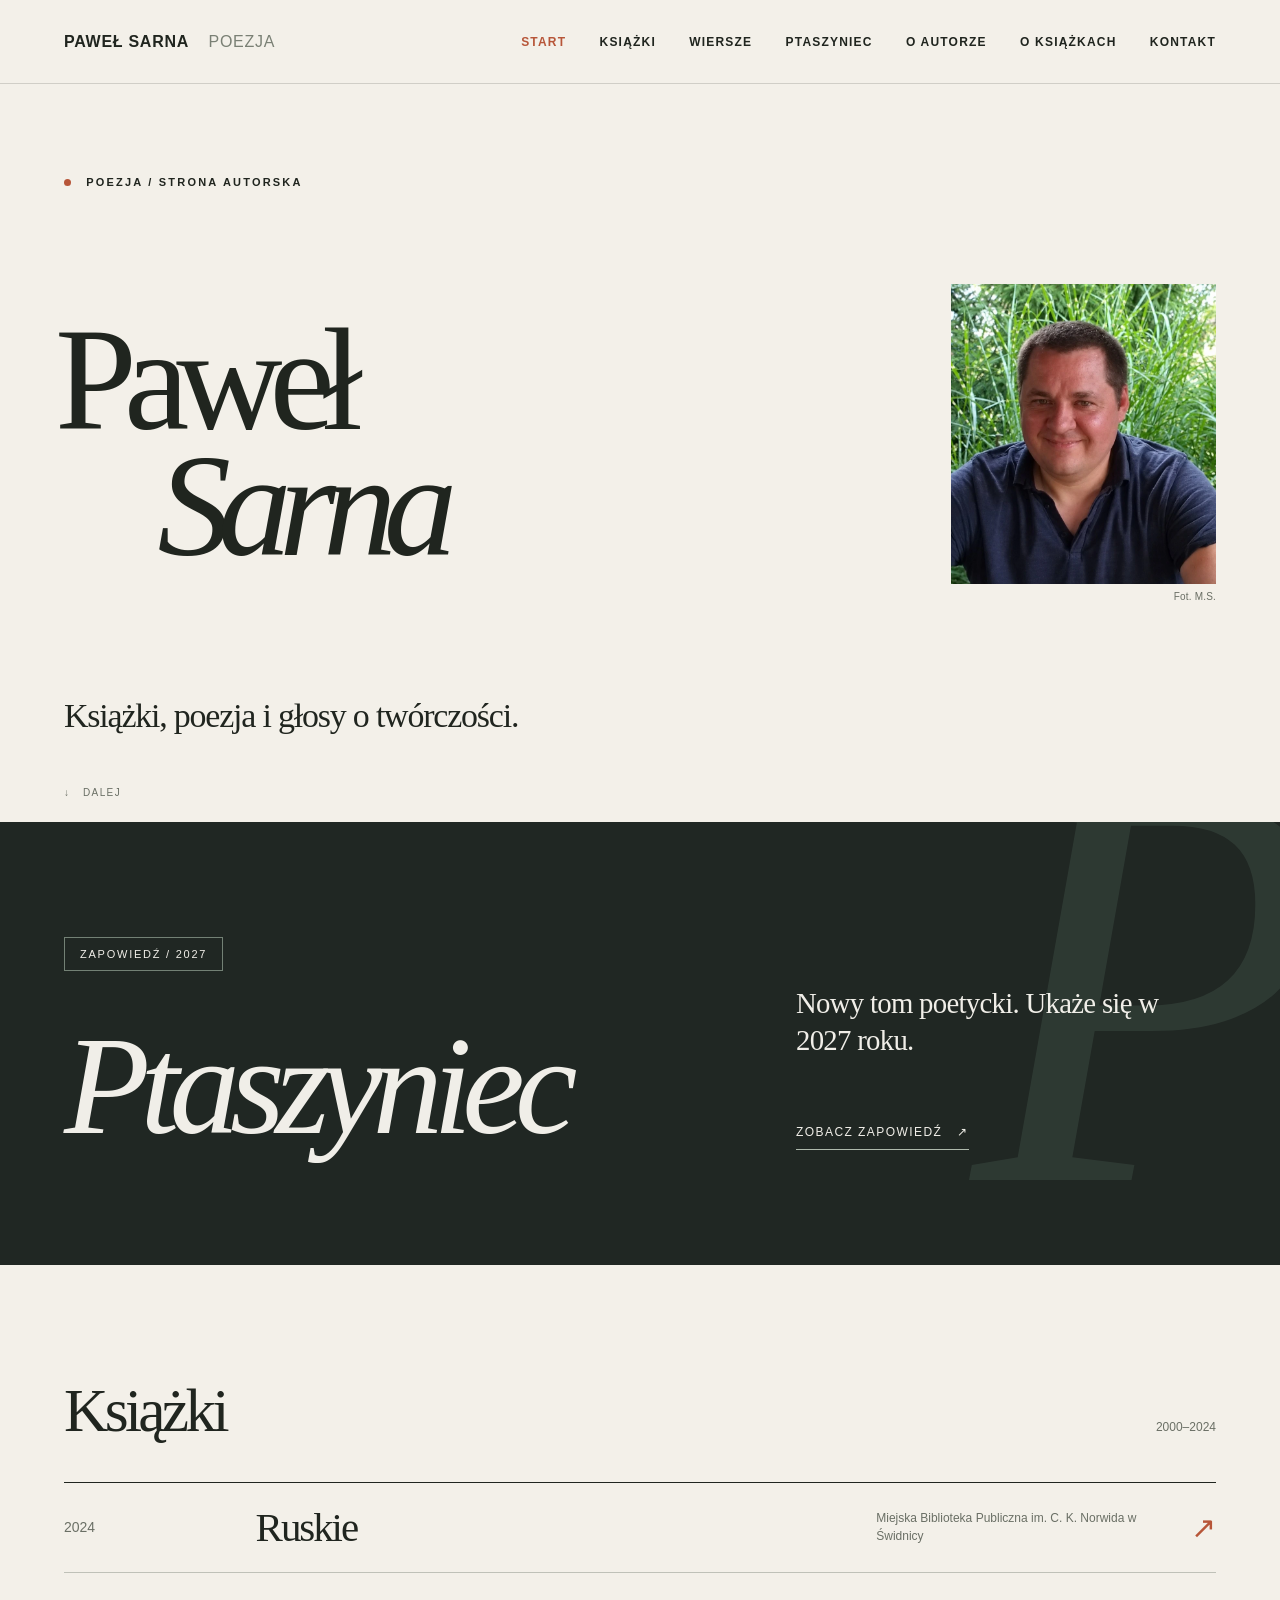
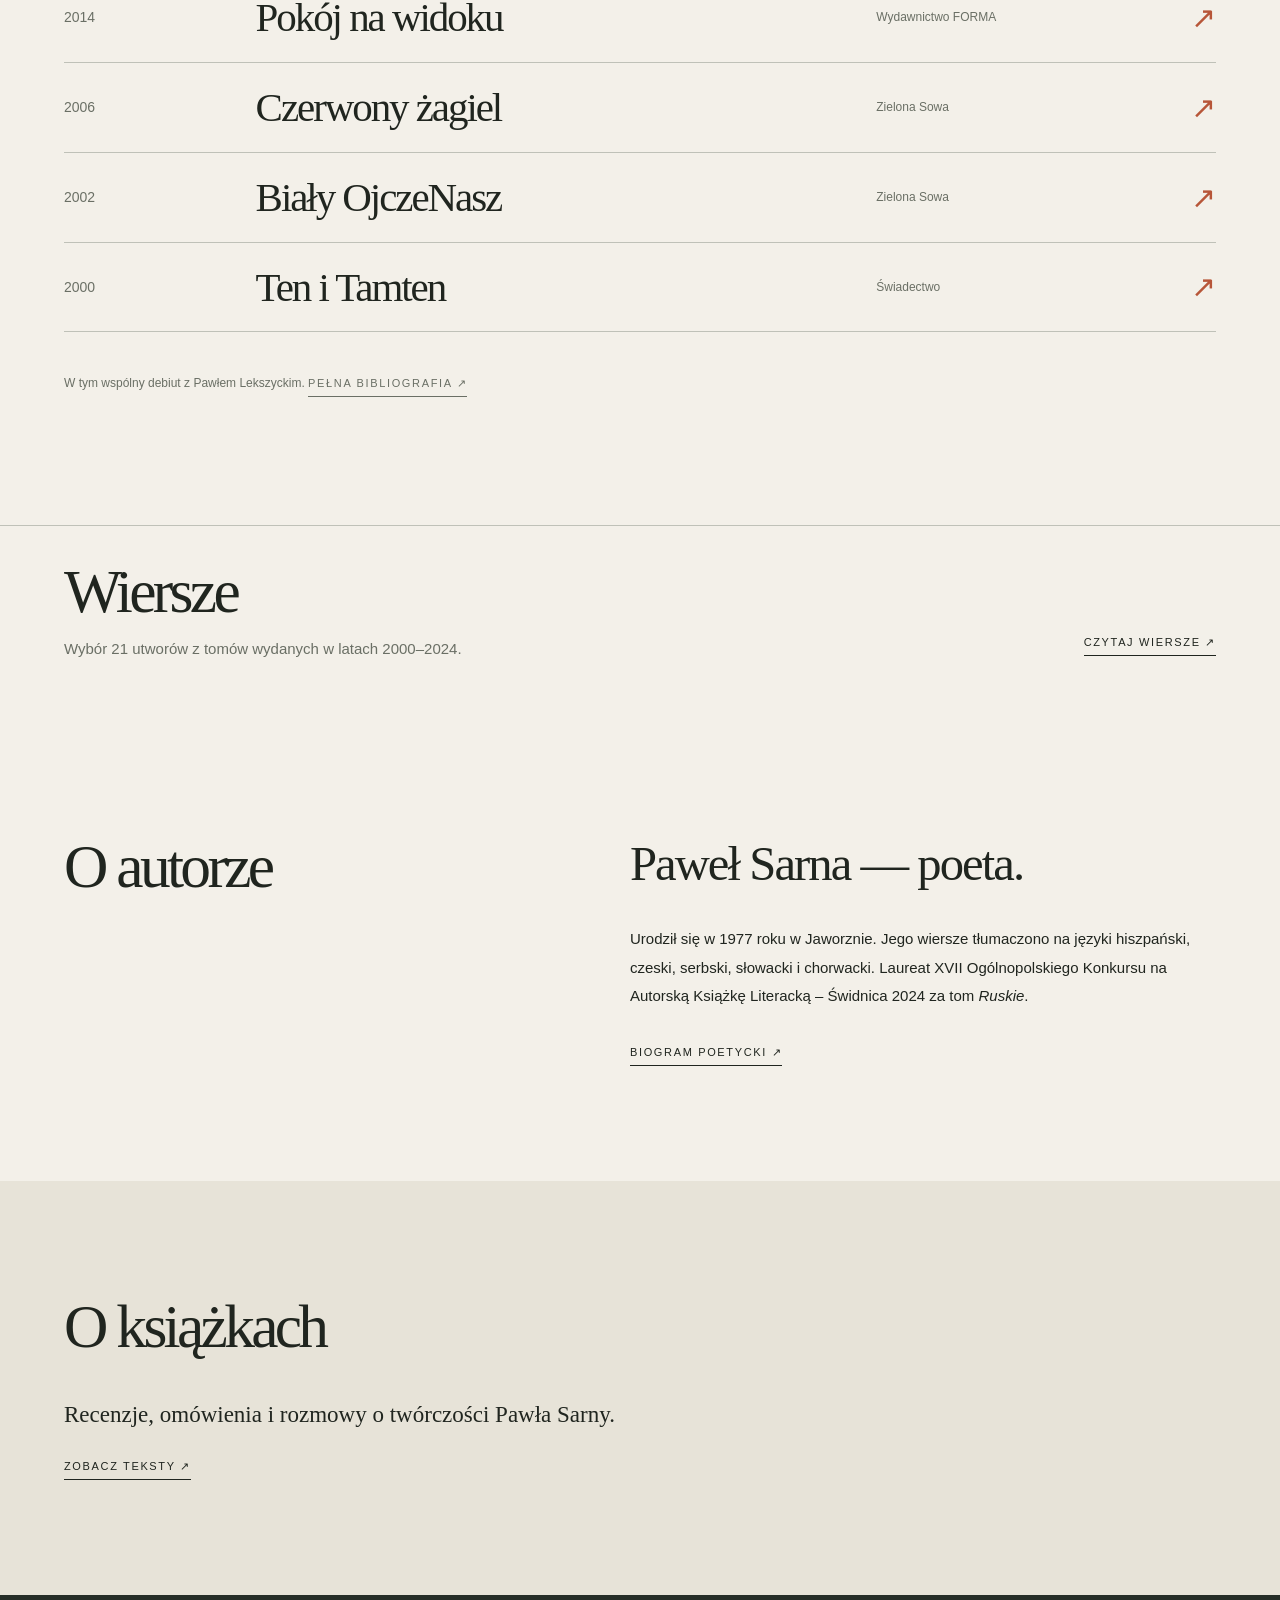
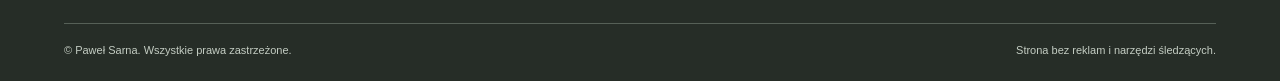
<file: index.html>
<!doctype html><html lang="pl"><head><meta charset="utf-8"><meta name="viewport" content="width=device-width, initial-scale=1"><meta name="color-scheme" content="light"><meta name="theme-color" content="#f3f0e9"><link rel="icon" type="image/svg+xml" href="favicon.svg"><link rel="stylesheet" href="style.css?v=naglowki-36-64-20261114"><script defer src="script.js"></script><title>Paweł Sarna – poeta | Wiersze, książki i biogram</title><meta name="description" content="Paweł Sarna – poeta. Wiersze, książki, biogram, recenzje i zapowiedź nowego tomu „Ptaszyniec” (2027)."><meta property="og:title" content="Paweł Sarna – poeta | Wiersze, książki i biogram"><meta property="og:description" content="Paweł Sarna – poeta. Wiersze, książki, biogram, recenzje i zapowiedź nowego tomu „Ptaszyniec” (2027)."><meta property="og:type" content="website"><link rel="canonical" href="https://pawelsarna.github.io/"><meta name="author" content="Paweł Sarna"><meta property="og:url" content="https://pawelsarna.github.io/"><meta property="og:site_name" content="Paweł Sarna — poezja"><meta property="og:locale" content="pl_PL"><meta property="og:image" content="https://pawelsarna.github.io/og-pawel-sarna.png"><meta property="og:image:secure_url" content="https://pawelsarna.github.io/og-pawel-sarna.png"><meta property="og:image:type" content="image/png"><meta property="og:image:width" content="1200"><meta property="og:image:height" content="630"><meta property="og:image:alt" content="Paweł Sarna — poezja, oficjalna strona autorska"><meta name="twitter:card" content="summary_large_image"><meta name="twitter:title" content="Paweł Sarna – poeta | Wiersze, książki i biogram"><meta name="twitter:description" content="Paweł Sarna – poeta. Wiersze, książki, biogram, recenzje i zapowiedź nowego tomu „Ptaszyniec” (2027)."><meta name="twitter:image" content="https://pawelsarna.github.io/og-pawel-sarna.png"><script type="application/ld+json">{"@context":"https://schema.org","@graph":[{"@type":"Person","@id":"https://pawelsarna.github.io/#autor","name":"Paweł Sarna","url":"https://pawelsarna.github.io/","description":"Polski poeta, autor tomów Ten i Tamten, Biały OjczeNasz, Czerwony żagiel, Pokój na widoku i Ruskie.","birthDate":"1977","birthPlace":{"@type":"Place","name":"Jaworzno"},"hasOccupation":{"@type":"Occupation","name":"Poeta"}},{"@type":"WebSite","@id":"https://pawelsarna.github.io/#witryna","url":"https://pawelsarna.github.io/","name":"Paweł Sarna – poezja","inLanguage":"pl","publisher":{"@id":"https://pawelsarna.github.io/#autor"}},{"@type":"WebPage","@id":"https://pawelsarna.github.io/#strona","url":"https://pawelsarna.github.io/","name":"Paweł Sarna – poeta | Wiersze, książki i biogram","description":"Paweł Sarna – poeta. Wiersze, książki, biogram, recenzje i zapowiedź nowego tomu „Ptaszyniec” (2027).","inLanguage":"pl","isPartOf":{"@id":"https://pawelsarna.github.io/#witryna"},"about":{"@id":"https://pawelsarna.github.io/#autor"},"mainEntity":{"@id":"https://pawelsarna.github.io/#autor"}}]}</script><meta name="google-site-verification" content="Xz0HZo8JojsOXzrcu-SVGrXaliGndkDuEV7CHBp7d40"></head><body><a class="skip" href="#tresc">Przejdź do treści</a><header class="site-header"><div class="shell nav"><a class="brand" href="index.html" aria-label="Paweł Sarna, strona główna">Paweł Sarna <span>poezja</span></a><button class="nav-toggle" aria-label="Otwórz lub zamknij menu" aria-expanded="false" aria-controls="menu">Menu ☰</button><nav id="menu" class="nav-links" aria-label="Nawigacja główna"><a href="index.html" class="active" aria-current="page">Start</a><a href="ksiazki.html">Książki</a><a href="wiersze.html">Wiersze</a><a href="ptaszyniec.html">Ptaszyniec</a><a href="o-autorze.html">O autorze</a><a href="o-ksiazkach.html">O książkach</a><a href="kontakt.html">Kontakt</a></nav></div></header><main id="tresc"><section class="shell hero" aria-labelledby="main-title"><div class="hero-top"><div class="eyebrow"><span class="point"></span> Poezja / Strona autorska</div></div><div class="hero-main"><h1 class="hero-name" id="main-title">Paweł<span class="surname">Sarna</span></h1><figure class="hero-portrait"><img src="assets/pawel-sarna-portret-ostry.webp" alt="Portret Pawła Sarny" width="818" height="925" fetchpriority="high" decoding="async"><figcaption>Fot. M.S.</figcaption></figure></div><div class="hero-bottom"><p class="hero-deck">Książki, poezja i głosy o twórczości.</p></div><div class="scroll-note">↓ &nbsp; Dalej</div></section><section class="feature" aria-labelledby="pt-title"><div class="feature-watermark" aria-hidden="true">P</div><div class="shell"><div class="feature-inner"><div><div class="feature-status">Zapowiedź / 2027</div><h2 id="pt-title">Ptaszyniec</h2></div><div class="feature-text"><p>Nowy tom poetycki. Ukaże się w 2027 roku.</p><a class="feature-link" href="ptaszyniec.html">Zobacz zapowiedź <span aria-hidden="true">↗</span></a></div></div></div></section><section class="shell section" id="ksiazki"><div class="section-head"><h2>Książki</h2><p>2000–2024</p></div><div class="book-table"><a class="book-row" href="ksiazki.html#ruskie"><span class="book-year">2024</span><span class="book-name">Ruskie</span><span class="book-pub">Miejska Biblioteka Publiczna im. C. K. Norwida w Świdnicy</span><span class="book-arrow" aria-hidden="true">↗</span></a><a class="book-row" href="ksiazki.html#pokoj"><span class="book-year">2014</span><span class="book-name">Pokój na widoku</span><span class="book-pub">Wydawnictwo FORMA</span><span class="book-arrow" aria-hidden="true">↗</span></a><a class="book-row" href="ksiazki.html#czerwony"><span class="book-year">2006</span><span class="book-name">Czerwony żagiel</span><span class="book-pub">Zielona Sowa</span><span class="book-arrow" aria-hidden="true">↗</span></a><a class="book-row" href="ksiazki.html#bialy"><span class="book-year">2002</span><span class="book-name">Biały OjczeNasz</span><span class="book-pub">Zielona Sowa</span><span class="book-arrow" aria-hidden="true">↗</span></a><a class="book-row" href="ksiazki.html#ten"><span class="book-year">2000</span><span class="book-name">Ten i Tamten</span><span class="book-pub">Świadectwo</span><span class="book-arrow" aria-hidden="true">↗</span></a></div><p class="book-note">W tym wspólny debiut z Pawłem Lekszyckim. <a class="text-link" href="ksiazki.html">Pełna bibliografia ↗</a></p></section><section class="shell home-poetry" id="wybor-wierszy" aria-labelledby="home-poetry-title"><div class="home-poetry-copy"><h2 id="home-poetry-title">Wiersze</h2><p>Wybór 21 utworów z tomów wydanych w latach 2000–2024.</p></div><a class="text-link" href="wiersze.html">Czytaj wiersze ↗</a></section><section class="shell section split home-bio" aria-labelledby="home-bio-title"><div><h2 id="home-bio-title">O autorze</h2></div><div><p class="bio-lead">Paweł Sarna — poeta.</p><p class="bio-p">Urodził się w 1977 roku w Jaworznie. Jego wiersze tłumaczono na języki hiszpański, czeski, serbski, słowacki i chorwacki. Laureat XVII Ogólnopolskiego Konkursu na Autorską Książkę Literacką – Świdnica 2024 za tom <em>Ruskie</em>.</p><a class="text-link" href="o-autorze.html">Biogram poetycki ↗</a></div></section><section class="press section"><div class="shell"><div class="section-head"><h2>O książkach</h2></div><p class="press-summary">Recenzje, omówienia i rozmowy o twórczości Pawła Sarny.</p><a class="text-link" href="o-ksiazkach.html">Zobacz teksty ↗</a></div></section></main><footer class="footer"><div class="shell"><div class="footer-bottom"><span>© Paweł Sarna. Wszystkie prawa zastrzeżone.</span><span>Strona bez reklam i narzędzi śledzących.</span></div></div></footer></body></html>
</file>
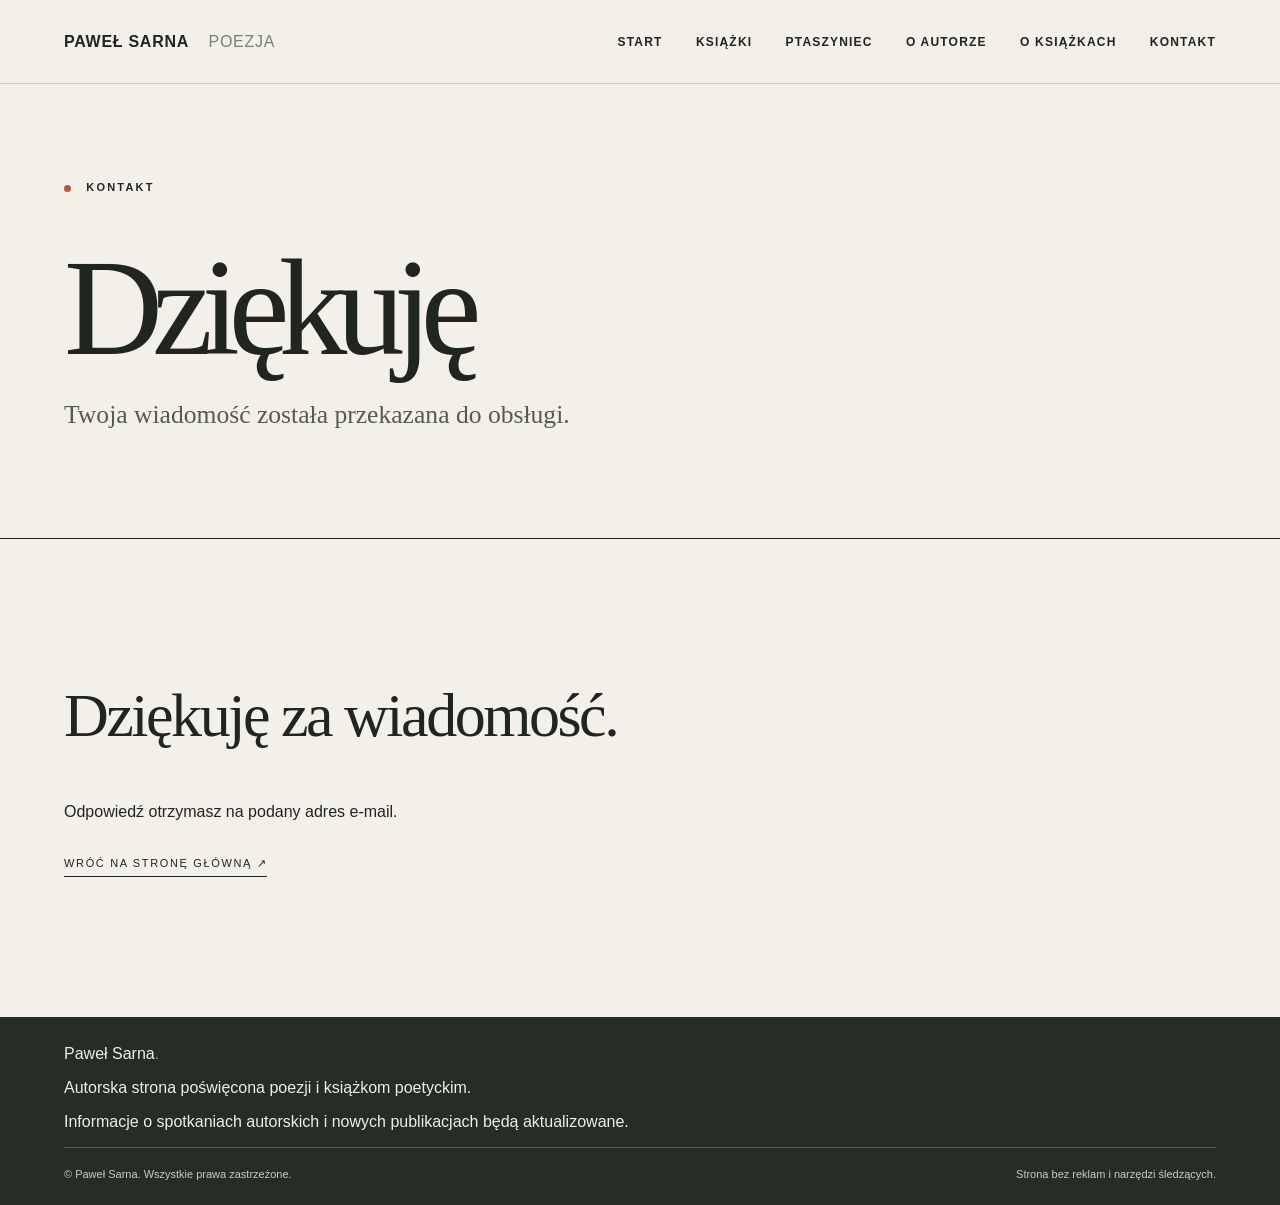
<file: dziekuje.html>
<!doctype html><html lang="pl"><head><meta charset="utf-8"><meta name="viewport" content="width=device-width, initial-scale=1"><meta name="color-scheme" content="light"><meta name="theme-color" content="#f3f0e9"><link rel="icon" type="image/svg+xml" href="favicon.svg"><link rel="stylesheet" href="style.css"><script defer src="script.js"></script><title>Wiadomość wysłana – Paweł Sarna</title><meta name="robots" content="noindex"><meta name="description" content="Potwierdzenie przekazania wiadomości do autora."><meta property="og:title" content="Wiadomość wysłana – Paweł Sarna"><meta property="og:description" content="Potwierdzenie przekazania wiadomości do autora."><meta property="og:type" content="website"><link rel="canonical" href="https://pawelsarna.github.io/dziekuje.html"><meta name="author" content="Paweł Sarna"><meta property="og:url" content="https://pawelsarna.github.io/dziekuje.html"><meta property="og:site_name" content="Paweł Sarna — poezja"><meta property="og:locale" content="pl_PL"><meta property="og:image" content="https://pawelsarna.github.io/og-pawel-sarna.png"><meta property="og:image:secure_url" content="https://pawelsarna.github.io/og-pawel-sarna.png"><meta property="og:image:type" content="image/png"><meta property="og:image:width" content="1200"><meta property="og:image:height" content="630"><meta property="og:image:alt" content="Paweł Sarna — poezja, oficjalna strona autorska"><meta name="twitter:card" content="summary_large_image"><meta name="twitter:title" content="Wiadomość wysłana – Paweł Sarna"><meta name="twitter:description" content="Potwierdzenie przekazania wiadomości do autora."><meta name="twitter:image" content="https://pawelsarna.github.io/og-pawel-sarna.png"></head><body><a class="skip" href="#tresc">Przejdź do treści</a><header class="site-header"><div class="shell nav"><a class="brand" href="index.html" aria-label="Paweł Sarna, strona główna">Paweł Sarna <span>poezja</span></a><button class="nav-toggle" aria-label="Otwórz lub zamknij menu" aria-expanded="false" aria-controls="menu">Menu ☰</button><nav id="menu" class="nav-links" aria-label="Nawigacja główna"><a href="index.html">Start</a><a href="ksiazki.html">Książki</a><a href="ptaszyniec.html">Ptaszyniec</a><a href="o-autorze.html">O autorze</a><a href="o-ksiazkach.html">O książkach</a><a href="kontakt.html">Kontakt</a></nav></div></header><main id="tresc"><section class="shell page-hero"><div class="eyebrow"><span class="point"></span> Kontakt</div><h1>Dziękuję</h1><p>Twoja wiadomość została przekazana do obsługi.</p></section><section class="shell contact-confirmation"><h2>Dziękuję za wiadomość.</h2><p>Odpowiedź otrzymasz na podany adres e-mail.</p><a class="text-link" href="index.html">Wróć na stronę główną ↗</a></section></main><footer class="footer"><div class="shell"><div class="footer-inner"><div class="footer-title">Paweł Sarna<span style="color:#c67e65">.</span></div><div><p>Autorska strona poświęcona poezji i książkom poetyckim.</p><p>Informacje o spotkaniach autorskich i nowych publikacjach będą aktualizowane.</p></div></div><div class="footer-bottom"><span>© Paweł Sarna. Wszystkie prawa zastrzeżone.</span><span>Strona bez reklam i narzędzi śledzących.</span></div></div></footer></body></html>
</file>
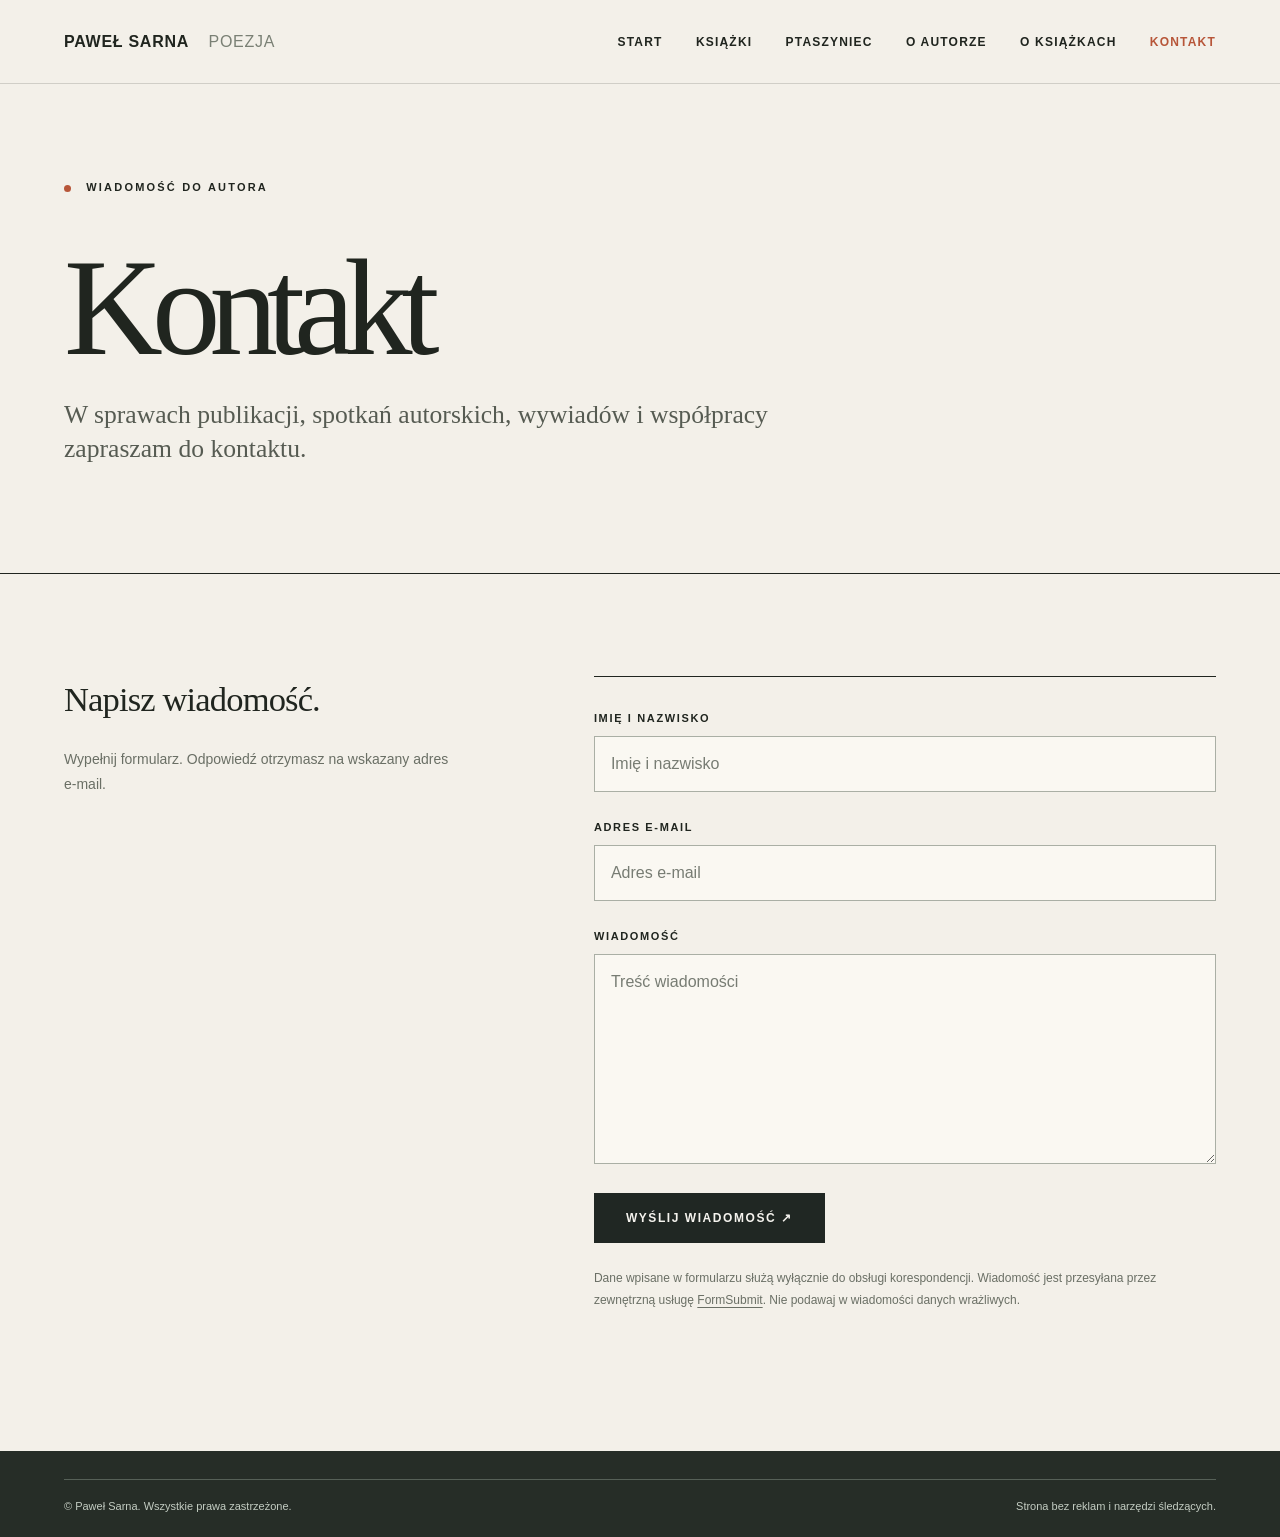
<file: kontakt.html>
<!doctype html><html lang="pl"><head><meta charset="utf-8"><meta name="viewport" content="width=device-width, initial-scale=1"><meta name="color-scheme" content="light"><meta name="theme-color" content="#f3f0e9"><link rel="icon" type="image/svg+xml" href="favicon.svg"><link rel="stylesheet" href="style.css?v=footer-20261114"><script defer src="script.js"></script><title>Kontakt z Pawłem Sarną | Spotkania autorskie i współpraca</title><meta name="description" content="Skontaktuj się z poetą Pawłem Sarną w sprawach publikacji, spotkań autorskich, wywiadów i współpracy. Formularz kontaktowy."><meta property="og:title" content="Kontakt z Pawłem Sarną | Spotkania autorskie i współpraca"><meta property="og:description" content="Skontaktuj się z poetą Pawłem Sarną w sprawach publikacji, spotkań autorskich, wywiadów i współpracy. Formularz kontaktowy."><meta property="og:type" content="website"><link rel="canonical" href="https://pawelsarna.github.io/kontakt.html"><meta name="author" content="Paweł Sarna"><meta property="og:url" content="https://pawelsarna.github.io/kontakt.html"><meta property="og:site_name" content="Paweł Sarna — poezja"><meta property="og:locale" content="pl_PL"><meta property="og:image" content="https://pawelsarna.github.io/og-pawel-sarna.png"><meta property="og:image:secure_url" content="https://pawelsarna.github.io/og-pawel-sarna.png"><meta property="og:image:type" content="image/png"><meta property="og:image:width" content="1200"><meta property="og:image:height" content="630"><meta property="og:image:alt" content="Paweł Sarna — poezja, oficjalna strona autorska"><meta name="twitter:card" content="summary_large_image"><meta name="twitter:title" content="Kontakt z Pawłem Sarną | Spotkania autorskie i współpraca"><meta name="twitter:description" content="Skontaktuj się z poetą Pawłem Sarną w sprawach publikacji, spotkań autorskich, wywiadów i współpracy. Formularz kontaktowy."><meta name="twitter:image" content="https://pawelsarna.github.io/og-pawel-sarna.png"><script type="application/ld+json">{"@context":"https://schema.org","@graph":[{"@type":"Person","@id":"https://pawelsarna.github.io/#autor","name":"Paweł Sarna","url":"https://pawelsarna.github.io/","description":"Polski poeta, autor tomów Ten i Tamten, Biały OjczeNasz, Czerwony żagiel, Pokój na widoku i Ruskie.","birthDate":"1977","birthPlace":{"@type":"Place","name":"Jaworzno"},"hasOccupation":{"@type":"Occupation","name":"Poeta"}},{"@type":"WebSite","@id":"https://pawelsarna.github.io/#witryna","url":"https://pawelsarna.github.io/","name":"Paweł Sarna – poezja","inLanguage":"pl","publisher":{"@id":"https://pawelsarna.github.io/#autor"}},{"@type":"ContactPage","@id":"https://pawelsarna.github.io/kontakt.html#strona","url":"https://pawelsarna.github.io/kontakt.html","name":"Kontakt z Pawłem Sarną | Spotkania autorskie i współpraca","description":"Skontaktuj się z poetą Pawłem Sarną w sprawach publikacji, spotkań autorskich, wywiadów i współpracy. Formularz kontaktowy.","inLanguage":"pl","isPartOf":{"@id":"https://pawelsarna.github.io/#witryna"},"about":{"@id":"https://pawelsarna.github.io/#autor"}}]}</script></head><body><a class="skip" href="#tresc">Przejdź do treści</a><header class="site-header"><div class="shell nav"><a class="brand" href="index.html" aria-label="Paweł Sarna, strona główna">Paweł Sarna <span>poezja</span></a><button class="nav-toggle" aria-label="Otwórz lub zamknij menu" aria-expanded="false" aria-controls="menu">Menu ☰</button><nav id="menu" class="nav-links" aria-label="Nawigacja główna"><a href="index.html">Start</a><a href="ksiazki.html">Książki</a><a href="ptaszyniec.html">Ptaszyniec</a><a href="o-autorze.html">O autorze</a><a href="o-ksiazkach.html">O książkach</a><a href="kontakt.html" class="active" aria-current="page">Kontakt</a></nav></div></header><main id="tresc"><section class="shell page-hero"><div class="eyebrow"><span class="point"></span> Wiadomość do autora</div><h1>Kontakt</h1><p>W sprawach publikacji, spotkań autorskich, wywiadów i współpracy zapraszam do kontaktu.</p></section><section class="shell contact-section"><div class="contact-layout"><div><p class="contact-intro">Napisz wiadomość.</p><p class="contact-info">Wypełnij formularz. Odpowiedź otrzymasz na wskazany adres e-mail.</p></div><form class="contact-form" method="POST" action="https://formsubmit.co/sarna.p@gmail.com"><input type="hidden" name="_subject" value="Kontakt ze strony autorskiej — Paweł Sarna"><input type="hidden" name="_next" value="https://pawelsarna.github.io/dziekuje.html"><input type="hidden" name="_template" value="table"><input type="text" name="_honey" tabindex="-1" autocomplete="off" aria-hidden="true" style="position:absolute;left:-10000px;width:1px;height:1px;opacity:0"><div class="contact-field"><label for="nadawca">Imię i nazwisko</label><input id="nadawca" name="name" type="text" autocomplete="name" maxlength="120" placeholder="Imię i nazwisko" required></div><div class="contact-field"><label for="email">Adres e-mail</label><input id="email" name="email" type="email" autocomplete="email" maxlength="254" placeholder="Adres e-mail" required></div><div class="contact-field"><label for="wiadomosc">Wiadomość</label><textarea id="wiadomosc" name="message" placeholder="Treść wiadomości" required minlength="5" maxlength="8000"></textarea></div><button class="contact-submit" type="submit">Wyślij wiadomość ↗</button><p class="contact-privacy">Dane wpisane w formularzu służą wyłącznie do obsługi korespondencji. Wiadomość jest przesyłana przez zewnętrzną usługę <a href="https://formsubmit.co/" target="_blank" rel="noopener noreferrer">FormSubmit</a>. Nie podawaj w wiadomości danych wrażliwych.</p></form></div></section></main><footer class="footer"><div class="shell"><div class="footer-bottom"><span>© Paweł Sarna. Wszystkie prawa zastrzeżone.</span><span>Strona bez reklam i narzędzi śledzących.</span></div></div></footer></body></html>
</file>
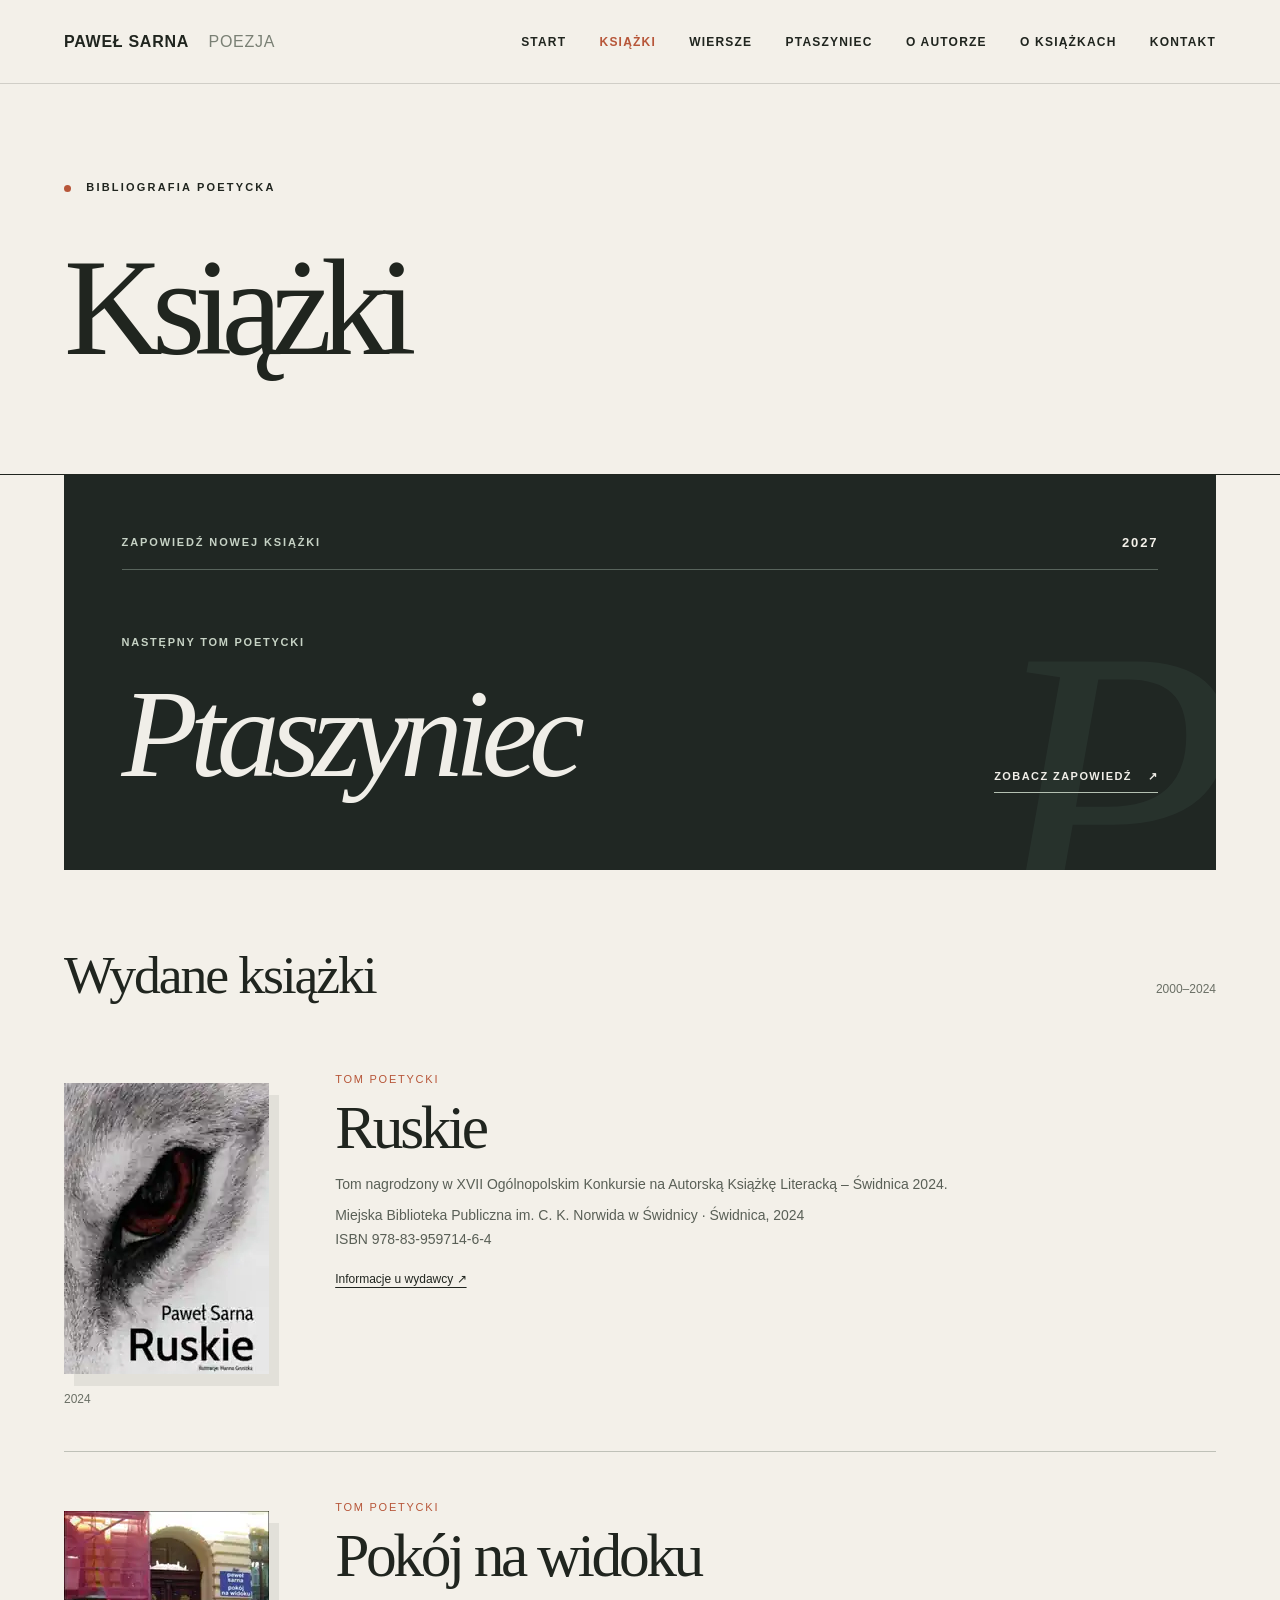
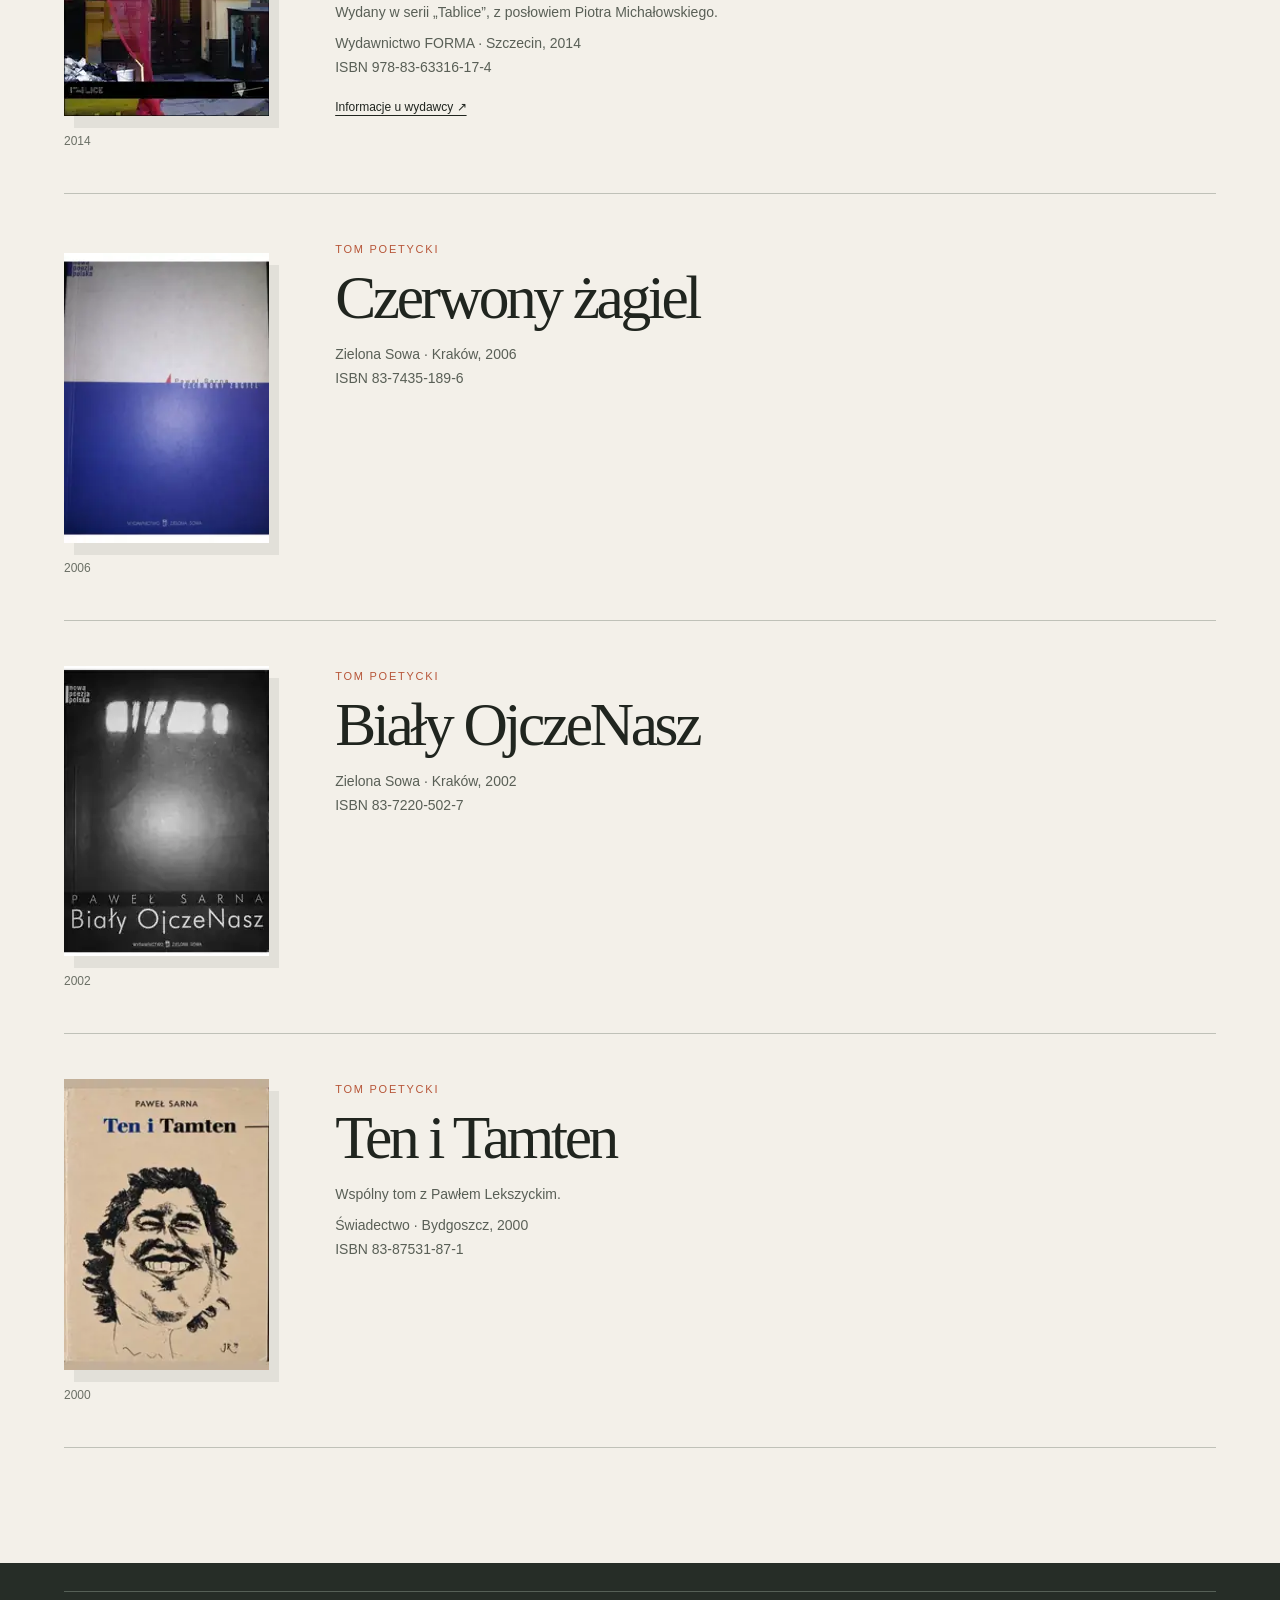
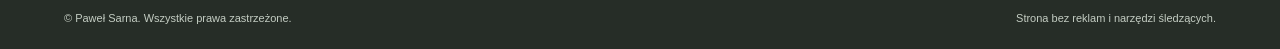
<file: ksiazki.html>
<!doctype html><html lang="pl"><head><meta charset="utf-8"><meta name="viewport" content="width=device-width, initial-scale=1"><meta name="color-scheme" content="light"><meta name="theme-color" content="#f3f0e9"><link rel="icon" type="image/svg+xml" href="favicon.svg"><link rel="stylesheet" href="style.css?v=footer-20261114"><script defer src="script.js"></script><title>Książki Pawła Sarny | Ruskie, Pokój na widoku i inne</title><meta name="description" content="Bibliografia poetycka Pawła Sarny: Ten i Tamten, Biały OjczeNasz, Czerwony żagiel, Pokój na widoku, Ruskie i zapowiedź Ptaszyńca."><meta property="og:title" content="Książki Pawła Sarny | Ruskie, Pokój na widoku i inne"><meta property="og:description" content="Bibliografia poetycka Pawła Sarny: Ten i Tamten, Biały OjczeNasz, Czerwony żagiel, Pokój na widoku, Ruskie i zapowiedź Ptaszyńca."><meta property="og:type" content="website"><link rel="canonical" href="https://pawelsarna.github.io/ksiazki.html"><meta name="author" content="Paweł Sarna"><meta property="og:url" content="https://pawelsarna.github.io/ksiazki.html"><meta property="og:site_name" content="Paweł Sarna — poezja"><meta property="og:locale" content="pl_PL"><meta property="og:image" content="https://pawelsarna.github.io/og-pawel-sarna.png"><meta property="og:image:secure_url" content="https://pawelsarna.github.io/og-pawel-sarna.png"><meta property="og:image:type" content="image/png"><meta property="og:image:width" content="1200"><meta property="og:image:height" content="630"><meta property="og:image:alt" content="Paweł Sarna — poezja, oficjalna strona autorska"><meta name="twitter:card" content="summary_large_image"><meta name="twitter:title" content="Książki Pawła Sarny | Ruskie, Pokój na widoku i inne"><meta name="twitter:description" content="Bibliografia poetycka Pawła Sarny: Ten i Tamten, Biały OjczeNasz, Czerwony żagiel, Pokój na widoku, Ruskie i zapowiedź Ptaszyńca."><meta name="twitter:image" content="https://pawelsarna.github.io/og-pawel-sarna.png"><script type="application/ld+json">{"@context":"https://schema.org","@graph":[{"@type":"Person","@id":"https://pawelsarna.github.io/#autor","name":"Paweł Sarna","url":"https://pawelsarna.github.io/","description":"Polski poeta, autor tomów Ten i Tamten, Biały OjczeNasz, Czerwony żagiel, Pokój na widoku i Ruskie.","birthDate":"1977","birthPlace":{"@type":"Place","name":"Jaworzno"},"hasOccupation":{"@type":"Occupation","name":"Poeta"}},{"@type":"WebSite","@id":"https://pawelsarna.github.io/#witryna","url":"https://pawelsarna.github.io/","name":"Paweł Sarna – poezja","inLanguage":"pl","publisher":{"@id":"https://pawelsarna.github.io/#autor"}},{"@type":"Book","@id":"https://pawelsarna.github.io/ksiazki.html#ruskie","url":"https://pawelsarna.github.io/ksiazki.html#ruskie","name":"Ruskie","author":{"@id":"https://pawelsarna.github.io/#autor"},"datePublished":"2024","isbn":"978-83-959714-6-4","genre":"Poezja","inLanguage":"pl","publisher":{"@type":"Organization","name":"Miejska Biblioteka Publiczna im. C. K. Norwida w Świdnicy"},"image":"https://pawelsarna.github.io/assets/ruskie.webp"},{"@type":"Book","@id":"https://pawelsarna.github.io/ksiazki.html#pokoj","url":"https://pawelsarna.github.io/ksiazki.html#pokoj","name":"Pokój na widoku","author":{"@id":"https://pawelsarna.github.io/#autor"},"datePublished":"2014","isbn":"978-83-63316-17-4","genre":"Poezja","inLanguage":"pl","publisher":{"@type":"Organization","name":"Wydawnictwo FORMA"},"image":"https://pawelsarna.github.io/assets/pokoj-na-widoku.webp"},{"@type":"Book","@id":"https://pawelsarna.github.io/ksiazki.html#czerwony","url":"https://pawelsarna.github.io/ksiazki.html#czerwony","name":"Czerwony żagiel","author":{"@id":"https://pawelsarna.github.io/#autor"},"datePublished":"2006","isbn":"83-7435-189-6","genre":"Poezja","inLanguage":"pl","publisher":{"@type":"Organization","name":"Zielona Sowa"},"image":"https://pawelsarna.github.io/assets/czerwony-zagiel.webp"},{"@type":"Book","@id":"https://pawelsarna.github.io/ksiazki.html#bialy","url":"https://pawelsarna.github.io/ksiazki.html#bialy","name":"Biały OjczeNasz","author":{"@id":"https://pawelsarna.github.io/#autor"},"datePublished":"2002","isbn":"83-7220-502-7","genre":"Poezja","inLanguage":"pl","publisher":{"@type":"Organization","name":"Zielona Sowa"},"image":"https://pawelsarna.github.io/assets/bialy-ojczenasz.webp"},{"@type":"Book","@id":"https://pawelsarna.github.io/ksiazki.html#ten","url":"https://pawelsarna.github.io/ksiazki.html#ten","name":"Ten i Tamten","author":[{"@id":"https://pawelsarna.github.io/#autor"},{"@type":"Person","name":"Paweł Lekszycki"}],"datePublished":"2000","isbn":"83-87531-87-1","genre":"Poezja","inLanguage":"pl","publisher":{"@type":"Organization","name":"Świadectwo"},"image":"https://pawelsarna.github.io/assets/ten-i-tamten.webp"},{"@type":"CollectionPage","@id":"https://pawelsarna.github.io/ksiazki.html#strona","url":"https://pawelsarna.github.io/ksiazki.html","name":"Książki Pawła Sarny | Ruskie, Pokój na widoku i inne","description":"Bibliografia poetycka Pawła Sarny: Ten i Tamten, Biały OjczeNasz, Czerwony żagiel, Pokój na widoku, Ruskie i zapowiedź Ptaszyńca.","inLanguage":"pl","isPartOf":{"@id":"https://pawelsarna.github.io/#witryna"},"about":{"@id":"https://pawelsarna.github.io/#autor"},"mainEntity":[{"@id":"https://pawelsarna.github.io/ksiazki.html#ruskie"},{"@id":"https://pawelsarna.github.io/ksiazki.html#pokoj"},{"@id":"https://pawelsarna.github.io/ksiazki.html#czerwony"},{"@id":"https://pawelsarna.github.io/ksiazki.html#bialy"},{"@id":"https://pawelsarna.github.io/ksiazki.html#ten"}]}]}</script></head><body><a class="skip" href="#tresc">Przejdź do treści</a><header class="site-header"><div class="shell nav"><a class="brand" href="index.html" aria-label="Paweł Sarna, strona główna">Paweł Sarna <span>poezja</span></a><button class="nav-toggle" aria-label="Otwórz lub zamknij menu" aria-expanded="false" aria-controls="menu">Menu ☰</button><nav id="menu" class="nav-links" aria-label="Nawigacja główna"><a href="index.html">Start</a><a href="ksiazki.html" class="active" aria-current="page">Książki</a><a href="wiersze.html">Wiersze</a><a href="ptaszyniec.html">Ptaszyniec</a><a href="o-autorze.html">O autorze</a><a href="o-ksiazkach.html">O książkach</a><a href="kontakt.html">Kontakt</a></nav></div></header><main id="tresc"><section class="shell page-hero"><div class="eyebrow"><span class="point"></span> Bibliografia poetycka</div><h1>Książki</h1></section><section class="shell books-preview" id="ptaszyniec" aria-labelledby="new-book-title"><div class="books-preview-inner"><div class="books-preview-meta"><span>Zapowiedź nowej książki</span><span>2027</span></div><div class="books-preview-body"><div><p class="books-preview-kicker">Następny tom poetycki</p><h2 id="new-book-title"><em>Ptaszyniec</em></h2></div><div class="books-preview-info"><a href="ptaszyniec.html">Zobacz zapowiedź <span aria-hidden="true">↗</span></a></div></div></div></section><div class="shell published-books-heading"><h2>Wydane książki</h2><span>2000–2024</span></div><div class="shell section"><article class="book-detail book-detail--with-cover" id="ruskie"><div class="book-cover-wrap"><a class="book-cover-link book-cover-link--local" href="assets/ruskie.webp" target="_blank" rel="noopener noreferrer" aria-label="Otwórz okładkę tomu Ruskie"><img src="assets/ruskie.webp" alt="Okładka tomu Ruskie Pawła Sarny, 2024, zbliżenie oka z czerwoną tęczówką" loading="lazy" decoding="async" width="205" height="291"></a><span class="book-cover-year">2024</span></div><div><span class="year-badge">Tom poetycki</span><h2>Ruskie</h2><p>Tom nagrodzony w XVII Ogólnopolskim Konkursie na Autorską Książkę Literacką – Świdnica 2024.</p><p>Miejska Biblioteka Publiczna im. C. K. Norwida w Świdnicy · Świdnica, 2024<br>ISBN 978-83-959714-6-4</p><a href="https://mbp.swidnica.pl/2024/05/27/27394/" target="_blank" rel="noopener noreferrer">Informacje u wydawcy ↗</a></div></article><article class="book-detail book-detail--with-cover" id="pokoj"><div class="book-cover-wrap"><a class="book-cover-link book-cover-link--local" href="assets/pokoj-na-widoku.webp" target="_blank" rel="noopener noreferrer" aria-label="Otwórz okładkę książki Pokój na widoku"><img src="assets/pokoj-na-widoku.webp" alt="Okładka tomu Pokój na widoku Pawła Sarny, 2014; fotografia wejścia do kamienicy, po lewej czerwone rusztowanie" loading="lazy" decoding="async" width="220" height="220"></a><span class="book-cover-year">2014</span></div><div><span class="year-badge">Tom poetycki</span><h2>Pokój na widoku</h2><p>Wydany w serii „Tablice”, z posłowiem Piotra Michałowskiego.</p><p>Wydawnictwo FORMA · Szczecin, 2014<br>ISBN 978-83-63316-17-4</p><a href="https://ww.wforma.eu/sarna-pawel.html" target="_blank" rel="noopener noreferrer">Informacje u wydawcy ↗</a></div></article><article class="book-detail book-detail--with-cover" id="czerwony"><div class="book-cover-wrap"><a class="book-cover-link book-cover-link--local" href="assets/czerwony-zagiel.webp" target="_blank" rel="noopener noreferrer" aria-label="Otwórz okładkę książki Czerwony żagiel"><img src="assets/czerwony-zagiel.webp" alt="Okładka tomu Czerwony żagiel Pawła Sarny, 2006, biała i niebieska" loading="lazy" decoding="async" width="260" height="368"></a><span class="book-cover-year">2006</span></div><div><span class="year-badge">Tom poetycki</span><h2>Czerwony żagiel</h2><p>Zielona Sowa · Kraków, 2006<br>ISBN 83-7435-189-6</p></div></article><article class="book-detail book-detail--with-cover" id="bialy"><div class="book-cover-wrap"><img src="assets/bialy-ojczenasz.webp" alt="Okładka tomu Biały OjczeNasz Pawła Sarny, 2002" loading="lazy" decoding="async" width="205" height="290"><span class="book-cover-year">2002</span></div><div><span class="year-badge">Tom poetycki</span><h2>Biały OjczeNasz</h2><p>Zielona Sowa · Kraków, 2002<br>ISBN 83-7220-502-7</p></div></article><article class="book-detail book-detail--with-cover" id="ten"><div class="book-cover-wrap"><img src="assets/ten-i-tamten.webp" alt="Okładka części Pawła Sarny książki Ten i Tamten, 2000" loading="lazy" width="195" height="277"><span class="book-cover-year">2000</span></div><div><span class="year-badge">Tom poetycki</span><h2>Ten i Tamten</h2><p>Wspólny tom z Pawłem Lekszyckim.</p><p>Świadectwo · Bydgoszcz, 2000<br>ISBN 83-87531-87-1</p></div></article></div></main><footer class="footer"><div class="shell"><div class="footer-bottom"><span>© Paweł Sarna. Wszystkie prawa zastrzeżone.</span><span>Strona bez reklam i narzędzi śledzących.</span></div></div></footer></body></html>
</file>
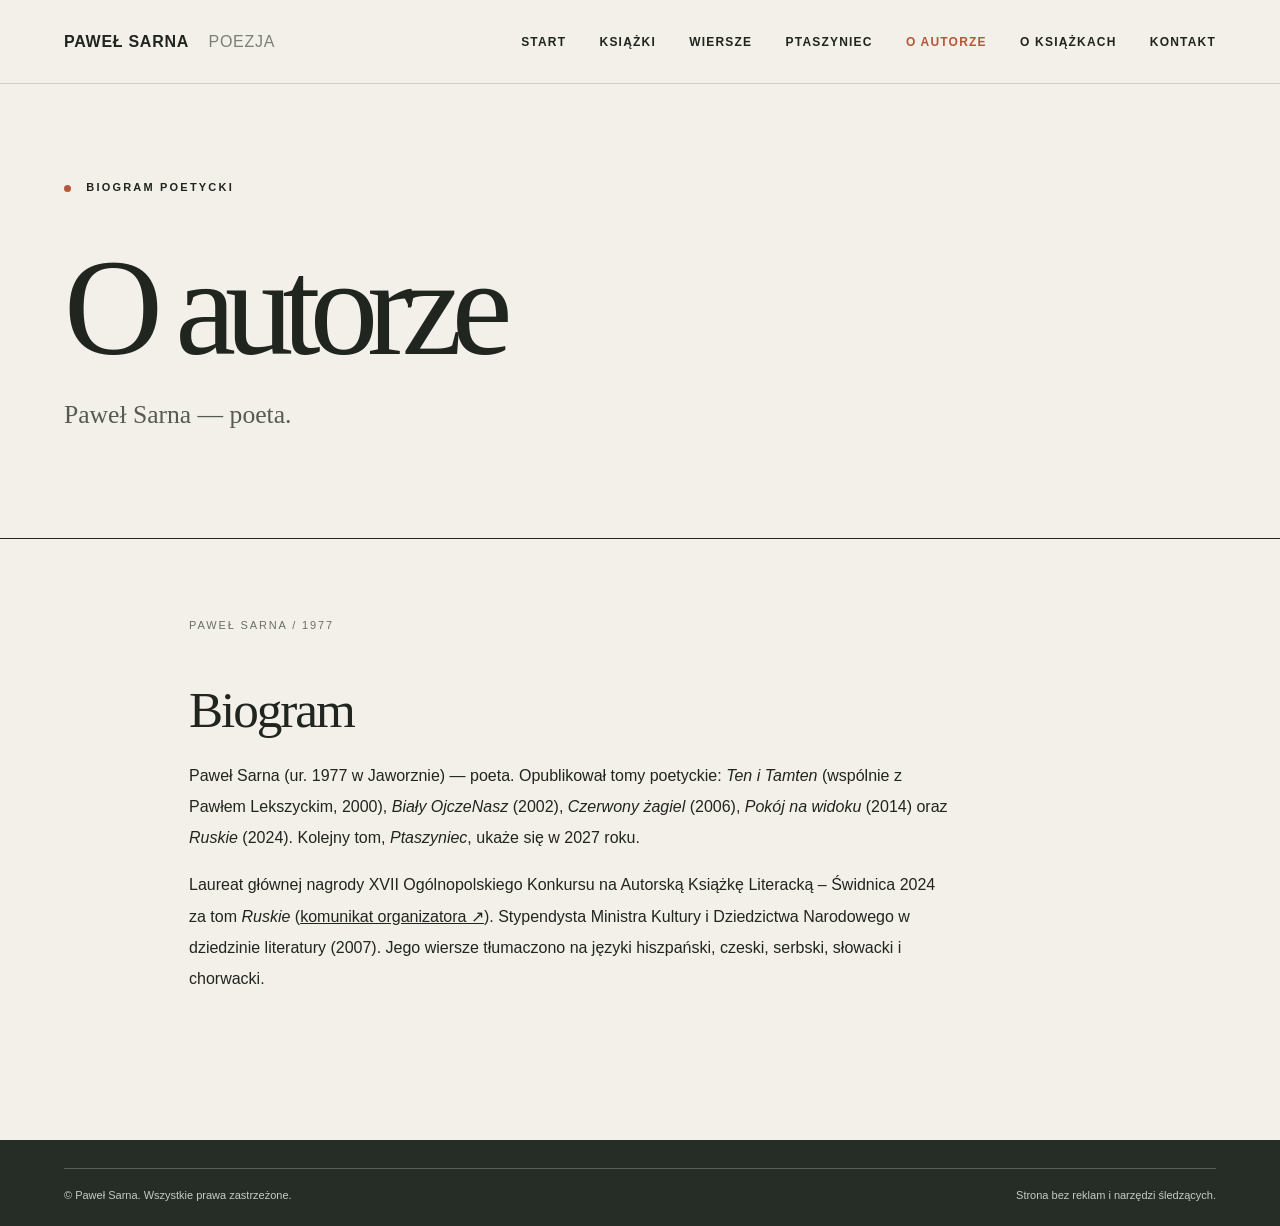
<file: o-autorze.html>
<!doctype html><html lang="pl"><head><meta charset="utf-8"><meta name="viewport" content="width=device-width, initial-scale=1"><meta name="color-scheme" content="light"><meta name="theme-color" content="#f3f0e9"><link rel="icon" type="image/svg+xml" href="favicon.svg"><link rel="stylesheet" href="style.css?v=footer-20261114"><script defer src="script.js"></script><title>Paweł Sarna – biogram poety, nagrody i przekłady</title><meta name="description" content="Paweł Sarna (ur. 1977) – poeta. Poznaj jego biogram, książki, nagrody literackie i języki, na które tłumaczono jego wiersze."><meta property="og:title" content="Paweł Sarna – biogram poety, nagrody i przekłady"><meta property="og:description" content="Paweł Sarna (ur. 1977) – poeta. Poznaj jego biogram, książki, nagrody literackie i języki, na które tłumaczono jego wiersze."><meta property="og:type" content="website"><link rel="canonical" href="https://pawelsarna.github.io/o-autorze.html"><meta name="author" content="Paweł Sarna"><meta property="og:url" content="https://pawelsarna.github.io/o-autorze.html"><meta property="og:site_name" content="Paweł Sarna — poezja"><meta property="og:locale" content="pl_PL"><meta property="og:image" content="https://pawelsarna.github.io/og-pawel-sarna.png"><meta property="og:image:secure_url" content="https://pawelsarna.github.io/og-pawel-sarna.png"><meta property="og:image:type" content="image/png"><meta property="og:image:width" content="1200"><meta property="og:image:height" content="630"><meta property="og:image:alt" content="Paweł Sarna — poezja, oficjalna strona autorska"><meta name="twitter:card" content="summary_large_image"><meta name="twitter:title" content="Paweł Sarna – biogram poety, nagrody i przekłady"><meta name="twitter:description" content="Paweł Sarna (ur. 1977) – poeta. Poznaj jego biogram, książki, nagrody literackie i języki, na które tłumaczono jego wiersze."><meta name="twitter:image" content="https://pawelsarna.github.io/og-pawel-sarna.png"><script type="application/ld+json">{"@context":"https://schema.org","@graph":[{"@type":"Person","@id":"https://pawelsarna.github.io/#autor","name":"Paweł Sarna","url":"https://pawelsarna.github.io/","description":"Polski poeta, autor tomów Ten i Tamten, Biały OjczeNasz, Czerwony żagiel, Pokój na widoku i Ruskie.","birthDate":"1977","birthPlace":{"@type":"Place","name":"Jaworzno"},"hasOccupation":{"@type":"Occupation","name":"Poeta"}},{"@type":"WebSite","@id":"https://pawelsarna.github.io/#witryna","url":"https://pawelsarna.github.io/","name":"Paweł Sarna – poezja","inLanguage":"pl","publisher":{"@id":"https://pawelsarna.github.io/#autor"}},{"@type":"ProfilePage","@id":"https://pawelsarna.github.io/o-autorze.html#strona","url":"https://pawelsarna.github.io/o-autorze.html","name":"Paweł Sarna – biogram poety, nagrody i przekłady","description":"Paweł Sarna (ur. 1977) – poeta. Poznaj jego biogram, książki, nagrody literackie i języki, na które tłumaczono jego wiersze.","inLanguage":"pl","isPartOf":{"@id":"https://pawelsarna.github.io/#witryna"},"about":{"@id":"https://pawelsarna.github.io/#autor"},"mainEntity":{"@id":"https://pawelsarna.github.io/#autor"}}]}</script></head><body><a class="skip" href="#tresc">Przejdź do treści</a><header class="site-header"><div class="shell nav"><a class="brand" href="index.html" aria-label="Paweł Sarna, strona główna">Paweł Sarna <span>poezja</span></a><button class="nav-toggle" aria-label="Otwórz lub zamknij menu" aria-expanded="false" aria-controls="menu">Menu ☰</button><nav id="menu" class="nav-links" aria-label="Nawigacja główna"><a href="index.html">Start</a><a href="ksiazki.html">Książki</a><a href="wiersze.html">Wiersze</a><a href="ptaszyniec.html">Ptaszyniec</a><a href="o-autorze.html" class="active" aria-current="page">O autorze</a><a href="o-ksiazkach.html">O książkach</a><a href="kontakt.html">Kontakt</a></nav></div></header><main id="tresc"><section class="shell page-hero"><div class="eyebrow"><span class="point"></span> Biogram poetycki</div><h1>O autorze</h1><p>Paweł Sarna — poeta.</p></section><div class="article-wrap"><div class="number-chip">Paweł Sarna / 1977</div><h2>Biogram</h2><p>Paweł Sarna (ur. 1977 w Jaworznie) — poeta. Opublikował tomy poetyckie: <em>Ten i Tamten</em> (wspólnie z Pawłem Lekszyckim, 2000), <em>Biały OjczeNasz</em> (2002), <em>Czerwony żagiel</em> (2006), <em>Pokój na widoku</em> (2014) oraz <em>Ruskie</em> (2024). Kolejny tom, <em>Ptaszyniec</em>, ukaże się w 2027 roku.</p><p>Laureat głównej nagrody XVII Ogólnopolskiego Konkursu na Autorską Książkę Literacką – Świdnica 2024 za tom <em>Ruskie</em> (<a href="https://mbp.swidnica.pl/2024/05/27/27394/" target="_blank" rel="noopener noreferrer"><u>komunikat organizatora ↗</u></a>). Stypendysta Ministra Kultury i Dziedzictwa Narodowego w dziedzinie literatury (2007). Jego wiersze tłumaczono na języki hiszpański, czeski, serbski, słowacki i chorwacki.</p></div></main><footer class="footer"><div class="shell"><div class="footer-bottom"><span>© Paweł Sarna. Wszystkie prawa zastrzeżone.</span><span>Strona bez reklam i narzędzi śledzących.</span></div></div></footer></body></html>
</file>
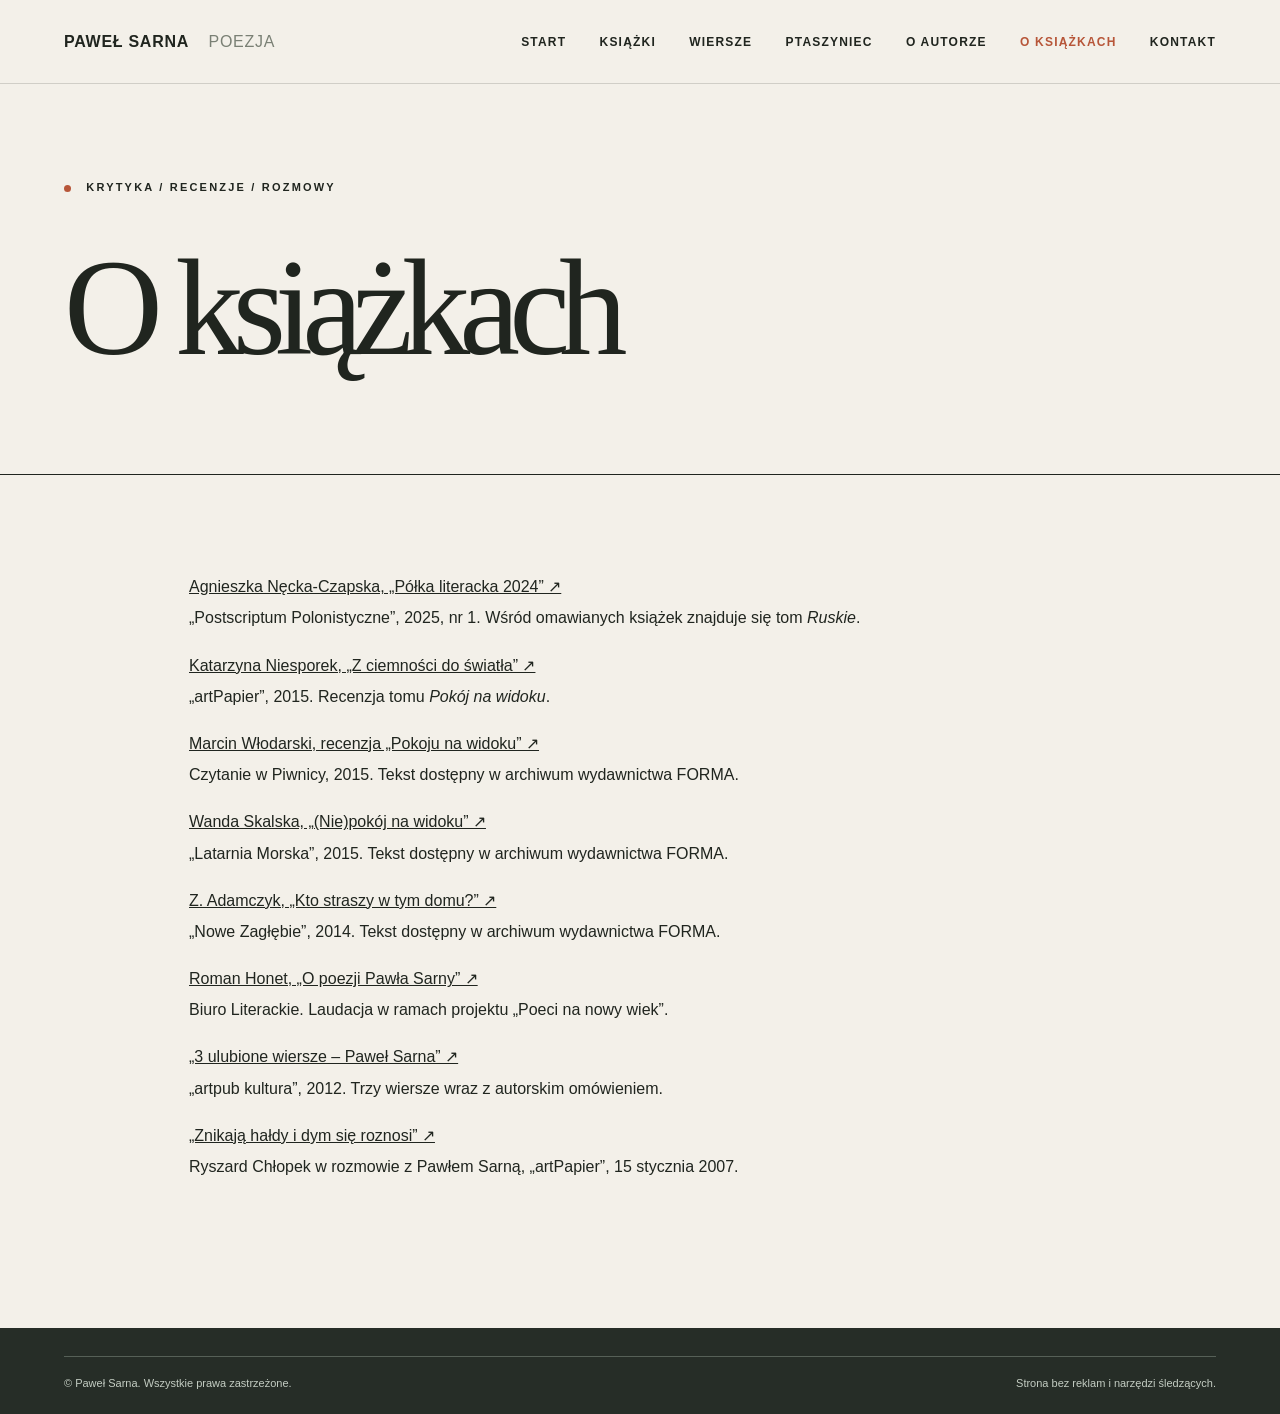
<file: o-ksiazkach.html>
<!doctype html><html lang="pl"><head><meta charset="utf-8"><meta name="viewport" content="width=device-width, initial-scale=1"><meta name="color-scheme" content="light"><meta name="theme-color" content="#f3f0e9"><link rel="icon" type="image/svg+xml" href="favicon.svg"><link rel="stylesheet" href="style.css?v=footer-20261114"><script defer src="script.js"></script><title>Recenzje poezji Pawła Sarny | Ruskie i Pokój na widoku</title><meta name="description" content="Recenzje, omówienia i głosy krytyczne o książkach Pawła Sarny, między innymi o tomach Ruskie i Pokój na widoku."><meta property="og:title" content="Recenzje poezji Pawła Sarny | Ruskie i Pokój na widoku"><meta property="og:description" content="Recenzje, omówienia i głosy krytyczne o książkach Pawła Sarny, między innymi o tomach Ruskie i Pokój na widoku."><meta property="og:type" content="website"><link rel="canonical" href="https://pawelsarna.github.io/o-ksiazkach.html"><meta name="author" content="Paweł Sarna"><meta property="og:url" content="https://pawelsarna.github.io/o-ksiazkach.html"><meta property="og:site_name" content="Paweł Sarna — poezja"><meta property="og:locale" content="pl_PL"><meta property="og:image" content="https://pawelsarna.github.io/og-pawel-sarna.png"><meta property="og:image:secure_url" content="https://pawelsarna.github.io/og-pawel-sarna.png"><meta property="og:image:type" content="image/png"><meta property="og:image:width" content="1200"><meta property="og:image:height" content="630"><meta property="og:image:alt" content="Paweł Sarna — poezja, oficjalna strona autorska"><meta name="twitter:card" content="summary_large_image"><meta name="twitter:title" content="Recenzje poezji Pawła Sarny | Ruskie i Pokój na widoku"><meta name="twitter:description" content="Recenzje, omówienia i głosy krytyczne o książkach Pawła Sarny, między innymi o tomach Ruskie i Pokój na widoku."><meta name="twitter:image" content="https://pawelsarna.github.io/og-pawel-sarna.png"><script type="application/ld+json">{"@context":"https://schema.org","@graph":[{"@type":"Person","@id":"https://pawelsarna.github.io/#autor","name":"Paweł Sarna","url":"https://pawelsarna.github.io/","description":"Polski poeta, autor tomów Ten i Tamten, Biały OjczeNasz, Czerwony żagiel, Pokój na widoku i Ruskie.","birthDate":"1977","birthPlace":{"@type":"Place","name":"Jaworzno"},"hasOccupation":{"@type":"Occupation","name":"Poeta"}},{"@type":"WebSite","@id":"https://pawelsarna.github.io/#witryna","url":"https://pawelsarna.github.io/","name":"Paweł Sarna – poezja","inLanguage":"pl","publisher":{"@id":"https://pawelsarna.github.io/#autor"}},{"@type":"CollectionPage","@id":"https://pawelsarna.github.io/o-ksiazkach.html#strona","url":"https://pawelsarna.github.io/o-ksiazkach.html","name":"Recenzje poezji Pawła Sarny | Ruskie i Pokój na widoku","description":"Recenzje, omówienia i głosy krytyczne o książkach Pawła Sarny, między innymi o tomach Ruskie i Pokój na widoku.","inLanguage":"pl","isPartOf":{"@id":"https://pawelsarna.github.io/#witryna"},"about":{"@id":"https://pawelsarna.github.io/#autor"}}]}</script></head><body><a class="skip" href="#tresc">Przejdź do treści</a><header class="site-header"><div class="shell nav"><a class="brand" href="index.html" aria-label="Paweł Sarna, strona główna">Paweł Sarna <span>poezja</span></a><button class="nav-toggle" aria-label="Otwórz lub zamknij menu" aria-expanded="false" aria-controls="menu">Menu ☰</button><nav id="menu" class="nav-links" aria-label="Nawigacja główna"><a href="index.html">Start</a><a href="ksiazki.html">Książki</a><a href="wiersze.html">Wiersze</a><a href="ptaszyniec.html">Ptaszyniec</a><a href="o-autorze.html">O autorze</a><a href="o-ksiazkach.html" class="active" aria-current="page">O książkach</a><a href="kontakt.html">Kontakt</a></nav></div></header><main id="tresc"><section class="shell page-hero"><div class="eyebrow"><span class="point"></span> Krytyka / recenzje / rozmowy</div><h1>O książkach</h1></section><div class="article-wrap"><p><a href="https://journals.us.edu.pl/index.php/PPol/article/view/18434" target="_blank" rel="noopener noreferrer"><u>Agnieszka Nęcka-Czapska, „Półka literacka 2024” ↗</u></a><br>„Postscriptum Polonistyczne”, 2025, nr 1. Wśród omawianych książek znajduje się tom <em>Ruskie</em>.</p><p><a href="https://www.artpapier.com/index.php?page=artykul&amp;wydanie=217&amp;artykul=4779" target="_blank" rel="noopener noreferrer"><u>Katarzyna Niesporek, „Z ciemności do światła” ↗</u></a><br>„artPapier”, 2015. Recenzja tomu <em>Pokój na widoku</em>.</p><p><a href="https://wforma.eu/-pokoj-na-widoku-http-czytaniewpiwnicyblogspotcom-08012015.html" target="_blank" rel="noopener noreferrer"><u>Marcin Włodarski, recenzja „Pokoju na widoku” ↗</u></a><br>Czytanie w Piwnicy, 2015. Tekst dostępny w archiwum wydawnictwa FORMA.</p><p><a href="https://www.wforma.eu/-%28nie%29pokoj-na-widoku-wwwlatarnia-morskaeu-07022015.html" target="_blank" rel="noopener noreferrer"><u>Wanda Skalska, „(Nie)pokój na widoku” ↗</u></a><br>„Latarnia Morska”, 2015. Tekst dostępny w archiwum wydawnictwa FORMA.</p><p><a href="https://wforma.eu/-kto-straszy-w-tym-domu-wwwnowezaglebiepl-08122014.html" target="_blank" rel="noopener noreferrer"><u>Z. Adamczyk, „Kto straszy w tym domu?” ↗</u></a><br>„Nowe Zagłębie”, 2014. Tekst dostępny w archiwum wydawnictwa FORMA.</p><p><a href="https://www.biuroliterackie.pl/biblioteka/recenzje/o-poezji-pawla-sarny/" target="_blank" rel="noopener noreferrer"><u>Roman Honet, „O poezji Pawła Sarny” ↗</u></a><br>Biuro Literackie. Laudacja w ramach projektu „Poeci na nowy wiek”.</p><p><a href="https://artpubkultura.blogspot.com/2012/09/3-ulubione-wiersze-pawe-sarna.html" target="_blank" rel="noopener noreferrer"><u>„3 ulubione wiersze – Paweł Sarna” ↗</u></a><br>„artpub kultura”, 2012. Trzy wiersze wraz z autorskim omówieniem.</p><p><a href="https://www.artpapier.com/index.php?page=artykul&amp;wydanie=27&amp;artykul=580&amp;kat=1" target="_blank" rel="noopener noreferrer"><u>„Znikają hałdy i dym się roznosi” ↗</u></a><br>Ryszard Chłopek w rozmowie z Pawłem Sarną, „artPapier”, 15 stycznia 2007.</p></div></main><footer class="footer"><div class="shell"><div class="footer-bottom"><span>© Paweł Sarna. Wszystkie prawa zastrzeżone.</span><span>Strona bez reklam i narzędzi śledzących.</span></div></div></footer></body></html>
</file>
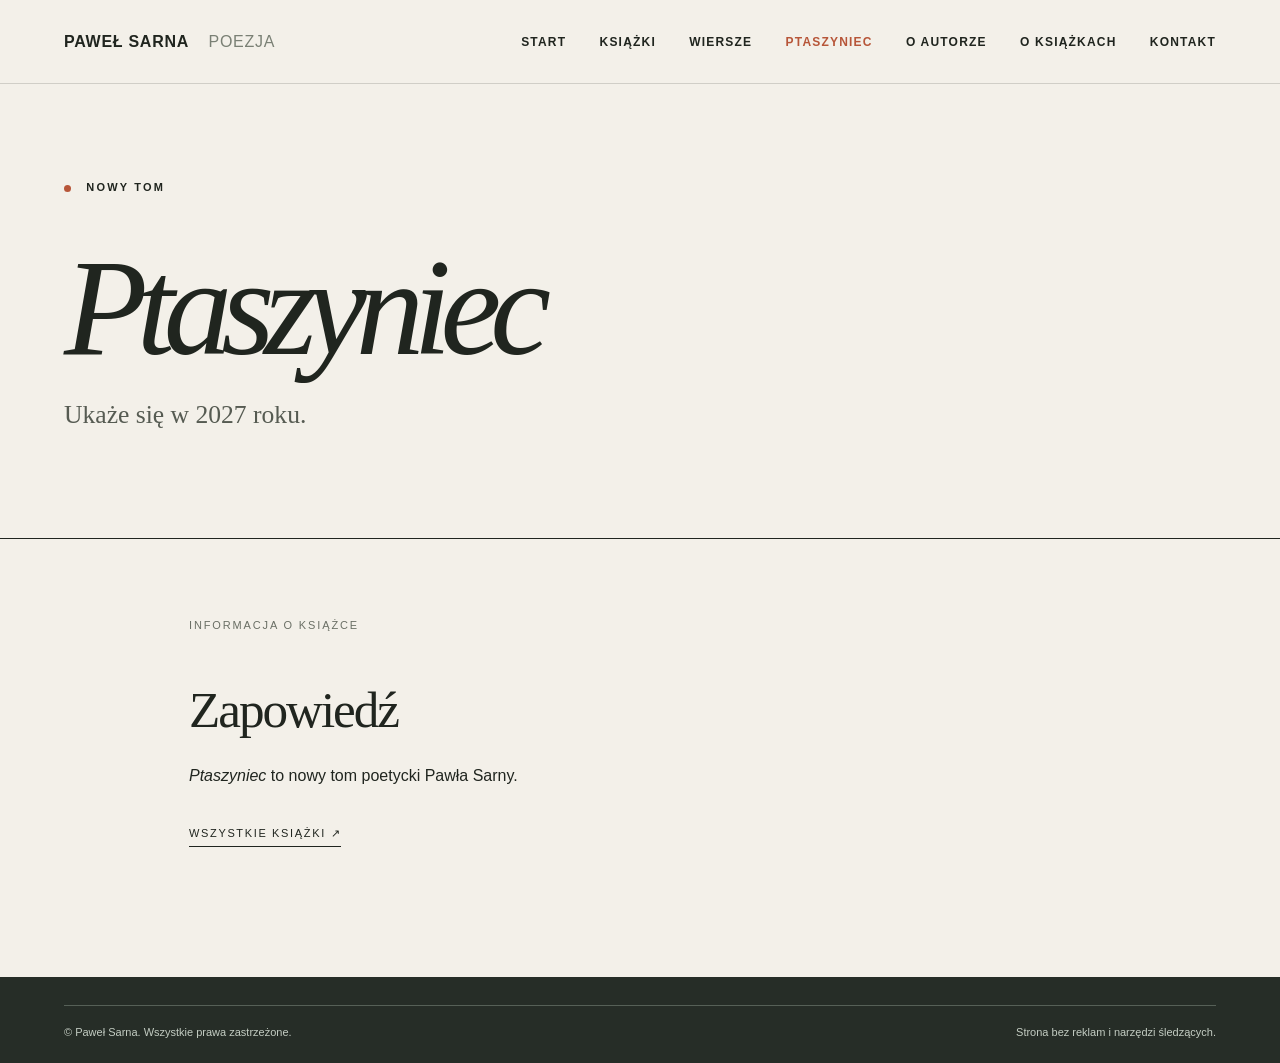
<file: ptaszyniec.html>
<!doctype html><html lang="pl"><head><meta charset="utf-8"><meta name="viewport" content="width=device-width, initial-scale=1"><meta name="color-scheme" content="light"><meta name="theme-color" content="#f3f0e9"><link rel="icon" type="image/svg+xml" href="favicon.svg"><link rel="stylesheet" href="style.css?v=footer-20261114"><script defer src="script.js"></script><title>Ptaszyniec – nowy tom poetycki Pawła Sarny (2027)</title><meta name="description" content="Ptaszyniec – zapowiedź nowej książki poetyckiej Pawła Sarny, której publikacja planowana jest na 2027 rok."><meta property="og:title" content="Ptaszyniec – nowy tom poetycki Pawła Sarny (2027)"><meta property="og:description" content="Ptaszyniec – zapowiedź nowej książki poetyckiej Pawła Sarny, której publikacja planowana jest na 2027 rok."><meta property="og:type" content="website"><link rel="canonical" href="https://pawelsarna.github.io/ptaszyniec.html"><meta name="author" content="Paweł Sarna"><meta property="og:url" content="https://pawelsarna.github.io/ptaszyniec.html"><meta property="og:site_name" content="Paweł Sarna — poezja"><meta property="og:locale" content="pl_PL"><meta property="og:image" content="https://pawelsarna.github.io/og-pawel-sarna.png"><meta property="og:image:secure_url" content="https://pawelsarna.github.io/og-pawel-sarna.png"><meta property="og:image:type" content="image/png"><meta property="og:image:width" content="1200"><meta property="og:image:height" content="630"><meta property="og:image:alt" content="Paweł Sarna — poezja, oficjalna strona autorska"><meta name="twitter:card" content="summary_large_image"><meta name="twitter:title" content="Ptaszyniec – nowy tom poetycki Pawła Sarny (2027)"><meta name="twitter:description" content="Ptaszyniec – zapowiedź nowej książki poetyckiej Pawła Sarny, której publikacja planowana jest na 2027 rok."><meta name="twitter:image" content="https://pawelsarna.github.io/og-pawel-sarna.png"><script type="application/ld+json">{"@context":"https://schema.org","@graph":[{"@type":"Person","@id":"https://pawelsarna.github.io/#autor","name":"Paweł Sarna","url":"https://pawelsarna.github.io/","description":"Polski poeta, autor tomów Ten i Tamten, Biały OjczeNasz, Czerwony żagiel, Pokój na widoku i Ruskie.","birthDate":"1977","birthPlace":{"@type":"Place","name":"Jaworzno"},"hasOccupation":{"@type":"Occupation","name":"Poeta"}},{"@type":"WebSite","@id":"https://pawelsarna.github.io/#witryna","url":"https://pawelsarna.github.io/","name":"Paweł Sarna – poezja","inLanguage":"pl","publisher":{"@id":"https://pawelsarna.github.io/#autor"}},{"@type":"Book","@id":"https://pawelsarna.github.io/ptaszyniec.html#ksiazka","name":"Ptaszyniec","url":"https://pawelsarna.github.io/ptaszyniec.html","author":{"@id":"https://pawelsarna.github.io/#autor"},"inLanguage":"pl","genre":"Poezja","description":"Zapowiedziany tom poetycki Pawła Sarny, planowany do wydania w 2027 roku."},{"@type":"WebPage","@id":"https://pawelsarna.github.io/ptaszyniec.html#strona","url":"https://pawelsarna.github.io/ptaszyniec.html","name":"Ptaszyniec – nowy tom poetycki Pawła Sarny (2027)","description":"Ptaszyniec – zapowiedź nowej książki poetyckiej Pawła Sarny, której publikacja planowana jest na 2027 rok.","inLanguage":"pl","isPartOf":{"@id":"https://pawelsarna.github.io/#witryna"},"about":{"@id":"https://pawelsarna.github.io/#autor"},"mainEntity":{"@id":"https://pawelsarna.github.io/ptaszyniec.html#ksiazka"}}]}</script></head><body><a class="skip" href="#tresc">Przejdź do treści</a><header class="site-header"><div class="shell nav"><a class="brand" href="index.html" aria-label="Paweł Sarna, strona główna">Paweł Sarna <span>poezja</span></a><button class="nav-toggle" aria-label="Otwórz lub zamknij menu" aria-expanded="false" aria-controls="menu">Menu ☰</button><nav id="menu" class="nav-links" aria-label="Nawigacja główna"><a href="index.html">Start</a><a href="ksiazki.html">Książki</a><a href="wiersze.html">Wiersze</a><a href="ptaszyniec.html" class="active" aria-current="page">Ptaszyniec</a><a href="o-autorze.html">O autorze</a><a href="o-ksiazkach.html">O książkach</a><a href="kontakt.html">Kontakt</a></nav></div></header><main id="tresc"><section class="shell page-hero"><div class="eyebrow"><span class="point"></span> Nowy tom</div><h1><em>Ptaszyniec</em></h1><p>Ukaże się w 2027 roku.</p></section><div class="article-wrap"><div class="number-chip">Informacja o książce</div><h2>Zapowiedź</h2><p><em>Ptaszyniec</em> to nowy tom poetycki Pawła Sarny.</p><a class="text-link" href="ksiazki.html">Wszystkie książki ↗</a></div></main><footer class="footer"><div class="shell"><div class="footer-bottom"><span>© Paweł Sarna. Wszystkie prawa zastrzeżone.</span><span>Strona bez reklam i narzędzi śledzących.</span></div></div></footer></body></html>
</file>
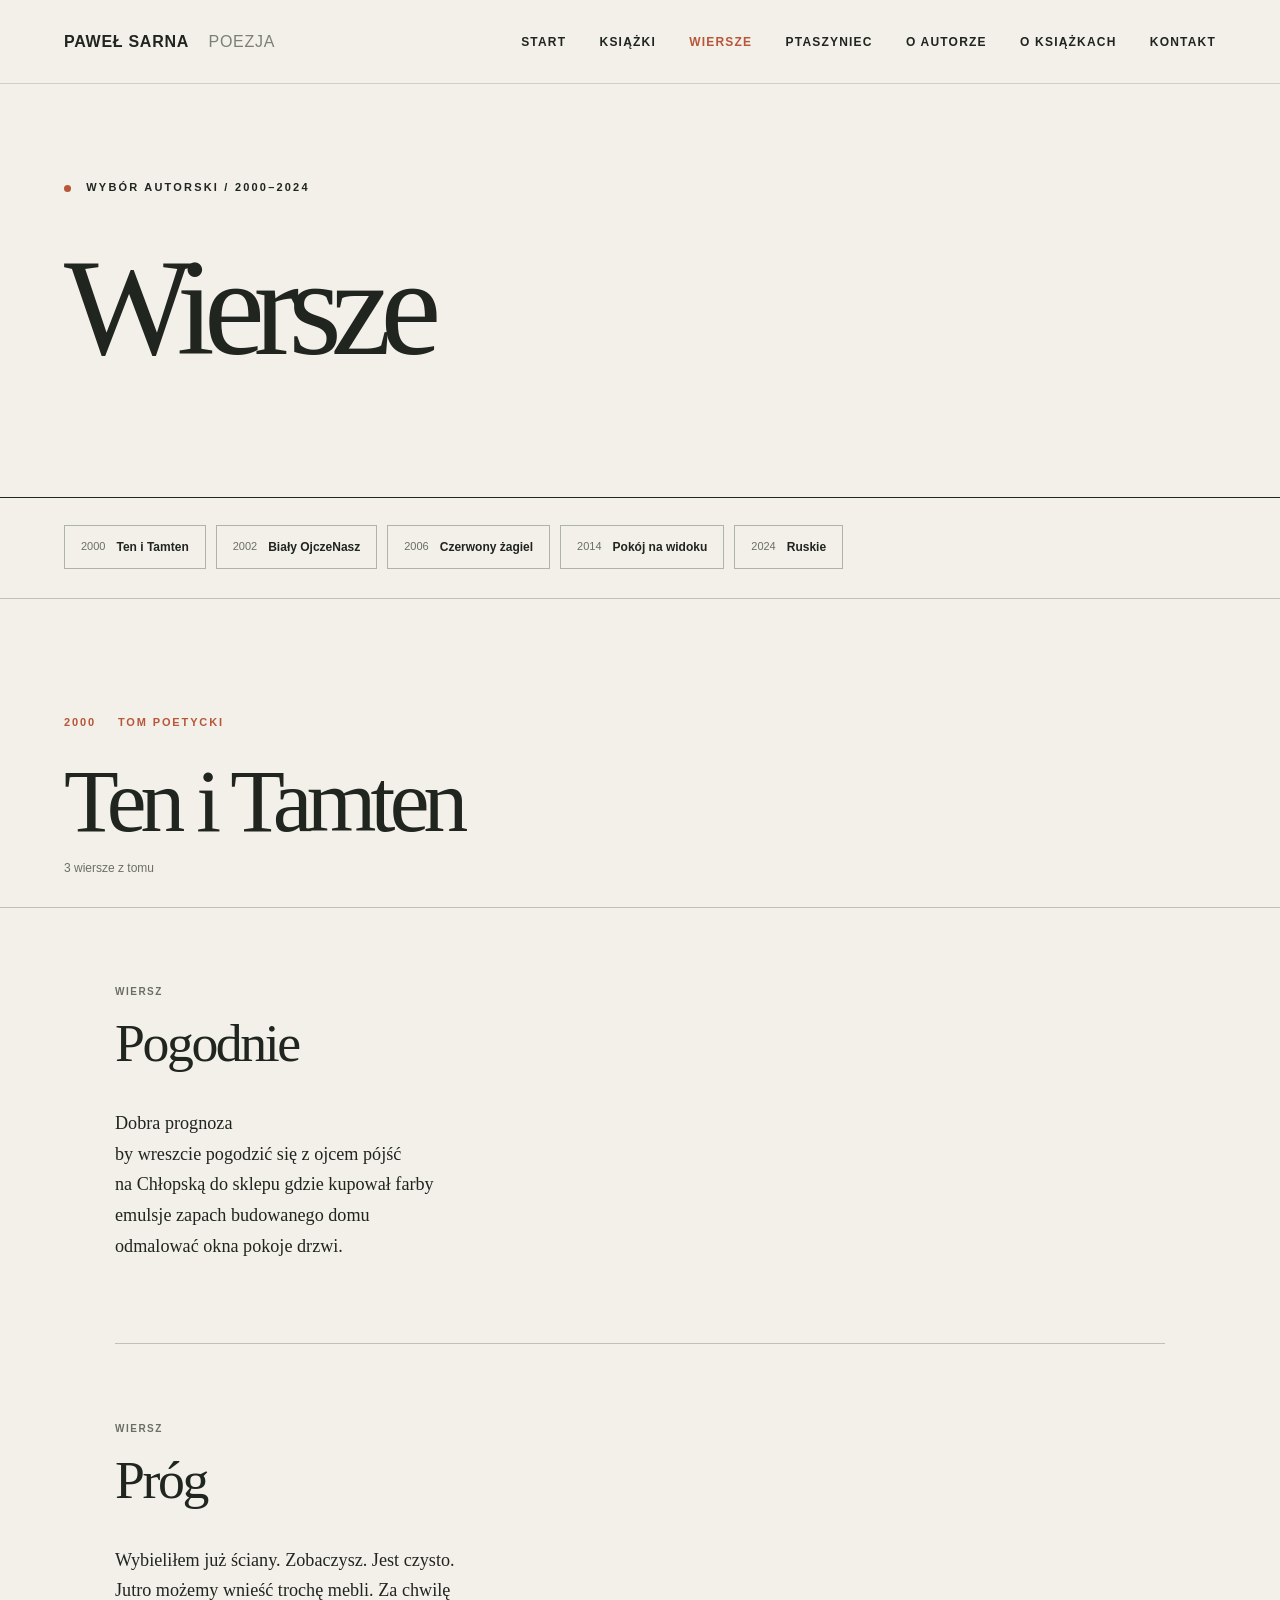
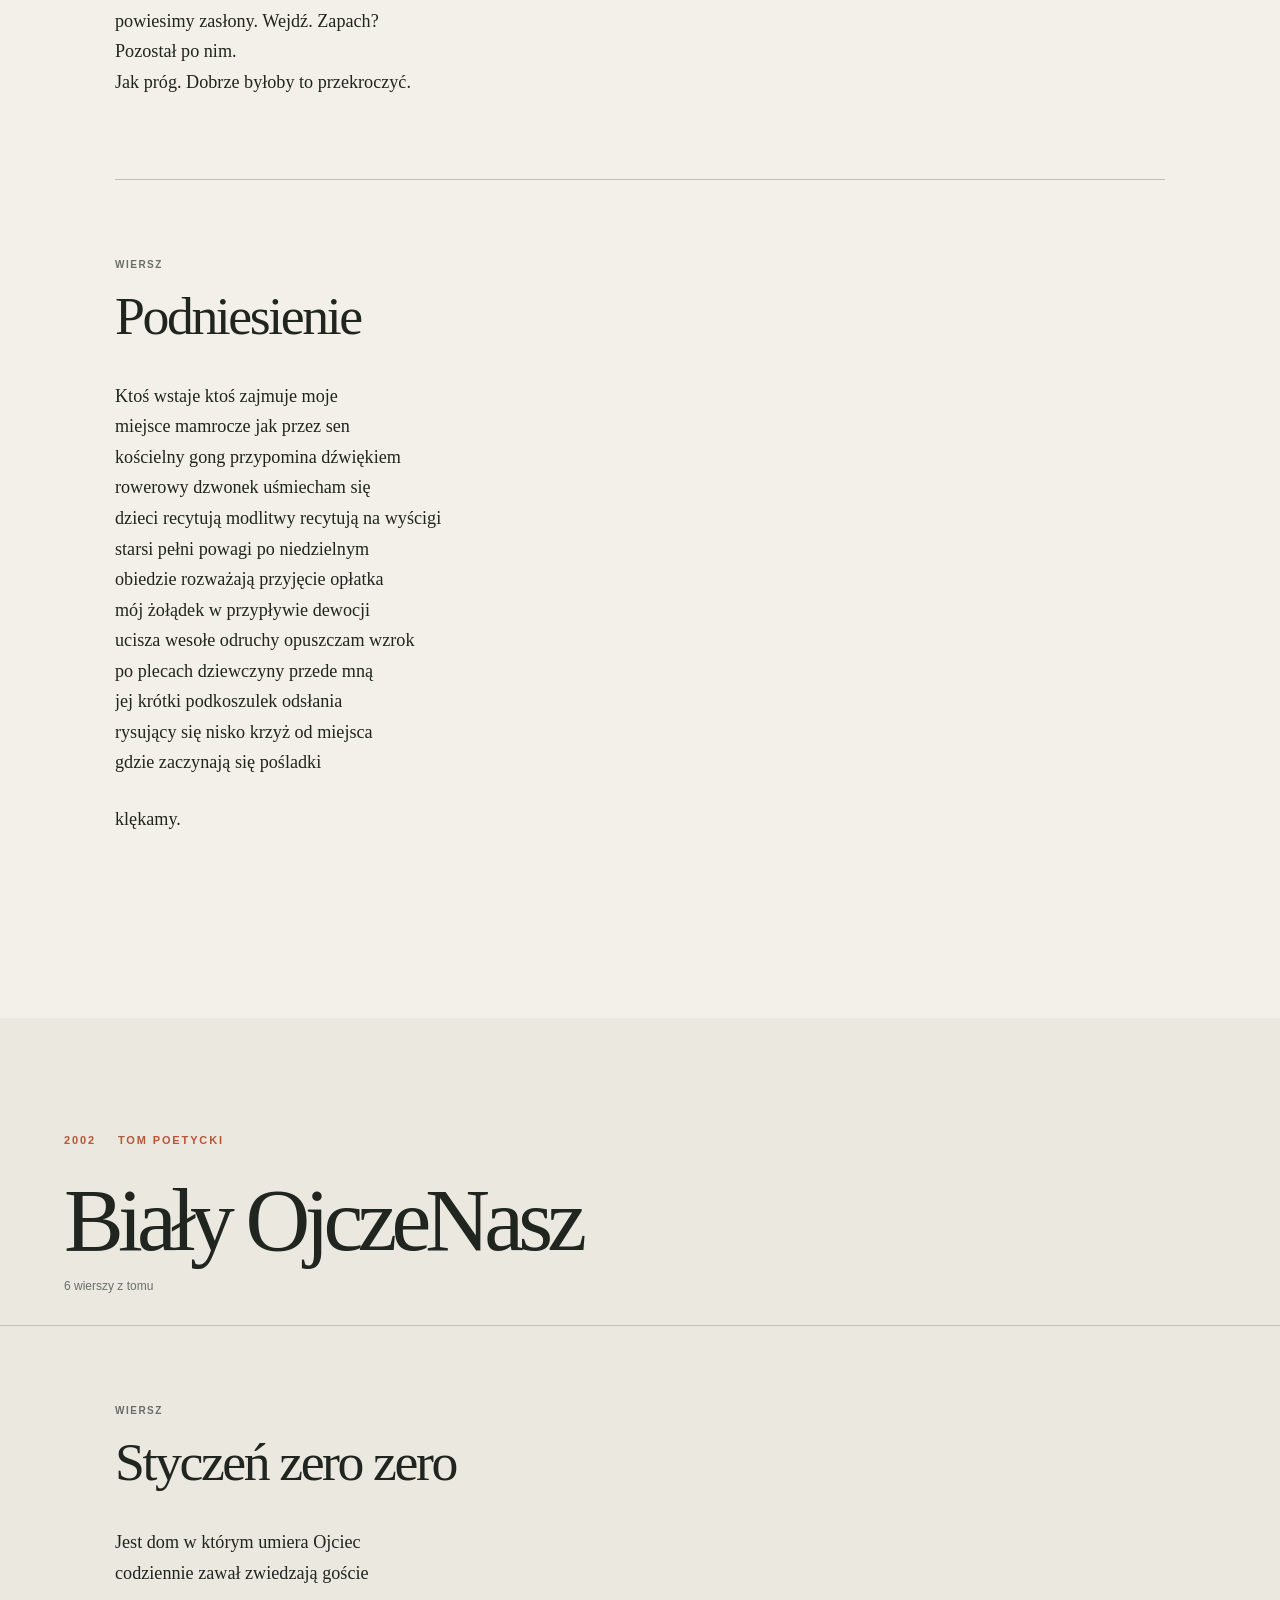
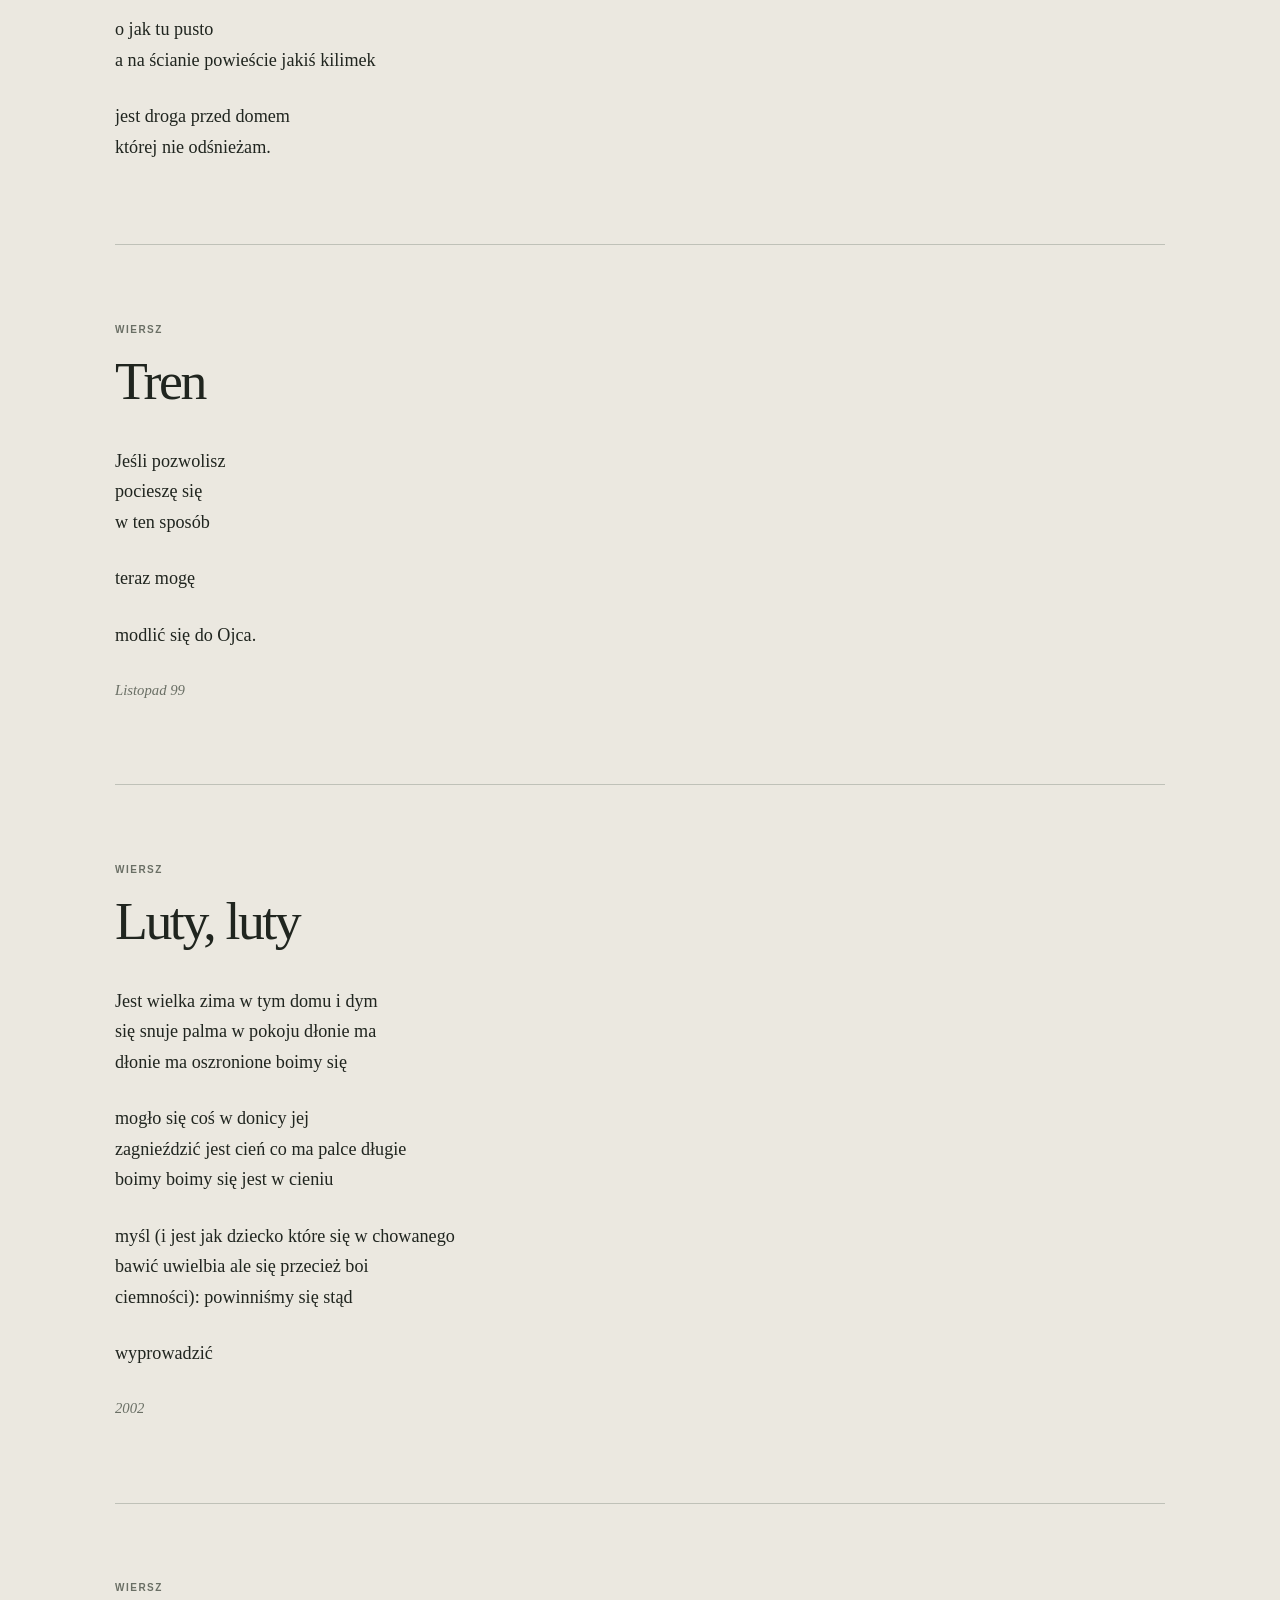
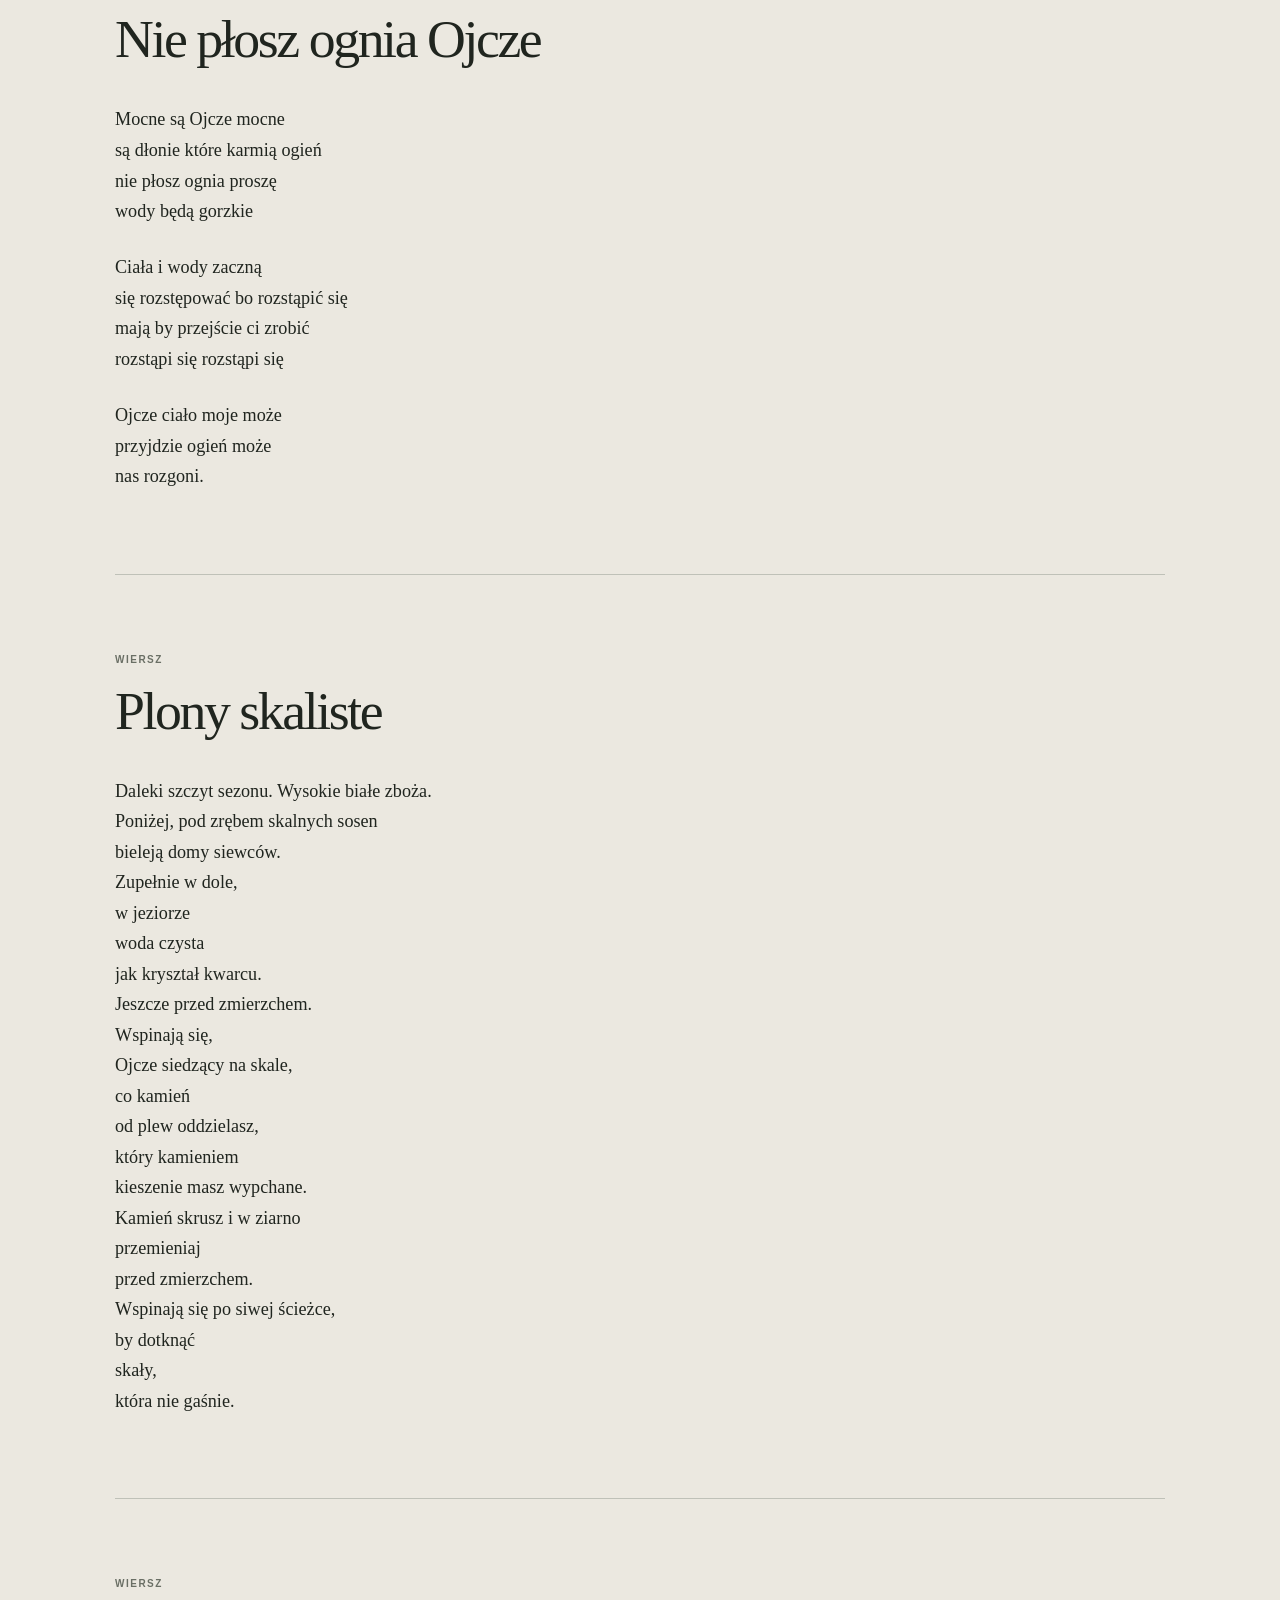
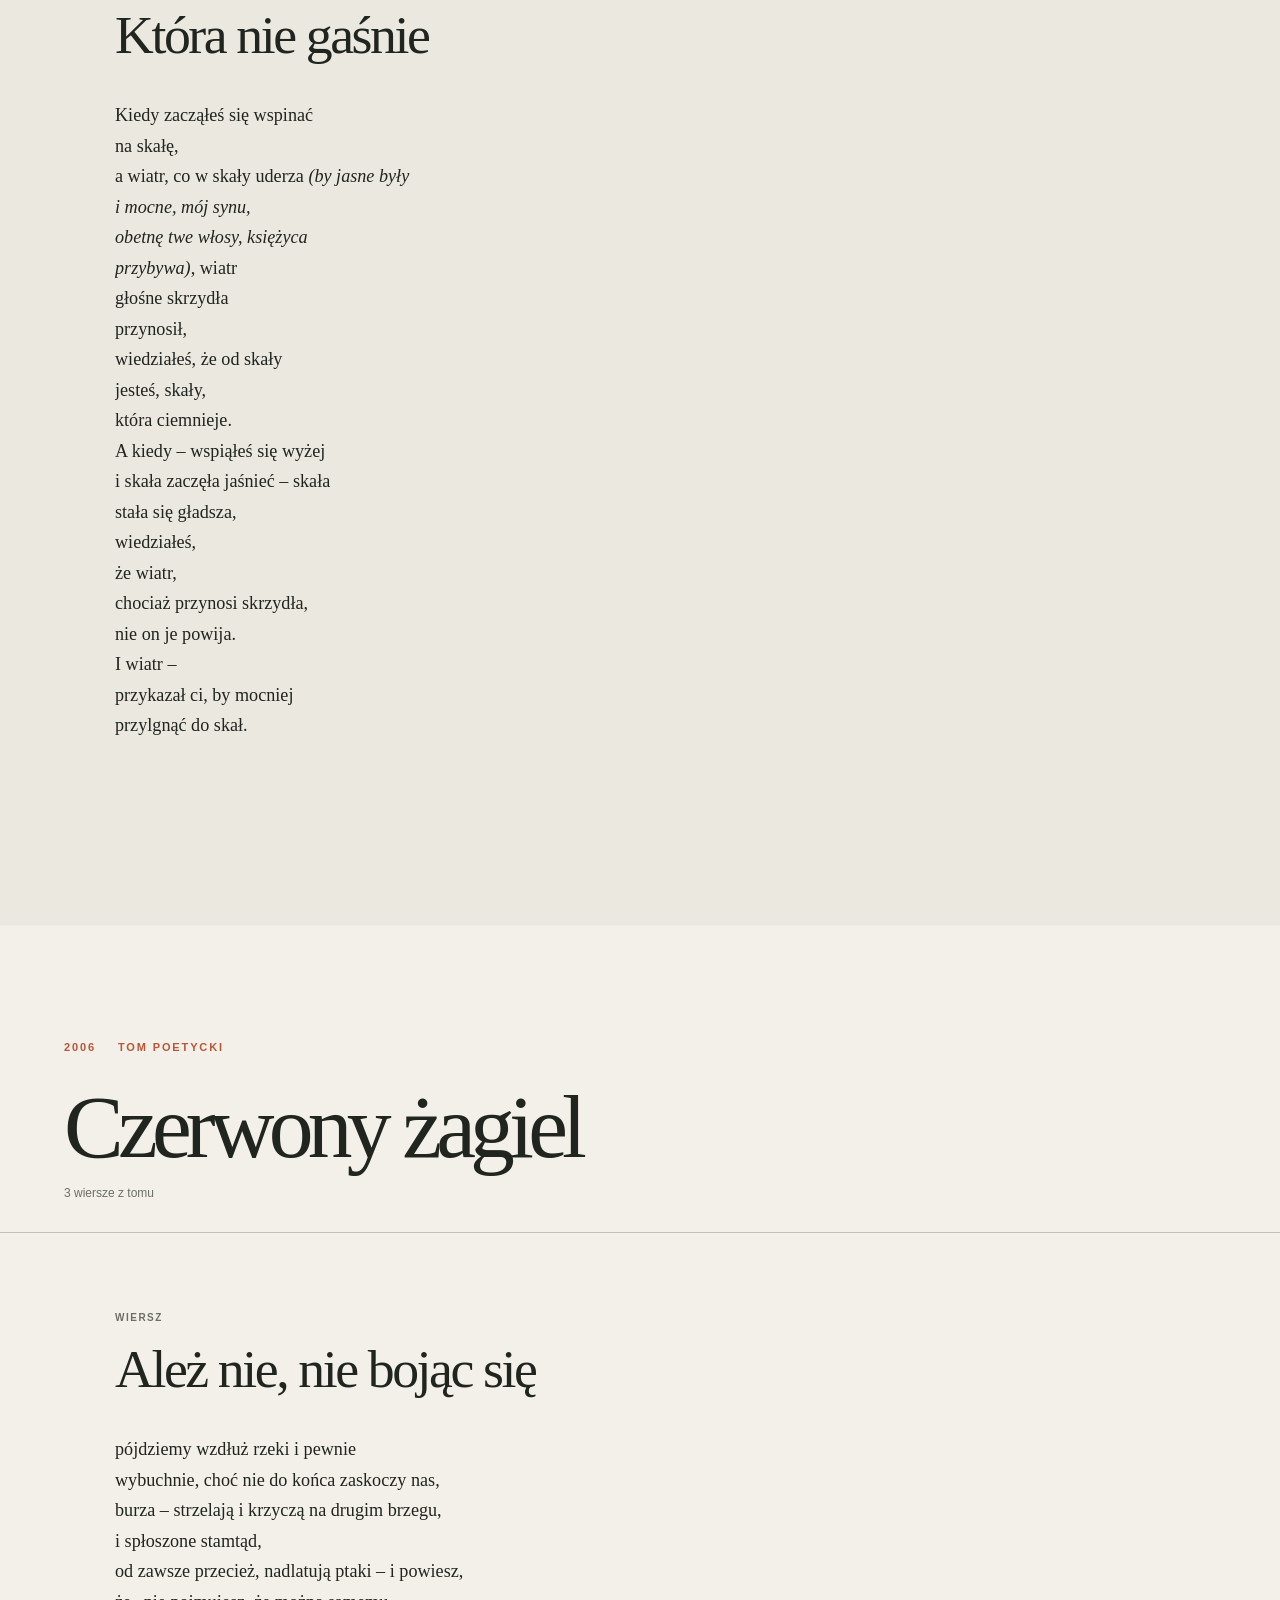
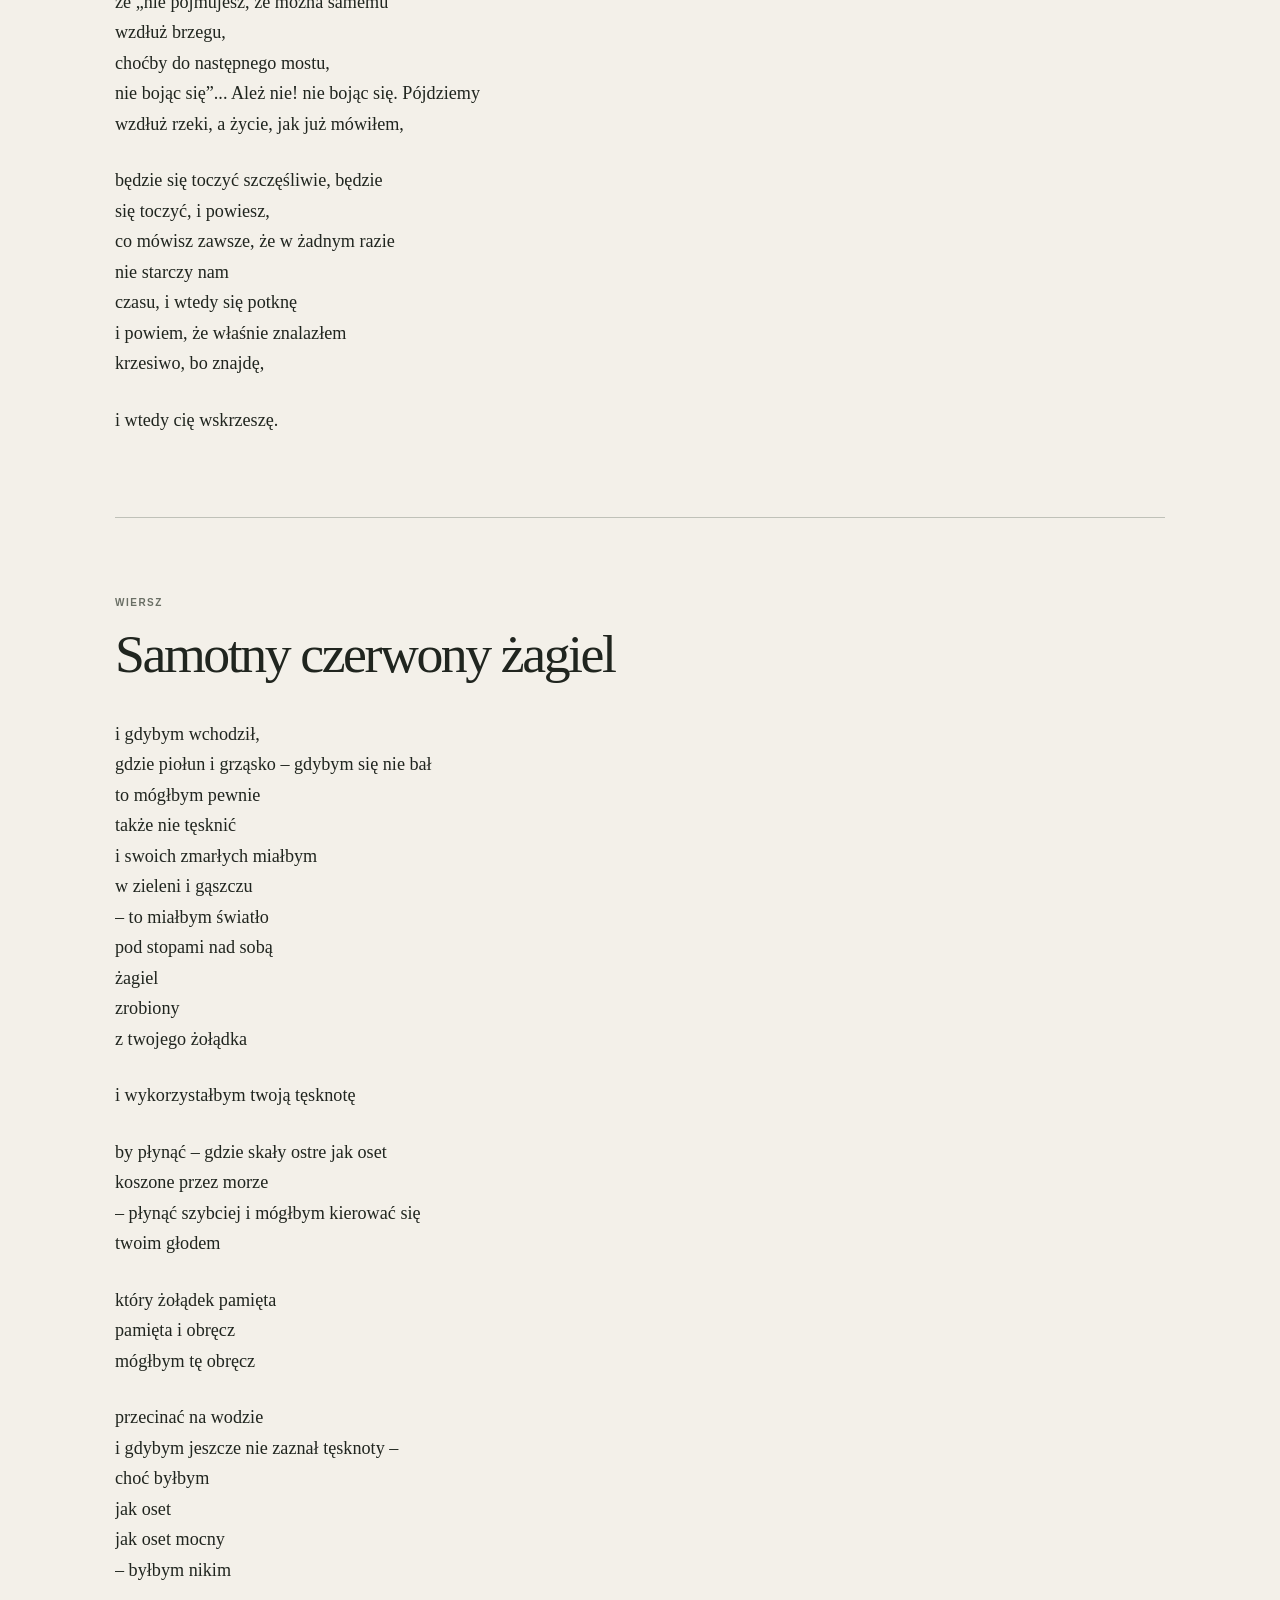
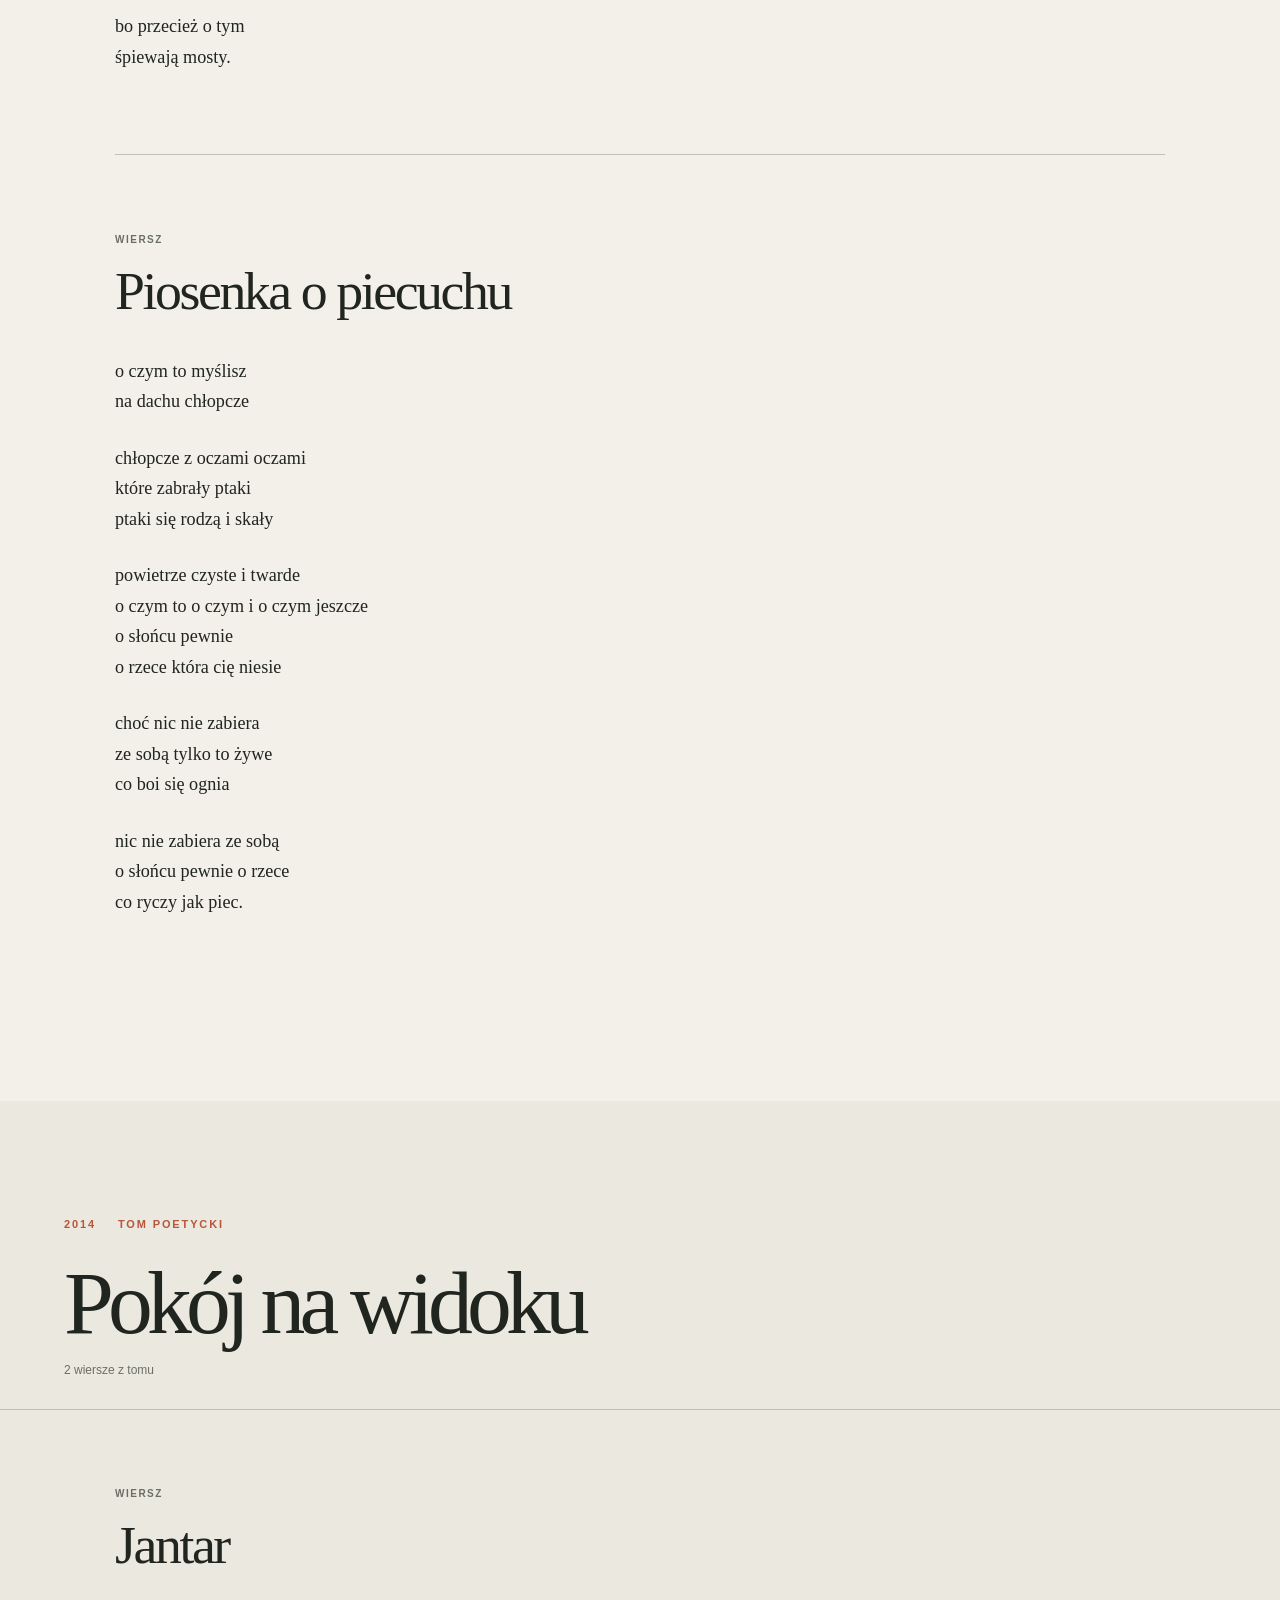
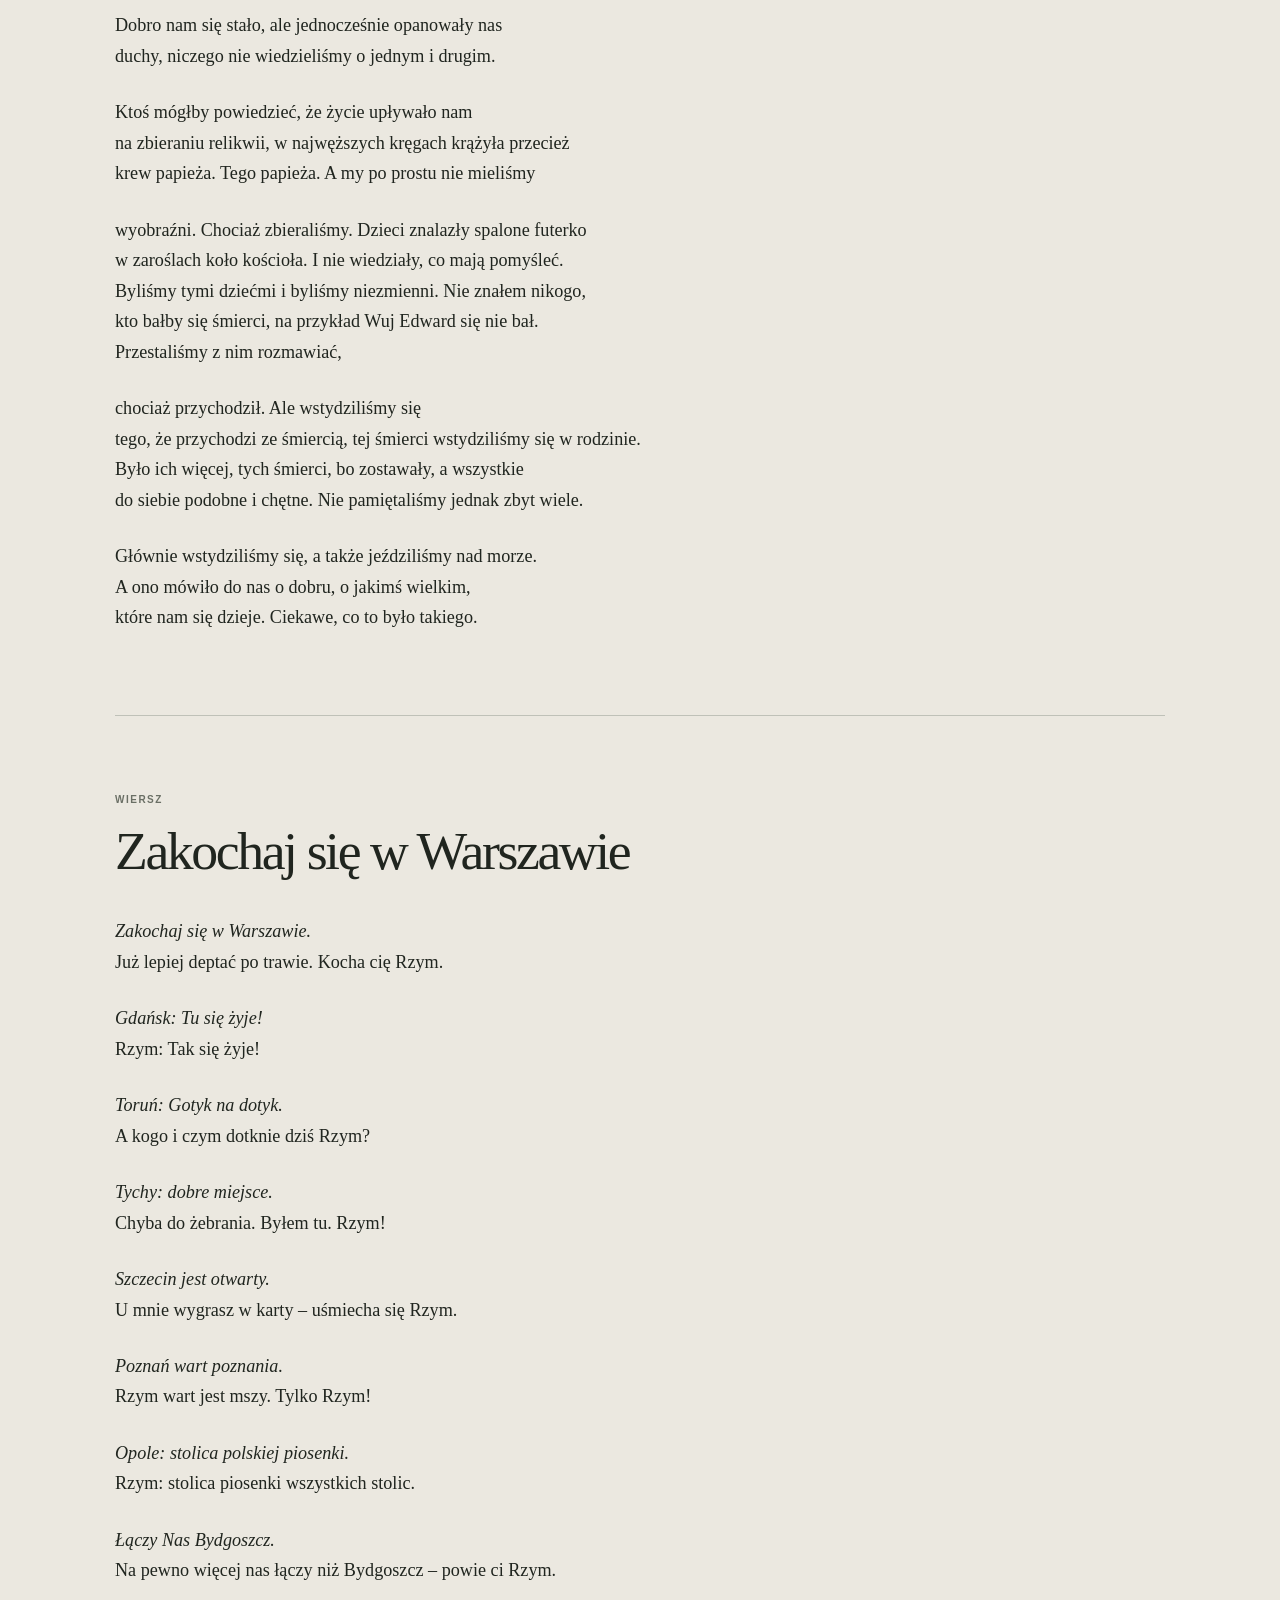
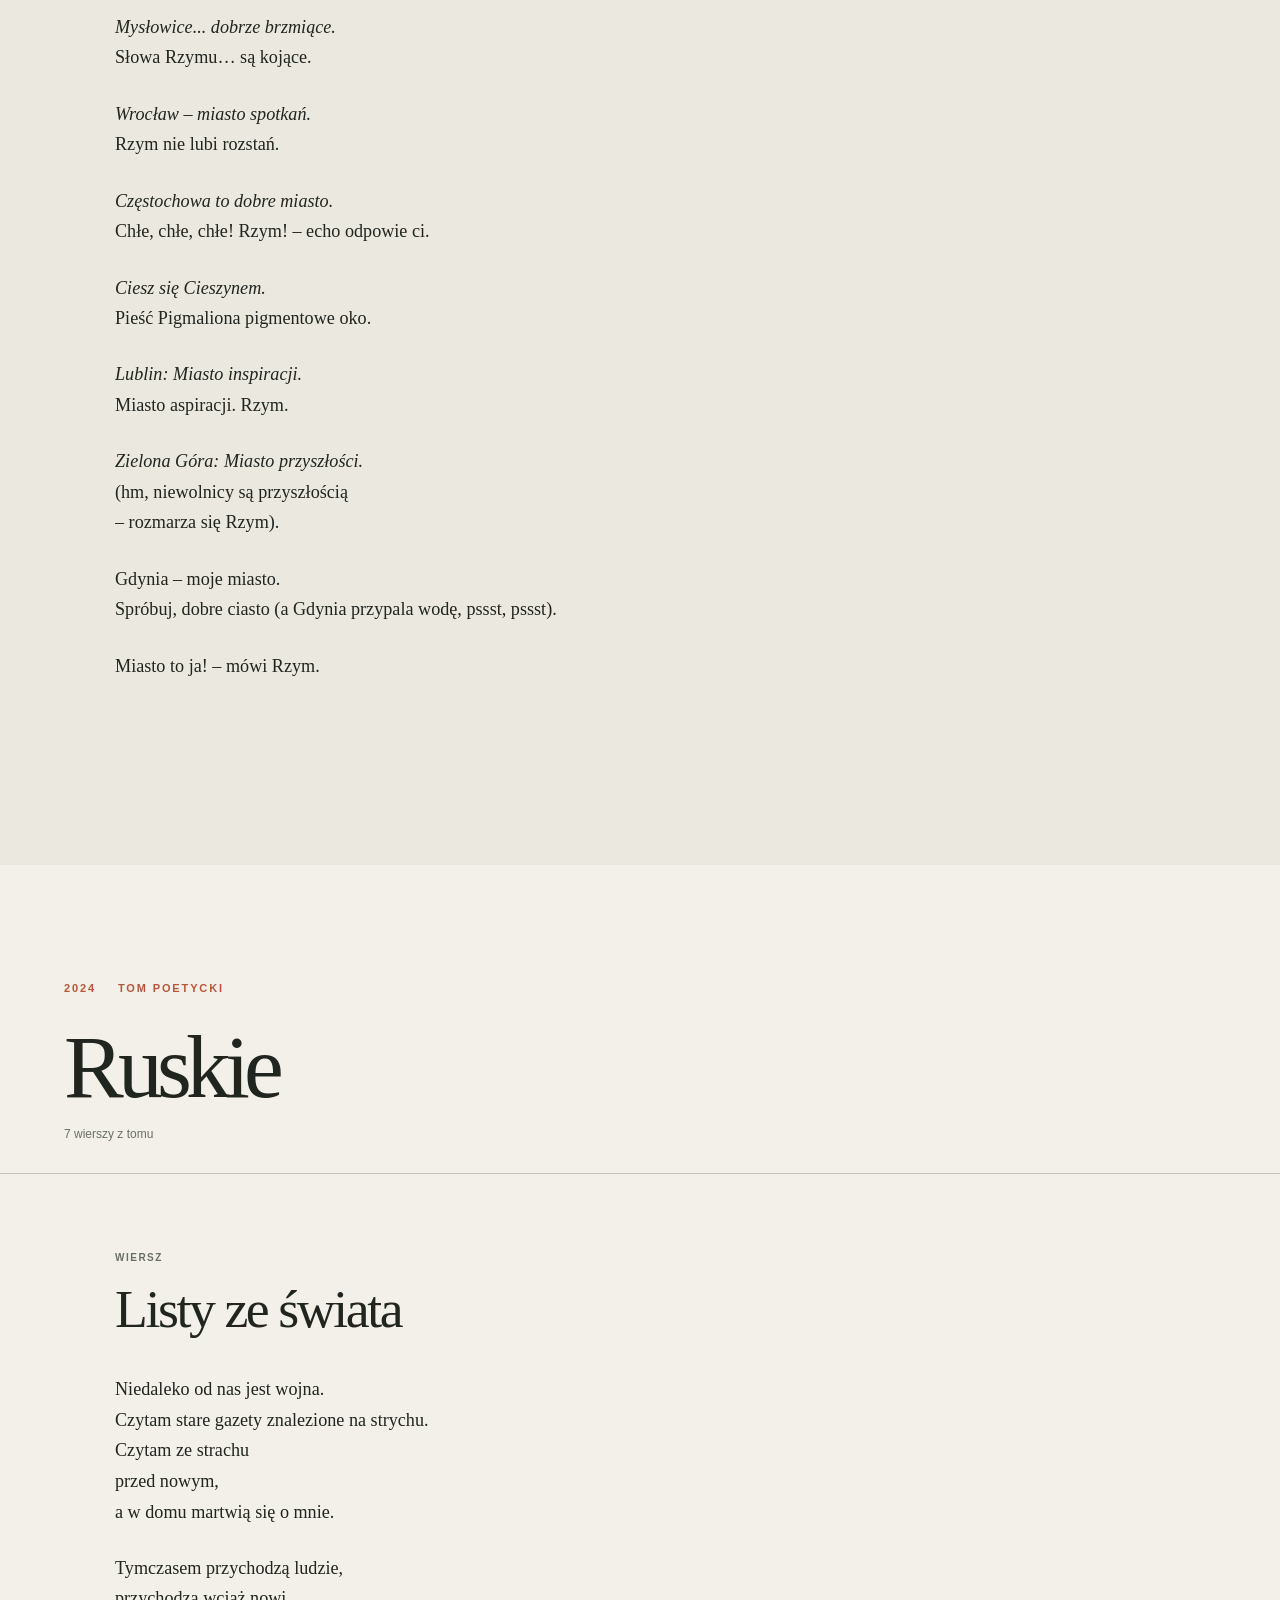
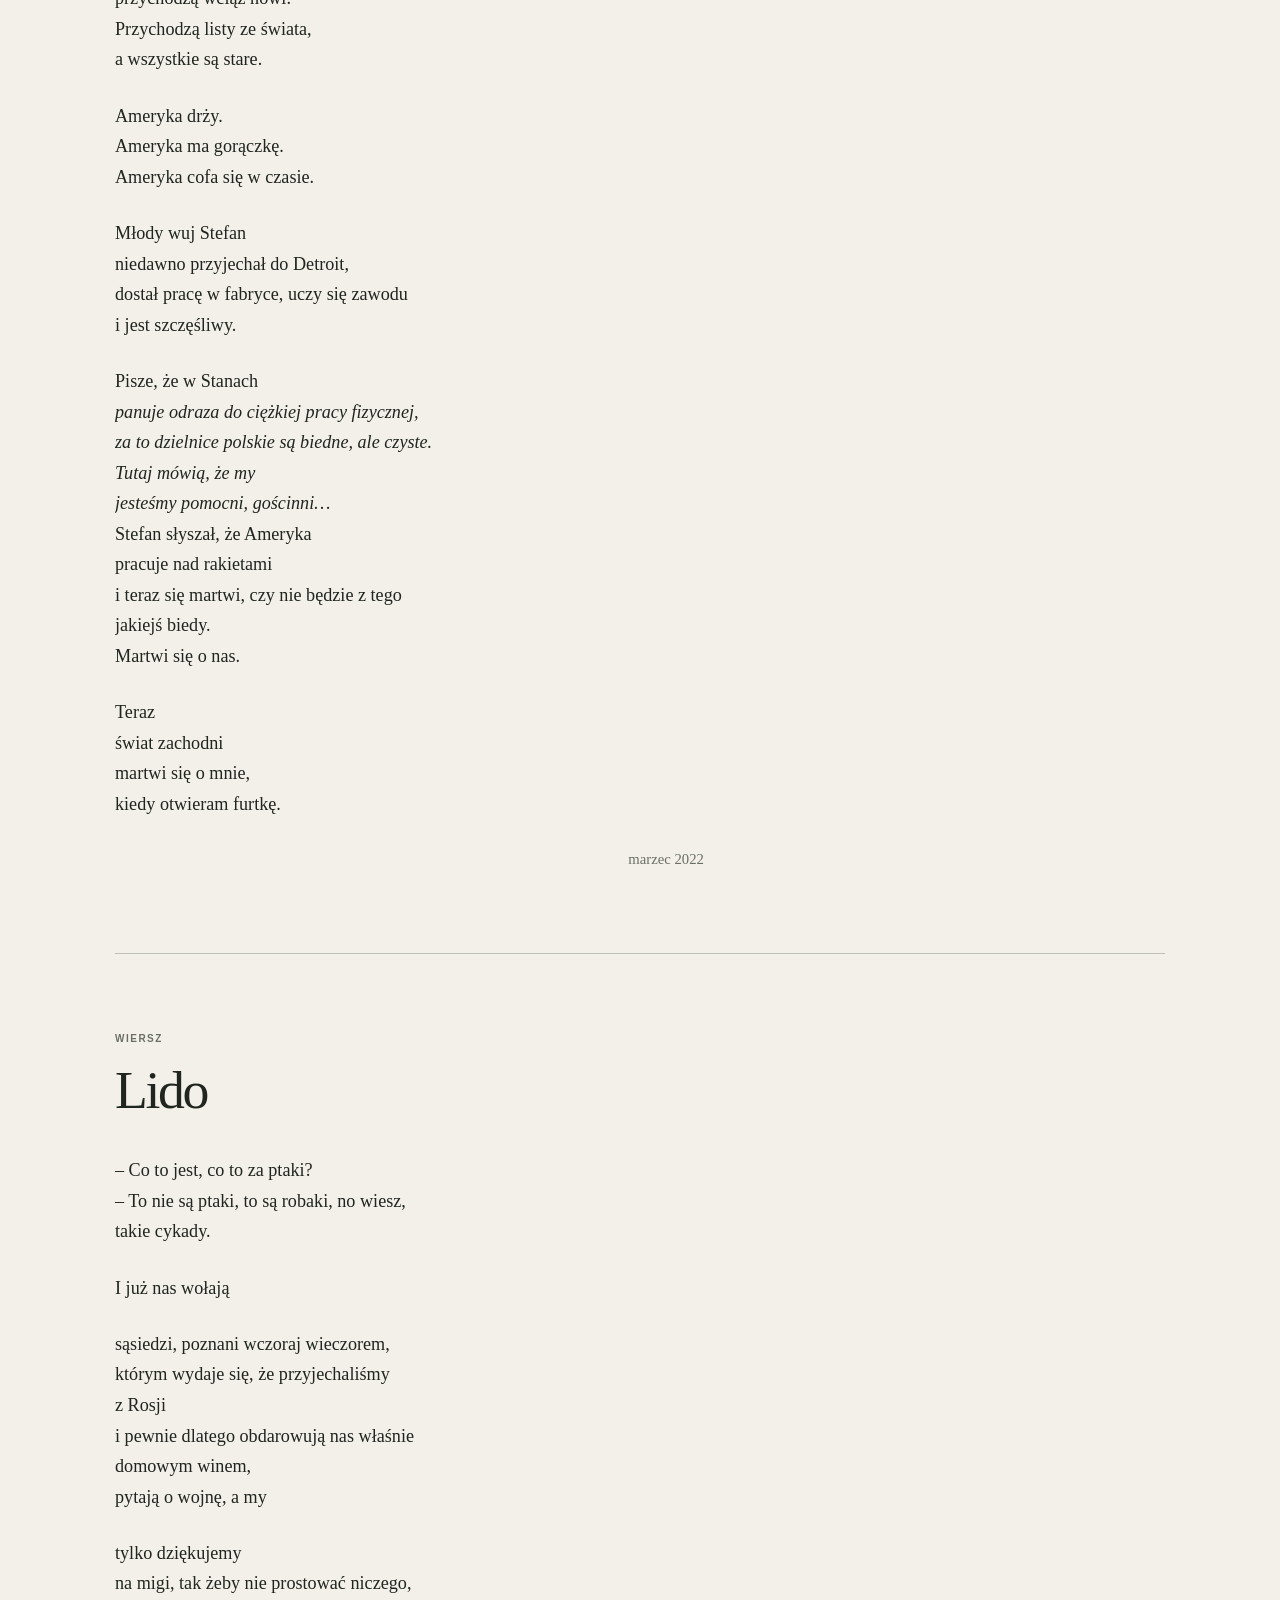
<file: wiersze.html>
<!doctype html><html lang="pl"><head><meta charset="utf-8"><meta name="viewport" content="width=device-width, initial-scale=1"><meta name="color-scheme" content="light"><meta name="theme-color" content="#f3f0e9"><link rel="icon" type="image/svg+xml" href="favicon.svg"><link rel="stylesheet" href="style.css?v=footer-20261114"><script defer src="script.js"></script><title>Wiersze Pawła Sarny | Wybór z lat 2000–2024</title><meta name="description" content="Przeczytaj 21 wierszy Pawła Sarny z tomów wydanych w latach 2000–2024, w tym Biały OjczeNasz, Czerwony żagiel i Ruskie."><meta property="og:title" content="Wiersze Pawła Sarny | Wybór z lat 2000–2024"><meta property="og:description" content="Przeczytaj 21 wierszy Pawła Sarny z tomów wydanych w latach 2000–2024, w tym Biały OjczeNasz, Czerwony żagiel i Ruskie."><meta property="og:type" content="website"><link rel="canonical" href="https://pawelsarna.github.io/wiersze.html"><meta name="author" content="Paweł Sarna"><meta property="og:url" content="https://pawelsarna.github.io/wiersze.html"><meta property="og:site_name" content="Paweł Sarna — poezja"><meta property="og:locale" content="pl_PL"><meta property="og:image" content="https://pawelsarna.github.io/og-pawel-sarna.png"><meta property="og:image:secure_url" content="https://pawelsarna.github.io/og-pawel-sarna.png"><meta property="og:image:type" content="image/png"><meta property="og:image:width" content="1200"><meta property="og:image:height" content="630"><meta property="og:image:alt" content="Paweł Sarna — poezja, oficjalna strona autorska"><meta name="twitter:card" content="summary_large_image"><meta name="twitter:title" content="Wiersze Pawła Sarny | Wybór z lat 2000–2024"><meta name="twitter:description" content="Przeczytaj 21 wierszy Pawła Sarny z tomów wydanych w latach 2000–2024, w tym Biały OjczeNasz, Czerwony żagiel i Ruskie."><meta name="twitter:image" content="https://pawelsarna.github.io/og-pawel-sarna.png"><script type="application/ld+json">{"@context":"https://schema.org","@graph":[{"@type":"Person","@id":"https://pawelsarna.github.io/#autor","name":"Paweł Sarna","url":"https://pawelsarna.github.io/","description":"Polski poeta, autor tomów Ten i Tamten, Biały OjczeNasz, Czerwony żagiel, Pokój na widoku i Ruskie.","birthDate":"1977","birthPlace":{"@type":"Place","name":"Jaworzno"},"hasOccupation":{"@type":"Occupation","name":"Poeta"}},{"@type":"WebSite","@id":"https://pawelsarna.github.io/#witryna","url":"https://pawelsarna.github.io/","name":"Paweł Sarna – poezja","inLanguage":"pl","publisher":{"@id":"https://pawelsarna.github.io/#autor"}},{"@type":"ItemList","@id":"https://pawelsarna.github.io/wiersze.html#utwory","name":"Wiersze Pawła Sarny","numberOfItems":21,"itemListElement":[{"@type":"ListItem","position":1,"item":{"@type":"CreativeWork","name":"Pogodnie","url":"https://pawelsarna.github.io/wiersze.html#wiersz-pogodnie","author":{"@id":"https://pawelsarna.github.io/#autor"},"inLanguage":"pl"}},{"@type":"ListItem","position":2,"item":{"@type":"CreativeWork","name":"Próg","url":"https://pawelsarna.github.io/wiersze.html#wiersz-prog","author":{"@id":"https://pawelsarna.github.io/#autor"},"inLanguage":"pl"}},{"@type":"ListItem","position":3,"item":{"@type":"CreativeWork","name":"Podniesienie","url":"https://pawelsarna.github.io/wiersze.html#wiersz-podniesienie","author":{"@id":"https://pawelsarna.github.io/#autor"},"inLanguage":"pl"}},{"@type":"ListItem","position":4,"item":{"@type":"CreativeWork","name":"Styczeń zero zero","url":"https://pawelsarna.github.io/wiersze.html#wiersz-styczen-zero-zero","author":{"@id":"https://pawelsarna.github.io/#autor"},"inLanguage":"pl"}},{"@type":"ListItem","position":5,"item":{"@type":"CreativeWork","name":"Tren","url":"https://pawelsarna.github.io/wiersze.html#wiersz-tren","author":{"@id":"https://pawelsarna.github.io/#autor"},"inLanguage":"pl"}},{"@type":"ListItem","position":6,"item":{"@type":"CreativeWork","name":"Luty, luty","url":"https://pawelsarna.github.io/wiersze.html#wiersz-luty-luty","author":{"@id":"https://pawelsarna.github.io/#autor"},"inLanguage":"pl"}},{"@type":"ListItem","position":7,"item":{"@type":"CreativeWork","name":"Nie płosz ognia Ojcze","url":"https://pawelsarna.github.io/wiersze.html#wiersz-nie-plosz-ognia-ojcze","author":{"@id":"https://pawelsarna.github.io/#autor"},"inLanguage":"pl"}},{"@type":"ListItem","position":8,"item":{"@type":"CreativeWork","name":"Plony skaliste","url":"https://pawelsarna.github.io/wiersze.html#wiersz-plony-skaliste","author":{"@id":"https://pawelsarna.github.io/#autor"},"inLanguage":"pl"}},{"@type":"ListItem","position":9,"item":{"@type":"CreativeWork","name":"Która nie gaśnie","url":"https://pawelsarna.github.io/wiersze.html#wiersz-ktora-nie-gasnie","author":{"@id":"https://pawelsarna.github.io/#autor"},"inLanguage":"pl"}},{"@type":"ListItem","position":10,"item":{"@type":"CreativeWork","name":"Ależ nie, nie bojąc się","url":"https://pawelsarna.github.io/wiersze.html#wiersz-alez-nie-nie-bojac-sie","author":{"@id":"https://pawelsarna.github.io/#autor"},"inLanguage":"pl"}},{"@type":"ListItem","position":11,"item":{"@type":"CreativeWork","name":"Samotny czerwony żagiel","url":"https://pawelsarna.github.io/wiersze.html#wiersz-samotny-czerwony-zagiel","author":{"@id":"https://pawelsarna.github.io/#autor"},"inLanguage":"pl"}},{"@type":"ListItem","position":12,"item":{"@type":"CreativeWork","name":"Piosenka o piecuchu","url":"https://pawelsarna.github.io/wiersze.html#wiersz-piosenka-o-piecuchu","author":{"@id":"https://pawelsarna.github.io/#autor"},"inLanguage":"pl"}},{"@type":"ListItem","position":13,"item":{"@type":"CreativeWork","name":"Jantar","url":"https://pawelsarna.github.io/wiersze.html#wiersz-jantar","author":{"@id":"https://pawelsarna.github.io/#autor"},"inLanguage":"pl"}},{"@type":"ListItem","position":14,"item":{"@type":"CreativeWork","name":"Zakochaj się w Warszawie","url":"https://pawelsarna.github.io/wiersze.html#wiersz-zakochaj-sie-w-warszawie","author":{"@id":"https://pawelsarna.github.io/#autor"},"inLanguage":"pl"}},{"@type":"ListItem","position":15,"item":{"@type":"CreativeWork","name":"Listy ze świata","url":"https://pawelsarna.github.io/wiersze.html#wiersz-listy-ze-swiata","author":{"@id":"https://pawelsarna.github.io/#autor"},"inLanguage":"pl"}},{"@type":"ListItem","position":16,"item":{"@type":"CreativeWork","name":"Lido","url":"https://pawelsarna.github.io/wiersze.html#wiersz-lido","author":{"@id":"https://pawelsarna.github.io/#autor"},"inLanguage":"pl"}},{"@type":"ListItem","position":17,"item":{"@type":"CreativeWork","name":"Zło przebiegło przez druty","url":"https://pawelsarna.github.io/wiersze.html#wiersz-zlo-przebieglo-przez-druty","author":{"@id":"https://pawelsarna.github.io/#autor"},"inLanguage":"pl"}},{"@type":"ListItem","position":18,"item":{"@type":"CreativeWork","name":"Ojciec miał wypadek","url":"https://pawelsarna.github.io/wiersze.html#wiersz-ojciec-mial-wypadek","author":{"@id":"https://pawelsarna.github.io/#autor"},"inLanguage":"pl"}},{"@type":"ListItem","position":19,"item":{"@type":"CreativeWork","name":"„Dakanion”","url":"https://pawelsarna.github.io/wiersze.html#wiersz-dakanion","author":{"@id":"https://pawelsarna.github.io/#autor"},"inLanguage":"pl"}},{"@type":"ListItem","position":20,"item":{"@type":"CreativeWork","name":"Sylwester","url":"https://pawelsarna.github.io/wiersze.html#wiersz-sylwester","author":{"@id":"https://pawelsarna.github.io/#autor"},"inLanguage":"pl"}},{"@type":"ListItem","position":21,"item":{"@type":"CreativeWork","name":"Niszczyciel światów","url":"https://pawelsarna.github.io/wiersze.html#wiersz-niszczyciel-swiatow","author":{"@id":"https://pawelsarna.github.io/#autor"},"inLanguage":"pl"}}]},{"@type":"CollectionPage","@id":"https://pawelsarna.github.io/wiersze.html#strona","url":"https://pawelsarna.github.io/wiersze.html","name":"Wiersze Pawła Sarny | Wybór z lat 2000–2024","description":"Przeczytaj 21 wierszy Pawła Sarny z tomów wydanych w latach 2000–2024, w tym Biały OjczeNasz, Czerwony żagiel i Ruskie.","inLanguage":"pl","isPartOf":{"@id":"https://pawelsarna.github.io/#witryna"},"about":{"@id":"https://pawelsarna.github.io/#autor"},"mainEntity":{"@id":"https://pawelsarna.github.io/wiersze.html#utwory"}}]}</script></head><body><a class="skip" href="#tresc">Przejdź do treści</a><header class="site-header"><div class="shell nav"><a class="brand" href="index.html" aria-label="Paweł Sarna, strona główna">Paweł Sarna <span>poezja</span></a><button class="nav-toggle" aria-label="Otwórz lub zamknij menu" aria-expanded="false" aria-controls="menu">Menu ☰</button><nav id="menu" class="nav-links" aria-label="Nawigacja główna"><a href="index.html">Start</a><a href="ksiazki.html">Książki</a><a href="wiersze.html" class="active" aria-current="page">Wiersze</a><a href="ptaszyniec.html">Ptaszyniec</a><a href="o-autorze.html">O autorze</a><a href="o-ksiazkach.html">O książkach</a><a href="kontakt.html">Kontakt</a></nav></div></header><main id="tresc"><section class="shell page-hero poetry-hero"><div class="eyebrow"><span class="point"></span> Wybór autorski / 2000–2024</div><h1>Wiersze</h1></section><nav class="shell poetry-volume-nav" aria-label="Przejdź do tomu"><a href="#ten-i-tamten"><span>2000</span>Ten i Tamten</a><a href="#bialy-ojczenasz"><span>2002</span>Biały OjczeNasz</a><a href="#czerwony-zagiel"><span>2006</span>Czerwony żagiel</a><a href="#pokoj-na-widoku"><span>2014</span>Pokój na widoku</a><a href="#ruskie"><span>2024</span>Ruskie</a></nav><section class="poetry-book-section" id="ten-i-tamten" aria-labelledby="book-ten-i-tamten"><div class="shell poetry-book-header"><div class="poetry-book-kicker"><span>2000</span><span>Tom poetycki</span></div><h2 id="book-ten-i-tamten">Ten i Tamten</h2><p>3 wiersze z tomu</p></div><div class="shell poetry-poems"><article class="poetry-piece" id="wiersz-pogodnie" aria-labelledby="title-pogodnie"><div class="poetry-piece-heading"><span class="poetry-piece-number">Wiersz</span><h3 id="title-pogodnie">Pogodnie</h3></div><div class="poetry-body" data-authorial-lineation="verified"><p class="poetry-stanza">Dobra prognoza<br>by wreszcie pogodzić się z ojcem pójść<br>na Chłopską do sklepu gdzie kupował farby<br>emulsje zapach budowanego domu<br>odmalować okna pokoje drzwi.</p></div></article><article class="poetry-piece" id="wiersz-prog" aria-labelledby="title-prog"><div class="poetry-piece-heading"><span class="poetry-piece-number">Wiersz</span><h3 id="title-prog">Próg</h3></div><div class="poetry-body" data-authorial-lineation="verified"><p class="poetry-stanza">Wybieliłem już ściany. Zobaczysz. Jest czysto.<br>Jutro możemy wnieść trochę mebli. Za chwilę<br>powiesimy zasłony. Wejdź. Zapach?<br>Pozostał po nim.<br>Jak próg. Dobrze byłoby to przekroczyć.</p></div></article><article class="poetry-piece" id="wiersz-podniesienie" aria-labelledby="title-podniesienie"><div class="poetry-piece-heading"><span class="poetry-piece-number">Wiersz</span><h3 id="title-podniesienie">Podniesienie</h3></div><div class="poetry-body" data-authorial-lineation="verified"><p class="poetry-stanza">Ktoś wstaje ktoś zajmuje moje<br>miejsce mamrocze jak przez sen<br>kościelny gong przypomina dźwiękiem<br>rowerowy dzwonek uśmiecham się<br>dzieci recytują modlitwy recytują na wyścigi<br>starsi pełni powagi po niedzielnym<br>obiedzie rozważają przyjęcie opłatka<br>mój żołądek w przypływie dewocji<br>ucisza wesołe odruchy opuszczam wzrok<br>po plecach dziewczyny przede mną<br>jej krótki podkoszulek odsłania<br>rysujący się nisko krzyż od miejsca<br>gdzie zaczynają się pośladki</p><p class="poetry-stanza">klękamy.</p></div></article></div></section><section class="poetry-book-section" id="bialy-ojczenasz" aria-labelledby="book-bialy-ojczenasz"><div class="shell poetry-book-header"><div class="poetry-book-kicker"><span>2002</span><span>Tom poetycki</span></div><h2 id="book-bialy-ojczenasz">Biały OjczeNasz</h2><p>6 wierszy z tomu</p></div><div class="shell poetry-poems"><article class="poetry-piece" id="wiersz-styczen-zero-zero" aria-labelledby="title-styczen-zero-zero"><div class="poetry-piece-heading"><span class="poetry-piece-number">Wiersz</span><h3 id="title-styczen-zero-zero">Styczeń zero zero</h3></div><div class="poetry-body" data-authorial-lineation="verified"><p class="poetry-stanza">Jest dom w którym umiera Ojciec<br>codziennie zawał zwiedzają goście</p><p class="poetry-stanza">o jak tu pusto<br>a na ścianie powieście jakiś kilimek</p><p class="poetry-stanza">jest droga przed domem<br>której nie odśnieżam.</p></div></article><article class="poetry-piece" id="wiersz-tren" aria-labelledby="title-tren"><div class="poetry-piece-heading"><span class="poetry-piece-number">Wiersz</span><h3 id="title-tren">Tren</h3></div><div class="poetry-body" data-authorial-lineation="verified"><p class="poetry-stanza">Jeśli pozwolisz<br>pocieszę się<br>w ten sposób</p><p class="poetry-stanza">teraz mogę</p><p class="poetry-stanza">modlić się do Ojca.</p><p class="poetry-stanza poetry-stanza--date poetry-stanza--date-left"><em>Listopad 99</em></p></div></article><article class="poetry-piece" id="wiersz-luty-luty" aria-labelledby="title-luty-luty"><div class="poetry-piece-heading"><span class="poetry-piece-number">Wiersz</span><h3 id="title-luty-luty">Luty, luty</h3></div><div class="poetry-body" data-authorial-lineation="verified"><p class="poetry-stanza">Jest wielka zima w tym domu i dym<br>się snuje palma w pokoju dłonie ma<br>dłonie ma oszronione boimy się</p><p class="poetry-stanza">mogło się coś w donicy jej<br>zagnieździć jest cień co ma palce długie<br>boimy boimy się jest w cieniu</p><p class="poetry-stanza">myśl (i jest jak dziecko które się w chowanego<br>bawić uwielbia ale się przecież boi<br>ciemności): powinniśmy się stąd</p><p class="poetry-stanza">wyprowadzić</p><p class="poetry-stanza poetry-stanza--date poetry-stanza--date-left"><em>2002</em></p></div></article><article class="poetry-piece" id="wiersz-nie-plosz-ognia-ojcze" aria-labelledby="title-nie-plosz-ognia-ojcze"><div class="poetry-piece-heading"><span class="poetry-piece-number">Wiersz</span><h3 id="title-nie-plosz-ognia-ojcze">Nie płosz ognia Ojcze</h3></div><div class="poetry-body" data-authorial-lineation="verified"><p class="poetry-stanza">Mocne są Ojcze mocne<br>są dłonie które karmią ogień<br>nie płosz ognia proszę<br>wody będą gorzkie</p><p class="poetry-stanza">Ciała i wody zaczną<br>się rozstępować bo rozstąpić się<br>mają by przejście ci zrobić<br>rozstąpi się rozstąpi się</p><p class="poetry-stanza">Ojcze ciało moje może<br>przyjdzie ogień może<br>nas rozgoni.</p></div></article><article class="poetry-piece" id="wiersz-plony-skaliste" aria-labelledby="title-plony-skaliste"><div class="poetry-piece-heading"><span class="poetry-piece-number">Wiersz</span><h3 id="title-plony-skaliste">Plony skaliste</h3></div><div class="poetry-body" data-authorial-lineation="verified"><p class="poetry-stanza">Daleki szczyt sezonu. Wysokie białe zboża.<br>Poniżej, pod zrębem skalnych sosen<br>bieleją domy siewców.<br>Zupełnie w dole,<br>w jeziorze<br>woda czysta<br>jak kryształ kwarcu.<br>Jeszcze przed zmierzchem.<br>Wspinają się,<br>Ojcze siedzący na skale,<br>co kamień<br>od plew oddzielasz,<br>który kamieniem<br>kieszenie masz wypchane.<br>Kamień skrusz i w ziarno<br>przemieniaj<br>przed zmierzchem.<br>Wspinają się po siwej ścieżce,<br>by dotknąć<br>skały,<br>która nie gaśnie.</p></div></article><article class="poetry-piece" id="wiersz-ktora-nie-gasnie" aria-labelledby="title-ktora-nie-gasnie"><div class="poetry-piece-heading"><span class="poetry-piece-number">Wiersz</span><h3 id="title-ktora-nie-gasnie">Która nie gaśnie</h3></div><div class="poetry-body" data-authorial-lineation="verified"><p class="poetry-stanza">Kiedy zacząłeś się wspinać<br>na skałę,<br>a wiatr, co w skały uderza <em>(by jasne były<br>i mocne, mój synu,<br>obetnę twe włosy, księżyca<br>przybywa)</em>, wiatr<br>głośne skrzydła<br>przynosił,<br>wiedziałeś, że od skały<br>jesteś, skały,<br>która ciemnieje.<br>A kiedy – wspiąłeś się wyżej<br>i skała zaczęła jaśnieć – skała<br>stała się gładsza,<br>wiedziałeś,<br>że wiatr,<br>chociaż przynosi skrzydła,<br>nie on je powija.<br>I wiatr –<br>przykazał ci, by mocniej<br>przylgnąć do skał.</p></div></article></div></section><section class="poetry-book-section" id="czerwony-zagiel" aria-labelledby="book-czerwony-zagiel"><div class="shell poetry-book-header"><div class="poetry-book-kicker"><span>2006</span><span>Tom poetycki</span></div><h2 id="book-czerwony-zagiel">Czerwony żagiel</h2><p>3 wiersze z tomu</p></div><div class="shell poetry-poems"><article class="poetry-piece" id="wiersz-alez-nie-nie-bojac-sie" aria-labelledby="title-alez-nie-nie-bojac-sie"><div class="poetry-piece-heading"><span class="poetry-piece-number">Wiersz</span><h3 id="title-alez-nie-nie-bojac-sie">Ależ nie, nie bojąc się</h3></div><div class="poetry-body" data-authorial-lineation="verified"><p class="poetry-stanza">pójdziemy wzdłuż rzeki i pewnie<br>wybuchnie, choć nie do końca zaskoczy nas,<br>burza – strzelają i krzyczą na drugim brzegu,<br>i spłoszone stamtąd,<br>od zawsze przecież, nadlatują ptaki – i powiesz,<br>że „nie pojmujesz, że można samemu<br>wzdłuż brzegu,<br>choćby do następnego mostu,<br>nie bojąc się”... Ależ nie! nie bojąc się. Pójdziemy<br>wzdłuż rzeki, a życie, jak już mówiłem,</p><p class="poetry-stanza">będzie się toczyć szczęśliwie, będzie<br>się toczyć, i powiesz,<br>co mówisz zawsze, że w żadnym razie<br>nie starczy nam<br>czasu, i wtedy się potknę<br>i powiem, że właśnie znalazłem<br>krzesiwo, bo znajdę,</p><p class="poetry-stanza">i wtedy cię wskrzeszę.</p></div></article><article class="poetry-piece" id="wiersz-samotny-czerwony-zagiel" aria-labelledby="title-samotny-czerwony-zagiel"><div class="poetry-piece-heading"><span class="poetry-piece-number">Wiersz</span><h3 id="title-samotny-czerwony-zagiel">Samotny czerwony żagiel</h3></div><div class="poetry-body" data-authorial-lineation="verified"><p class="poetry-stanza">i gdybym wchodził,<br>gdzie piołun i grząsko – gdybym się nie bał<br>to mógłbym pewnie<br>także nie tęsknić<br>i swoich zmarłych miałbym<br>w zieleni i gąszczu<br>– to miałbym światło<br>pod stopami nad sobą<br>żagiel<br>zrobiony<br>z twojego żołądka</p><p class="poetry-stanza">i wykorzystałbym twoją tęsknotę</p><p class="poetry-stanza">by płynąć – gdzie skały ostre jak oset<br>koszone przez morze<br>– płynąć szybciej i mógłbym kierować się<br>twoim głodem</p><p class="poetry-stanza">który żołądek pamięta<br>pamięta i obręcz<br>mógłbym tę obręcz</p><p class="poetry-stanza">przecinać na wodzie<br>i gdybym jeszcze nie zaznał tęsknoty –<br>choć byłbym<br>jak oset<br>jak oset mocny<br>– byłbym nikim</p><p class="poetry-stanza">bo przecież o tym<br>śpiewają mosty.</p></div></article><article class="poetry-piece" id="wiersz-piosenka-o-piecuchu" aria-labelledby="title-piosenka-o-piecuchu"><div class="poetry-piece-heading"><span class="poetry-piece-number">Wiersz</span><h3 id="title-piosenka-o-piecuchu">Piosenka o piecuchu</h3></div><div class="poetry-body" data-authorial-lineation="verified"><p class="poetry-stanza">o czym to myślisz<br>na dachu chłopcze</p><p class="poetry-stanza">chłopcze z oczami oczami<br>które zabrały ptaki<br>ptaki się rodzą i skały</p><p class="poetry-stanza">powietrze czyste i twarde<br>o czym to o czym i o czym jeszcze<br>o słońcu pewnie<br>o rzece która cię niesie</p><p class="poetry-stanza">choć nic nie zabiera<br>ze sobą tylko to żywe<br>co boi się ognia</p><p class="poetry-stanza">nic nie zabiera ze sobą<br>o słońcu pewnie o rzece<br>co ryczy jak piec.</p></div></article></div></section><section class="poetry-book-section" id="pokoj-na-widoku" aria-labelledby="book-pokoj-na-widoku"><div class="shell poetry-book-header"><div class="poetry-book-kicker"><span>2014</span><span>Tom poetycki</span></div><h2 id="book-pokoj-na-widoku">Pokój na widoku</h2><p>2 wiersze z tomu</p></div><div class="shell poetry-poems"><article class="poetry-piece" id="wiersz-jantar" aria-labelledby="title-jantar"><div class="poetry-piece-heading"><span class="poetry-piece-number">Wiersz</span><h3 id="title-jantar">Jantar</h3></div><div class="poetry-body" data-authorial-lineation="verified"><p class="poetry-stanza">Dobro nam się stało, ale jednocześnie opanowały nas<br>duchy, niczego nie wiedzieliśmy o jednym i drugim.</p><p class="poetry-stanza">Ktoś mógłby powiedzieć, że życie upływało nam<br>na zbieraniu relikwii, w najwęższych kręgach krążyła przecież<br>krew papieża. Tego papieża. A my po prostu nie mieliśmy</p><p class="poetry-stanza">wyobraźni. Chociaż zbieraliśmy. Dzieci znalazły spalone futerko<br>w zaroślach koło kościoła. I nie wiedziały, co mają pomyśleć.<br>Byliśmy tymi dziećmi i byliśmy niezmienni. Nie znałem nikogo,<br>kto bałby się śmierci, na przykład Wuj Edward się nie bał.<br>Przestaliśmy z nim rozmawiać,</p><p class="poetry-stanza">chociaż przychodził. Ale wstydziliśmy się<br>tego, że przychodzi ze śmiercią, tej śmierci wstydziliśmy się w rodzinie.<br>Było ich więcej, tych śmierci, bo zostawały, a wszystkie<br>do siebie podobne i chętne. Nie pamiętaliśmy jednak zbyt wiele.</p><p class="poetry-stanza">Głównie wstydziliśmy się, a także jeździliśmy nad morze.<br>A ono mówiło do nas o dobru, o jakimś wielkim,<br>które nam się dzieje. Ciekawe, co to było takiego.</p></div></article><article class="poetry-piece" id="wiersz-zakochaj-sie-w-warszawie" aria-labelledby="title-zakochaj-sie-w-warszawie"><div class="poetry-piece-heading"><span class="poetry-piece-number">Wiersz</span><h3 id="title-zakochaj-sie-w-warszawie">Zakochaj się w Warszawie</h3></div><div class="poetry-body" data-authorial-lineation="verified"><p class="poetry-stanza"><em>Zakochaj się w Warszawie.</em><br>Już lepiej deptać po trawie. Kocha cię Rzym.</p><p class="poetry-stanza"><em>Gdańsk: Tu się żyje!</em><br>Rzym: Tak się żyje!</p><p class="poetry-stanza"><em>Toruń: Gotyk na dotyk.</em><br>A kogo i czym dotknie dziś Rzym?</p><p class="poetry-stanza"><em>Tychy: dobre miejsce.</em><br>Chyba do żebrania. Byłem tu. Rzym!</p><p class="poetry-stanza"><em>Szczecin jest otwarty.</em><br>U mnie wygrasz w karty – uśmiecha się Rzym.</p><p class="poetry-stanza"><em>Poznań wart poznania.</em><br>Rzym wart jest mszy. Tylko Rzym!</p><p class="poetry-stanza"><em>Opole: stolica polskiej piosenki.</em><br>Rzym: stolica piosenki wszystkich stolic.</p><p class="poetry-stanza"><em>Łączy Nas Bydgoszcz.</em><br>Na pewno więcej nas łączy niż Bydgoszcz – powie ci Rzym.</p><p class="poetry-stanza"><em>Mysłowice... dobrze brzmiące.</em><br>Słowa Rzymu… są kojące.</p><p class="poetry-stanza"><em>Wrocław – miasto spotkań.</em><br>Rzym nie lubi rozstań.</p><p class="poetry-stanza"><em>Częstochowa to dobre miasto.</em><br>Chłe, chłe, chłe! Rzym! – echo odpowie ci.</p><p class="poetry-stanza"><em>Ciesz się Cieszynem.</em><br>Pieść Pigmaliona pigmentowe oko.</p><p class="poetry-stanza"><em>Lublin: Miasto inspiracji.</em><br>Miasto aspiracji. Rzym.</p><p class="poetry-stanza"><em>Zielona Góra: Miasto przyszłości.</em><br>(hm, niewolnicy są przyszłością<br>– rozmarza się Rzym).</p><p class="poetry-stanza">Gdynia – moje miasto.<br>Spróbuj, dobre ciasto (a Gdynia przypala wodę, pssst, pssst).</p><p class="poetry-stanza">Miasto to ja! – mówi Rzym.</p></div></article></div></section><section class="poetry-book-section" id="ruskie" aria-labelledby="book-ruskie"><div class="shell poetry-book-header"><div class="poetry-book-kicker"><span>2024</span><span>Tom poetycki</span></div><h2 id="book-ruskie">Ruskie</h2><p>7 wierszy z tomu</p></div><div class="shell poetry-poems"><article class="poetry-piece" id="wiersz-listy-ze-swiata" aria-labelledby="title-listy-ze-swiata"><div class="poetry-piece-heading"><span class="poetry-piece-number">Wiersz</span><h3 id="title-listy-ze-swiata">Listy ze świata</h3></div><div class="poetry-body" data-authorial-lineation="verified"><p class="poetry-stanza">Niedaleko od nas jest wojna.<br>Czytam stare gazety znalezione na strychu.<br>Czytam ze strachu<br>przed nowym,<br>a w domu martwią się o mnie.</p><p class="poetry-stanza">Tymczasem przychodzą ludzie,<br>przychodzą wciąż nowi.<br>Przychodzą listy ze świata,<br>a wszystkie są stare.</p><p class="poetry-stanza">Ameryka drży.<br>Ameryka ma gorączkę.<br>Ameryka cofa się w czasie.</p><p class="poetry-stanza">Młody wuj Stefan<br>niedawno przyjechał do Detroit,<br>dostał pracę w fabryce, uczy się zawodu<br>i jest szczęśliwy.</p><p class="poetry-stanza">Pisze, że w Stanach<br><em>panuje odraza do ciężkiej pracy fizycznej,<br>za to dzielnice polskie są biedne, ale czyste.<br>Tutaj mówią, że my<br>jesteśmy pomocni, gościnni…</em><br>Stefan słyszał, że Ameryka<br>pracuje nad rakietami<br>i teraz się martwi, czy nie będzie z tego<br>jakiejś biedy.<br>Martwi się o nas.</p><p class="poetry-stanza">Teraz<br>świat zachodni<br>martwi się o mnie,<br>kiedy otwieram furtkę.</p><p class="poetry-stanza poetry-stanza--date">marzec 2022</p></div></article><article class="poetry-piece" id="wiersz-lido" aria-labelledby="title-lido"><div class="poetry-piece-heading"><span class="poetry-piece-number">Wiersz</span><h3 id="title-lido">Lido</h3></div><div class="poetry-body" data-authorial-lineation="verified"><p class="poetry-stanza">– Co to jest, co to za ptaki?<br>– To nie są ptaki, to są robaki, no wiesz,<br>takie cykady.</p><p class="poetry-stanza">I już nas wołają</p><p class="poetry-stanza">sąsiedzi, poznani wczoraj wieczorem,<br>którym wydaje się, że przyjechaliśmy<br>z Rosji<br>i pewnie dlatego obdarowują nas właśnie<br>domowym winem,<br>pytają o wojnę, a my</p><p class="poetry-stanza">tylko dziękujemy<br>na migi, tak żeby nie prostować niczego,</p><p class="poetry-stanza">i przypominam sobie o jednym znajomym<br>z dawnej paczki, Pawle zresztą,<br>i innych dwojgu Włochach,<br>którzy dali nam nocleg, a Paweł<br>zajumał im z domu nóż,</p><p class="poetry-stanza">i jeszcze się tym chwalił,</p><p class="poetry-stanza">i teraz znowu ja<br>czuję się<br>jak złodziej.</p><p class="poetry-stanza">A potem idziemy nad morze.</p></div></article><article class="poetry-piece" id="wiersz-zlo-przebieglo-przez-druty" aria-labelledby="title-zlo-przebieglo-przez-druty"><div class="poetry-piece-heading"><span class="poetry-piece-number">Wiersz</span><h3 id="title-zlo-przebieglo-przez-druty">Zło przebiegło przez druty</h3></div><div class="poetry-body" data-authorial-lineation="verified"><p class="poetry-stanza">a ptaki siadające na drutach zaczęły rosnąć<br>i krzyczeć na nas.</p><p class="poetry-stanza">Ostatnio byliśmy zajęci<br>tworzeniem nowych pułapek na mole. Taka pułapka<br>wygląda jak przenośne kino,<br>w którym cały czas wyświetla się strasznie długą<br>komedię romantyczną (gatunek ulubiony przez mole),<br>ale nie można dostać nic do picia – jest za to słony popcorn –<br>i mole umierają z pragnienia.</p><p class="poetry-stanza">W każdym razie poradziliśmy sobie.<br>Zapewne zbliżaliśmy się także<br>do rozwiązania problemu ptaków.</p><p class="poetry-stanza">Tymczasem one krzyczały na nas i zagłuszały<br>wieści o wojnie, która zmierzała w naszą stronę.</p></div></article><article class="poetry-piece" id="wiersz-ojciec-mial-wypadek" aria-labelledby="title-ojciec-mial-wypadek"><div class="poetry-piece-heading"><span class="poetry-piece-number">Wiersz</span><h3 id="title-ojciec-mial-wypadek">Ojciec miał wypadek</h3></div><div class="poetry-body" data-authorial-lineation="verified"><p class="poetry-stanza">– Ojciec miał wypadek – mówi matka,<br>otwierając furtkę. – Potrącił go samochód,<br>nie przyznał się przez trzy tygodnie,<br>tylko do pracy chodził,<br>prowadził rower, powłócząc…<br>– To było dawno, pamiętam, mamo.</p><p class="poetry-stanza">Stoimy na podwórku rodzinnego domu.<br>Jest popołudnie,</p><p class="poetry-stanza">tak samo ciepłe jak to, kiedy wiele lat<br>wcześniej<br>poszliśmy wszyscy do cyrku i tata<br>kupił mi watę cukrową.<br>A potem, już w cyrku, łamał żelazne podkowy<br>i jeszcze<br>siłował się na rękę z prawdziwym<br>niedźwiedziem, i jeszcze</p><p class="poetry-stanza">– mój tatuś! –</p><p class="poetry-stanza">podniósł autobus, sam jeden.</p></div></article><article class="poetry-piece" id="wiersz-dakanion" aria-labelledby="title-dakanion"><div class="poetry-piece-heading"><span class="poetry-piece-number">Wiersz</span><h3 id="title-dakanion">„Dakanion”</h3></div><div class="poetry-body" data-authorial-lineation="verified"><p class="poetry-stanza">gotujemy makaron<br>poprawia mnie Olek: „dakanion!”</p><p class="poetry-stanza">powiedz „ma-ka-ron”<br>proszę</p><p class="poetry-stanza">pokazuje na telewizor<br>i wreszcie<br>rozumiem</p><p class="poetry-stanza">w telewizji mówili<br>„dakanion”</p><p class="poetry-stanza">Olek powtarza za mną<br>ma-ka-ron makaron</p><p class="poetry-stanza">a potem</p><p class="poetry-stanza">znowu palcem<br>wskazuje na telewizor<br>więc kiwam głową</p><p class="poetry-stanza">i mamy teorię spiskową.</p></div></article><article class="poetry-piece" id="wiersz-sylwester" aria-labelledby="title-sylwester"><div class="poetry-piece-heading"><span class="poetry-piece-number">Wiersz</span><h3 id="title-sylwester">Sylwester</h3></div><div class="poetry-body" data-authorial-lineation="verified"><p class="poetry-stanza">Jeszcze muszę zmienić koszulę,<br>bo się nie mieszczę<br>i wtedy właśnie ucieka nam wąż z terrarium,<br>więc rzucam się w pogoń, na szczęście to wąż zbożowy,<br>a my nie mamy zboża, więc łatwo go złapać –<br>wąż jest, rzecz jasna, metaforą uciekającego czasu,<br>w każdym razie zdążamy.</p><p class="poetry-stanza">U znajomych jest górnik, który wygląda zupełnie jak mój brat,<br>więc chcę go bić, wychodzimy na zewnątrz i nawet udaje mi się<br>go obrazić, mówię, że go dojadę,<br>wszyscy wybiegają za nami i zaczynają się strzały,<br>toasty, bo właśnie dwunasta,<br>a potem drzwi się zatrzaskują i nie możemy wrócić,<br>jest bardzo zimno, a prawie wszyscy bez kurtek,<br>ale ratuje nas górnik, robiąc chyba jakiś podkop.</p><p class="poetry-stanza">Muszę wszystkich przepraszać, za to co wcześniej,<br>ale jest mi przynajmniej ciepło</p><p class="poetry-stanza">i przypominam sobie letni dzień, dawno temu.<br>Pod dachem w naszym rodzinnym domu budują gniazdo jaskółki<br>i wszyscy się cieszą,<br>ale ja nie mogę się oprzeć – wspinam się do gniazda<br>i delikatnie wyjmuję jaskółcze jaja, oglądam,<br>a potem władam z powrotem.<br>Ale ptaki już nie wracają.</p><p class="poetry-stanza">A potem patrzę, jak tańczysz<br>przy disco polo z psem pod pachą<br>i płaczesz, bo chwilę wcześniej ci powiedziałem, że<br>do czegoś takiego, to możesz sobie zatańczyć z psem,<br>a potem próbuję przeprosić, ale jesteś zajęta i tylko patrzę,<br>jak ten pies w twoich rękach rośnie i ogromnieje.</p></div></article><article class="poetry-piece" id="wiersz-niszczyciel-swiatow" aria-labelledby="title-niszczyciel-swiatow"><div class="poetry-piece-heading"><span class="poetry-piece-number">Wiersz</span><h3 id="title-niszczyciel-swiatow">Niszczyciel światów</h3><p class="poetry-dedication">Madzi</p></div><div class="poetry-body" data-authorial-lineation="verified"><p class="poetry-stanza">drżenie od którego zapadają się<br>światy</p><p class="poetry-stanza">kiedyś widziałem we śnie<br>że się otwiera maleńkie<br>oko<br>i nie spogląda na mnie</p><p class="poetry-stanza">ale prześwietla świat za światem</p><p class="poetry-stanza">tak giną galaktyki<br>a potem<br>to samo oko</p><p class="poetry-stanza">wyświetla białego królika<br>i następnego<br>tak mogą mnożyć się<br>światy<br>i właśnie to robią</p><p class="poetry-stanza">a wtedy przybiega pies<br>i rozszarpuje królika za królikiem</p><p class="poetry-stanza">ale nie boję się wcale bo tego psa<br>znam.</p></div></article></div></section><div class="shell poetry-end"><a href="ksiazki.html">Zobacz wszystkie książki <span aria-hidden="true">↗</span></a></div></main><footer class="footer"><div class="shell"><div class="footer-bottom"><span>© Paweł Sarna. Wszystkie prawa zastrzeżone.</span><span>Strona bez reklam i narzędzi śledzących.</span></div></div></footer></body></html>
</file>
<file: style.css>
:root{--ink:#20251f;--muted:#6a6f65;--paper:#f3f0e9;--cream:#e7e3d8;--line:#bfc1b8;--accent:#b75639;--dark:#202723;--serif:Georgia,'Times New Roman',serif;--sans:Arial,sans-serif}*{box-sizing:border-box}html{scroll-behavior:smooth}body{margin:0;background:var(--paper);color:var(--ink);font-family:var(--sans);-webkit-font-smoothing:antialiased}a{color:inherit;text-decoration:none}a:hover{text-decoration:underline;text-decoration-color:var(--accent)}a:focus-visible,button:focus-visible{outline:3px solid var(--accent);outline-offset:3px}.skip{position:absolute;top:-6rem;left:1rem;background:white;padding:.8rem;z-index:100}.skip:focus{top:1rem}.shell{max-width:1420px;margin:auto;padding-inline:clamp(20px,5vw,86px)}.site-header{position:sticky;top:0;z-index:20;background:rgba(243,240,233,.96);border-bottom:1px solid rgba(65,70,61,.2)}.nav{min-height:83px;display:flex;align-items:center;justify-content:space-between;gap:24px}.brand{font-weight:700;font-size:16px;letter-spacing:.045em;text-transform:uppercase}.brand span{font-weight:400;color:#7a8075;margin-left:15px}.nav-links{display:flex;gap:clamp(17px,2.6vw,44px);align-items:center;font-size:12px;font-weight:600;text-transform:uppercase;letter-spacing:.1em}.nav-links .active,.nav-links a:hover{color:var(--accent)}.nav-toggle{display:none;border:1px solid var(--line);background:transparent;padding:10px 12px;color:var(--ink)}.eyebrow{font-size:11px;font-weight:700;text-transform:uppercase;letter-spacing:.2em;line-height:1.5}.eyebrow .point{height:7px;width:7px;border-radius:50%;background:var(--accent);display:inline-block;vertical-align:middle;margin-right:10px}.hero{min-height:clamp(620px,82vh,860px);position:relative;overflow:hidden;padding-top:clamp(45px,7vw,106px);padding-bottom:85px;display:flex;flex-direction:column;justify-content:space-between}.hero-top{display:flex;align-items:center;justify-content:space-between;gap:20px}.hero-top .right-note{font-size:12px;color:var(--muted)}.hero-name{font:400 clamp(86px,13.3vw,210px)/.86 var(--serif);letter-spacing:-.088em;margin:0 0 40px -9px;white-space:nowrap}.hero-name .surname{font-style:italic;display:block;padding-left:clamp(15px,8vw,150px)}.hero-bottom{display:grid;grid-template-columns:1fr;gap:40px;align-items:end}.hero-deck{max-width:520px;font:400 clamp(23px,2.65vw,40px)/1.2 var(--serif);letter-spacing:-.035em;margin:0}.hero-info{justify-self:end;min-width:245px}.hero-info .smallcap{font-size:11px;font-weight:700;letter-spacing:.17em;text-transform:uppercase;color:var(--muted)}.hero-info p{max-width:275px;line-height:1.7;font-size:13px}.barline{height:1px;background:var(--ink);margin:12px 0}.scroll-note{position:absolute;bottom:24px;left:clamp(20px,5vw,86px);font-size:10px;letter-spacing:.14em;text-transform:uppercase;color:var(--muted)}.hero-orn{position:absolute;width:260px;height:260px;right:-90px;top:16%;border:1px solid #c6c9bf;border-radius:50%;opacity:.45;pointer-events:none}.hero-orn::after{content:'';position:absolute;inset:36px;border:1px solid #c6c9bf;border-radius:50%}.section{padding-block:clamp(80px,9vw,150px)}.section-head{display:flex;align-items:baseline;justify-content:space-between;gap:16px;margin-bottom:40px}.section-head h2,.home-poetry h2,.home-bio h2{font:400 clamp(36px,4.8vw,64px)/1 var(--serif);letter-spacing:-.06em;margin:0}.section-head p{color:var(--muted);font-size:12px;margin:0}.book-table{border-top:1px solid var(--ink)}.book-row{display:grid;grid-template-columns:minmax(90px,1fr) minmax(250px,3.5fr) minmax(140px,1.7fr) 28px;align-items:center;gap:20px;border-bottom:1px solid var(--line);padding:24px 0}.book-row:hover{padding-left:13px;background:rgba(255,255,255,.24);text-decoration:none}.book-year{font-size:14px;color:var(--muted)}.book-name{font:400 clamp(27px,3.2vw,50px)/1 var(--serif);letter-spacing:-.05em}.book-pub{font-size:12px;line-height:1.5;color:var(--muted)}.book-arrow{font-size:30px;text-align:right;color:var(--accent)}.book-note{font-size:12px;color:var(--muted);margin-top:25px}.feature{background:var(--dark);color:#f0eee8;overflow:hidden;position:relative}.feature .shell{padding-top:clamp(78px,9vw,150px);padding-bottom:clamp(70px,9vw,145px)}.feature-inner{display:grid;grid-template-columns:1fr 1.1fr;align-items:end;gap:40px;position:relative;z-index:1}.feature-watermark{font:italic 580px/.75 var(--serif);position:absolute;right:-.08em;top:-55px;color:#35433b;opacity:.65;pointer-events:none}.feature-status{display:inline-block;border:1px solid #738175;padding:10px 15px;font-size:11px;text-transform:uppercase;letter-spacing:.16em;margin-bottom:52px}.feature h2{font:italic 400 clamp(73px,11vw,178px)/.9 var(--serif);letter-spacing:-.07em;margin:0}.feature-text{max-width:420px;justify-self:end}.feature-text p{font:400 clamp(20px,2.25vw,32px)/1.3 var(--serif);letter-spacing:-.025em;margin:0 0 30px}.feature-text small{color:#bdc7bb;font-size:12px;line-height:1.7;display:block;max-width:360px}.feature-link{display:inline-flex;align-items:center;gap:15px;margin-top:35px;font-size:12px;letter-spacing:.12em;text-transform:uppercase;border-bottom:1px solid #aeb9ac;padding-bottom:10px}.feature-link:hover{color:#e1a086}.split{display:grid;grid-template-columns:1fr 1.3fr;gap:clamp(40px,9vw,150px)}.split .side-label{color:var(--accent);margin-top:10px}.bio-lead{font:400 clamp(28px,3.8vw,52px)/1.17 var(--serif);letter-spacing:-.04em;margin:0 0 32px}.bio-p{font-size:15px;line-height:1.9;max-width:660px}.text-link{display:inline-block;border-bottom:1px solid currentColor;padding-bottom:6px;margin-top:20px;font-size:11px;letter-spacing:.15em;text-transform:uppercase}.press{background:var(--cream)}.press-summary{font:400 clamp(18px,2vw,23px)/1.5 var(--serif);margin:0 0 8px;max-width:660px}.press-list{border-top:1px solid #777c72}.press-row{display:grid;grid-template-columns:160px 1fr auto;align-items:baseline;gap:24px;padding:25px 0;border-bottom:1px solid #b6bab0}.press-date{font-size:12px;font-weight:600;color:var(--muted)}.press-main strong{display:block;font:400 clamp(23px,2.5vw,34px)/1.15 var(--serif);letter-spacing:-.025em}.press-main span{display:block;font-size:12px;line-height:1.6;color:var(--muted);margin-top:10px}.press-arr{font-size:20px;color:var(--accent)}.footer{padding:28px 0 25px;background:#262d27;color:#efede7}.footer-bottom{border-top:1px solid #566057;padding-top:20px;display:flex;justify-content:space-between;gap:20px;font-size:11px;color:#c4cdc3}.page-hero{padding-top:95px;padding-bottom:80px;border-bottom:1px solid var(--ink)}.page-hero h1{font:400 clamp(70px,10.7vw,160px)/.94 var(--serif);letter-spacing:-.08em;margin:48px 0 22px}.page-hero p{font:400 clamp(19px,2vw,27px)/1.35 var(--serif);max-width:760px;color:#565b52}.article-wrap{max-width:950px;margin:0 auto;padding:80px 24px 130px}.article-wrap h2{font:400 clamp(35px,4vw,57px)/1.15 var(--serif);letter-spacing:-.04em;margin:50px 0 20px}.article-wrap p{font-size:16px;line-height:1.95;max-width:760px}.book-detail{padding:45px 0;border-bottom:1px solid var(--line);display:grid;grid-template-columns:90px 1fr;gap:30px}.book-detail h2{margin:0 0 15px;font:400 clamp(38px,4.8vw,70px)/1 var(--serif);letter-spacing:-.055em}.book-detail p{font-size:14px;color:#595f56;line-height:1.7;margin:.5em 0}.book-detail a{display:inline-block;margin:14px 18px 0 0;font-size:12px;text-decoration:underline;text-underline-offset:4px}.book-detail .detail-year{font-size:13px;color:var(--muted)}.year-badge{display:inline-block;font-size:11px;text-transform:uppercase;letter-spacing:.16em;color:var(--accent);margin:0 0 12px}.award{border-left:2px solid var(--accent);padding-left:25px;margin:22px 0}.source-note,.no-contact{font-size:12px;color:var(--muted)}.subtle-top{border-top:1px solid var(--line);padding-top:30px}.number-chip{font-size:11px;letter-spacing:.17em;text-transform:uppercase;color:var(--muted)}@media(max-width:850px){.nav{min-height:70px}.nav-toggle{display:block}.nav-links{display:none;position:absolute;top:70px;left:0;right:0;background:var(--paper);padding:22px 24px 28px;border-bottom:1px solid var(--line);flex-direction:column;align-items:start;gap:22px}.nav-links.open{display:flex}.brand span{display:none}.hero{min-height:600px}.hero-name{white-space:normal;font-size:clamp(75px,16vw,137px);margin-left:-5px}.hero-name .surname{padding-left:0}.hero-bottom{grid-template-columns:1fr}.hero-info{justify-self:start;min-width:0}.section-head{align-items:start;flex-direction:column}.book-row{grid-template-columns:68px 1fr 22px}.book-pub{grid-column:2/3;grid-row:2}.book-arrow{grid-column:3;grid-row:1/3}.feature-inner{grid-template-columns:1fr;gap:65px}.feature-text{justify-self:start}.feature-watermark{font-size:440px;top:0;right:-.35em}.split{grid-template-columns:1fr;gap:25px}.press-row{grid-template-columns:70px 1fr 20px}.page-hero{padding-top:55px}.page-hero h1{margin:35px 0 20px}}@media(max-width:520px){.hero{min-height:590px;padding-top:32px}.hero-name{font-size:clamp(73px,17.2vw,90px)}.hero-bottom{gap:30px}.book-row{gap:12px}.book-name{font-size:30px}.book-year{font-size:12px}.book-pub{font-size:11px}.section{padding-block:75px}.press-row{grid-template-columns:1fr 20px;gap:9px}.press-date,.press-main{grid-column:1}.press-arr{grid-column:2;grid-row:2}.footer-bottom{flex-direction:column}.book-detail{grid-template-columns:1fr;gap:10px}.article-wrap{padding:55px 22px 85px}}@media(prefers-reduced-motion:reduce){html{scroll-behavior:auto}}
/* Reprodukcje okładek książek */
.book-detail--with-cover{grid-template-columns:minmax(155px,220px) minmax(0,1fr);gap:clamp(24px,4vw,72px);align-items:start}
.book-cover-wrap{max-width:205px}
.book-cover-wrap img{display:block;width:100%;height:auto;background:#ded5c8;box-shadow:10px 12px 0 rgba(32,37,31,.08)}
.book-cover-year{display:block;font-size:12px;color:var(--muted);margin-top:21px}
@media(max-width:520px){.book-detail--with-cover{grid-template-columns:1fr}.book-cover-wrap{max-width:185px}}

/* Spójne wyświetlanie okładek i odsyłaczy do źródeł */
.book-cover-link{display:block;max-width:205px}.book-cover-link:hover{text-decoration:none}.book-cover-wrap img{max-height:295px;object-fit:contain;object-position:left top}
.book-cover-fallback{display:none;flex-direction:column;justify-content:center;min-height:230px;padding:17px 15px;border:1px solid #bfc1b8;background:#e6e1d7;color:#333a32;font:400 19px/1.4 Georgia,serif;text-align:center;box-shadow:9px 11px 0 rgba(32,37,31,.07)}
.book-cover-wrap.cover-unavailable .book-cover-link{display:none}.book-cover-wrap.cover-unavailable .book-cover-fallback,.book-cover-wrap--link-only .book-cover-fallback{display:flex}.book-cover-wrap--link-only .book-cover-fallback{min-height:253px;align-items:center;justify-content:space-between;font-size:23px;letter-spacing:-.035em;padding:31px 15px}.book-cover-wrap--link-only .book-cover-fallback small{font:500 11px/1.6 Arial,sans-serif;letter-spacing:.02em;text-transform:uppercase}

/* Okładki książek: zachowujemy format oryginału, także kwadratowy. */
.book-detail--with-cover{align-items:start}
.book-cover-wrap{width:100%;max-width:205px;min-width:0}
.book-cover-wrap a.book-cover-link{display:block;width:100%;max-width:none}
.book-cover-wrap img{display:block;width:100%;height:auto;max-height:none;object-fit:contain;object-position:center top;transform:none;rotate:none;aspect-ratio:auto}
.book-cover-wrap img[src$="pokoj-na-widoku.webp"]{aspect-ratio:1/1}
.book-cover-wrap .book-cover-year{margin-top:18px}
@media(max-width:520px){.book-detail--with-cover{grid-template-columns:1fr;gap:24px}.book-cover-wrap{max-width:205px}}

/* Zapowiedź nowego tomu: priorytet na stronie i w bibliografii */
.forthcoming-link{display:inline-flex;align-items:center;gap:.35rem;font-weight:700;border-bottom:1px solid var(--accent);padding-bottom:3px;color:var(--ink)}
.forthcoming-link span{color:var(--accent);font-size:15px}
.books-preview{margin-top:0}
.books-preview-inner{background:var(--dark);color:#f0eee8;padding:clamp(28px,4.5vw,70px);position:relative;overflow:hidden}
.books-preview-inner::after{content:"P";position:absolute;right:-.05em;bottom:-.21em;font:italic 410px/.8 var(--serif);color:#314039;opacity:.45;pointer-events:none}
.books-preview-meta{display:flex;align-items:center;justify-content:space-between;gap:24px;border-bottom:1px solid #58645c;padding-bottom:17px;font:600 11px/1.5 var(--sans);letter-spacing:.17em;text-transform:uppercase;color:#c6d2c5;position:relative;z-index:1}
.books-preview-meta span:last-child{font-size:13px;color:#f3f0e9}
.books-preview-body{display:grid;grid-template-columns:minmax(0,1.4fr) minmax(195px,.65fr);align-items:end;gap:24px;padding:clamp(33px,5vw,82px) 0 clamp(8px,1.5vw,22px);position:relative;z-index:1}
.books-preview-kicker{font:600 11px/1.6 var(--sans);letter-spacing:.16em;text-transform:uppercase;color:#c7d3c5;margin:0 0 23px}
.books-preview h2{font:italic 400 clamp(65px,9.8vw,140px)/.94 var(--serif);letter-spacing:-.065em;margin:0;overflow-wrap:anywhere}
.books-preview-info{justify-self:end;max-width:265px}
.books-preview-info p{font:400 clamp(19px,2.25vw,27px)/1.3 var(--serif);margin:0 0 30px}
.books-preview-info a{display:inline-flex;align-items:center;gap:16px;font-size:11px;font-weight:600;letter-spacing:.13em;text-transform:uppercase;border-bottom:1px solid #b4c0b2;padding:0 0 9px}
.books-preview-info a:hover{color:#e1a086}
.published-books-heading{display:flex;align-items:baseline;justify-content:space-between;gap:24px;padding-top:clamp(52px,6vw,92px)}
.published-books-heading h2{font:400 clamp(32px,4.2vw,56px)/1.1 var(--serif);letter-spacing:-.04em;margin:0}
.published-books-heading span{font:400 12px/1.5 var(--sans);color:var(--muted)}
.published-books-heading+.section{padding-top:18px}
@media(max-width:680px){.books-preview-body{grid-template-columns:1fr;gap:37px}.books-preview-info{justify-self:start}.books-preview h2{font-size:clamp(62px,13.2vw,94px)}.published-books-heading{align-items:start;flex-direction:column;gap:9px}}

/* Strona „Wiersze” — czytelnicza prezentacja starszych opublikowanych tekstów */
.poetry-hero{padding-bottom:clamp(70px,8vw,115px)}
.poetry-section{padding-top:clamp(65px,8vw,120px);padding-bottom:clamp(80px,10vw,140px)}
.poetry-heading{display:grid;grid-template-columns:minmax(0,1fr) minmax(200px,.55fr);gap:40px;align-items:end;margin-bottom:45px}
.poetry-heading h2,.poetry-more h2{font:400 clamp(38px,5.3vw,74px)/1.06 var(--serif);letter-spacing:-.06em;margin:17px 0 0}
.poetry-heading>p{font:400 15px/1.8 var(--sans);max-width:330px;margin:0;color:var(--muted)}
.poem-list{padding:0;margin:0 0 32px;list-style:none;border-top:1px solid var(--ink)}
.poem-entry{display:grid;grid-template-columns:65px minmax(0,1fr);gap:20px;align-items:baseline;border-bottom:1px solid var(--line);padding:clamp(21px,3vw,34px) 0}
.poem-index{font:500 11px/1.5 var(--sans);letter-spacing:.12em;color:var(--muted)}
.poem-name{font:400 clamp(28px,4vw,49px)/1.15 var(--serif);letter-spacing:-.04em}
.poetry-primary-link{display:inline-flex;align-items:center;gap:22px;padding:18px 24px;border:1px solid var(--ink);font-size:11px;font-weight:700;letter-spacing:.12em;text-transform:uppercase;line-height:1.5}
.poetry-primary-link:hover{background:var(--ink);color:var(--paper);text-decoration:none}
.poetry-source{max-width:650px;margin:25px 0 0;color:var(--muted);font-size:12px;line-height:1.7}
.poetry-more{background:var(--cream)}
.poetry-more-inner{padding-top:clamp(65px,8vw,100px);padding-bottom:clamp(70px,8vw,110px);display:grid;grid-template-columns:minmax(0,1fr) auto;gap:50px;align-items:end}
.poetry-more-inner p{font-size:14px;line-height:1.8;color:var(--muted);max-width:510px}
.poetry-archive-link{font-size:11px;font-weight:700;letter-spacing:.11em;text-transform:uppercase;border-bottom:1px solid var(--ink);padding-bottom:12px;display:inline-flex;gap:20px;line-height:1.6}
@media(max-width:760px){.poetry-heading,.poetry-more-inner{grid-template-columns:1fr;gap:24px}.poem-entry{grid-template-columns:40px minmax(0,1fr);gap:12px}.poetry-more-inner{align-items:start}}

/* Czytelnia poezji: pełne utwory i nawigacja po pięciu tomach */
.poetry-volume-nav{display:flex;flex-wrap:wrap;gap:10px;padding-top:27px;padding-bottom:29px;border-bottom:1px solid var(--line)}
.poetry-volume-nav a{display:inline-flex;align-items:center;gap:11px;border:1px solid #aeb4a9;padding:13px 16px;font:600 12px/1.4 var(--sans);transition:background .15s,color .15s}
.poetry-volume-nav a span{font-size:11px;color:var(--muted);font-weight:400}
.poetry-volume-nav a:hover{background:var(--ink);color:var(--paper);text-decoration:none}
.poetry-volume-nav a:hover span{color:#d1d8ca}
.poetry-book-section{scroll-margin-top:95px}
.poetry-book-section:nth-of-type(odd){background:#ebe8e0}
.poetry-book-header{padding-top:clamp(70px,9vw,120px);padding-bottom:32px;border-bottom:1px solid var(--line)}
.poetry-book-kicker{display:flex;gap:22px;font:700 11px/1.4 var(--sans);letter-spacing:.17em;text-transform:uppercase;color:var(--accent)}
.poetry-book-header h2{font:400 clamp(45px,7vw,95px)/1 var(--serif);letter-spacing:-.065em;margin:26px 0 15px}
.poetry-book-header>p{font-size:12px;color:var(--muted);margin:0}
.poetry-poems{padding-top:0;padding-bottom:clamp(50px,8vw,130px)}
.poetry-piece{padding:clamp(47px,6vw,85px) 0;max-width:1050px;margin:0 auto;border-bottom:1px solid var(--line);scroll-margin-top:110px}
.poetry-piece:last-child{border-bottom:0}
.poetry-piece-heading{margin-bottom:36px}
.poetry-piece-number{display:block;font:700 10px/1.5 var(--sans);letter-spacing:.15em;text-transform:uppercase;color:var(--muted);margin-bottom:15px}
.poetry-piece h3{font:400 clamp(33px,4.2vw,60px)/1.08 var(--serif);letter-spacing:-.045em;margin:0;max-width:850px}
.poetry-dedication{font:italic 15px/1.5 var(--serif);margin:14px 0 0;color:var(--muted)}
/* Nie dopuszczamy do automatycznego łamania wersów: każdy znak nowej linii jest decyzją autora. */
.poetry-body{display:block;width:100%;max-width:980px;white-space:pre;overflow-x:auto;overflow-y:hidden;overflow-wrap:normal;word-break:normal;font:400 clamp(16px,1.42vw,19px)/1.75 var(--serif);letter-spacing:0;padding:0 0 10px;tab-size:4;-webkit-overflow-scrolling:touch;overscroll-behavior-x:contain;scrollbar-width:thin}
.poetry-body em{font-style:italic}
.poetry-end{padding-top:60px;padding-bottom:90px}
.poetry-end a{display:inline-block;border-bottom:1px solid var(--ink);padding-bottom:10px;font:700 11px/1.4 var(--sans);letter-spacing:.13em;text-transform:uppercase}
@media(max-width:680px){.poetry-volume-nav{gap:8px}.poetry-volume-nav a{padding:11px 12px;font-size:11px}.poetry-piece-heading{margin-bottom:28px}.poetry-body{font-size:16px;line-height:1.68;white-space:pre;overflow-wrap:normal;word-break:normal}}

/* Wersyfikacja autorska odtworzona ze składu książek. Twarde <br> zabezpieczają wersy także bez CSS. */
.poetry-body{display:block;white-space:normal;overflow:visible;max-width:100%;padding:0;font:400 clamp(16px,1.42vw,19px)/1.68 var(--serif)}
.poetry-stanza{display:block;white-space:nowrap;margin:0 0 1.15em;padding:0 0 5px;max-width:100%;overflow-x:auto;overflow-y:hidden;overscroll-behavior-x:contain;-webkit-overflow-scrolling:touch;scrollbar-width:thin}
.poetry-stanza:last-child{margin-bottom:0}
.poetry-stanza em{font-style:italic}
.poetry-stanza--date{font:400 0.81em/1.6 var(--serif);text-align:right;margin-top:1.6em;color:var(--muted);max-width:min(40em,100%)}
.poetry-dedication{text-align:right;max-width:42em}
@media(max-width:680px){.poetry-body{font-size:15px;line-height:1.67}.poetry-stanza{white-space:nowrap;font-size:inherit;line-height:inherit}}

/* Formularz kontaktowy */
.contact-section{padding-top:clamp(65px,8vw,120px);padding-bottom:clamp(95px,10vw,160px)}
.contact-layout{display:grid;grid-template-columns:minmax(0,.8fr) minmax(0,1.2fr);gap:clamp(40px,9vw,145px);align-items:start}
.contact-intro{font:400 clamp(24px,2.7vw,36px)/1.35 var(--serif);letter-spacing:-.025em;margin:0 0 24px}
.contact-info{font-size:14px;line-height:1.85;color:var(--muted);max-width:400px}
.contact-form{border-top:1px solid var(--ink);padding-top:35px;max-width:760px}
.contact-field{margin-bottom:29px}
.contact-field label{display:block;font-size:11px;letter-spacing:.15em;text-transform:uppercase;font-weight:700;margin-bottom:12px}
.contact-field input,.contact-field textarea{display:block;width:100%;padding:15px 16px;border:1px solid #aaaFA5;background:#faf8f2;border-radius:0;color:var(--ink);font:16px/1.5 var(--sans)}
.contact-field textarea{min-height:210px;resize:vertical}
.contact-field input:focus,.contact-field textarea:focus{outline:2px solid var(--accent);outline-offset:2px}
.contact-field input::placeholder,.contact-field textarea::placeholder{color:#777c73}
.contact-submit{padding:17px 31px;background:var(--dark);border:1px solid var(--dark);color:#f5f3ee;font:700 12px var(--sans);letter-spacing:.13em;text-transform:uppercase;cursor:pointer}
.contact-submit:hover{background:var(--accent);border-color:var(--accent)}
.contact-privacy{margin-top:25px;font-size:12px;line-height:1.8;color:var(--muted);max-width:680px}
.contact-privacy a{text-decoration:underline;text-underline-offset:3px}
.contact-confirmation{min-height:35vh;padding-top:90px;padding-bottom:140px}
.contact-confirmation h2{font:400 clamp(35px,5vw,62px)/1.15 var(--serif);letter-spacing:-.04em}
@media(max-width:800px){.contact-layout{grid-template-columns:1fr;gap:35px}.contact-section{padding-top:60px}.contact-form{max-width:none}}


/* Portret autorski wyłącznie na stronie głównej. */
.hero-main{display:grid;grid-template-columns:minmax(0,1fr) clamp(165px,22vw,265px);column-gap:clamp(18px,3.5vw,55px);align-items:center}
.hero-main .hero-name{font-size:clamp(78px,11.5vw,170px);white-space:normal;margin-bottom:0}
.hero-portrait{width:100%;margin:0;justify-self:end;overflow:hidden}
.hero-portrait img{display:block;width:100%;height:auto;aspect-ratio:320/362;object-fit:cover}
.hero-portrait figcaption{margin-top:6px;text-align:right;font:400 10px/1.3 var(--sans);letter-spacing:.02em;color:var(--muted)}
@media(max-width:850px){
 .hero-main{grid-template-columns:minmax(0,1fr) clamp(130px,25vw,220px);gap:16px}
 .hero-main .hero-name{font-size:clamp(64px,12.6vw,105px)}
}
@media(max-width:520px){
 .hero-main{grid-template-columns:minmax(0,1fr) clamp(105px,29vw,150px);gap:12px}
 .hero-main .hero-name{font-size:clamp(64px,15.8vw,85px)}
}
@media(max-width:420px){
 .hero-main{grid-template-columns:1fr;gap:15px}
 .hero-main .hero-name{font-size:clamp(73px,17.2vw,85px)}
 .hero-portrait{width:min(55vw,185px)}
}

/* Daty pod wierszami w układzie zgodnym z wydaniem. */
.poetry-stanza--date-left{text-align:left}

/* Zwięzły odsyłacz do wyboru wierszy na stronie głównej. */
.home-poetry{border-top:1px solid var(--line);padding-top:35px;padding-bottom:60px;display:flex;align-items:flex-end;justify-content:space-between;gap:32px}
.home-poetry h2{margin-bottom:15px}
.home-poetry p{font-size:15px;line-height:1.6;color:var(--muted);margin:0}
.home-poetry .text-link{margin:0 0 5px;flex-shrink:0}
@media(max-width:600px){.home-poetry{align-items:flex-start;flex-direction:column;gap:24px;padding-top:30px;padding-bottom:55px}}
</file>
